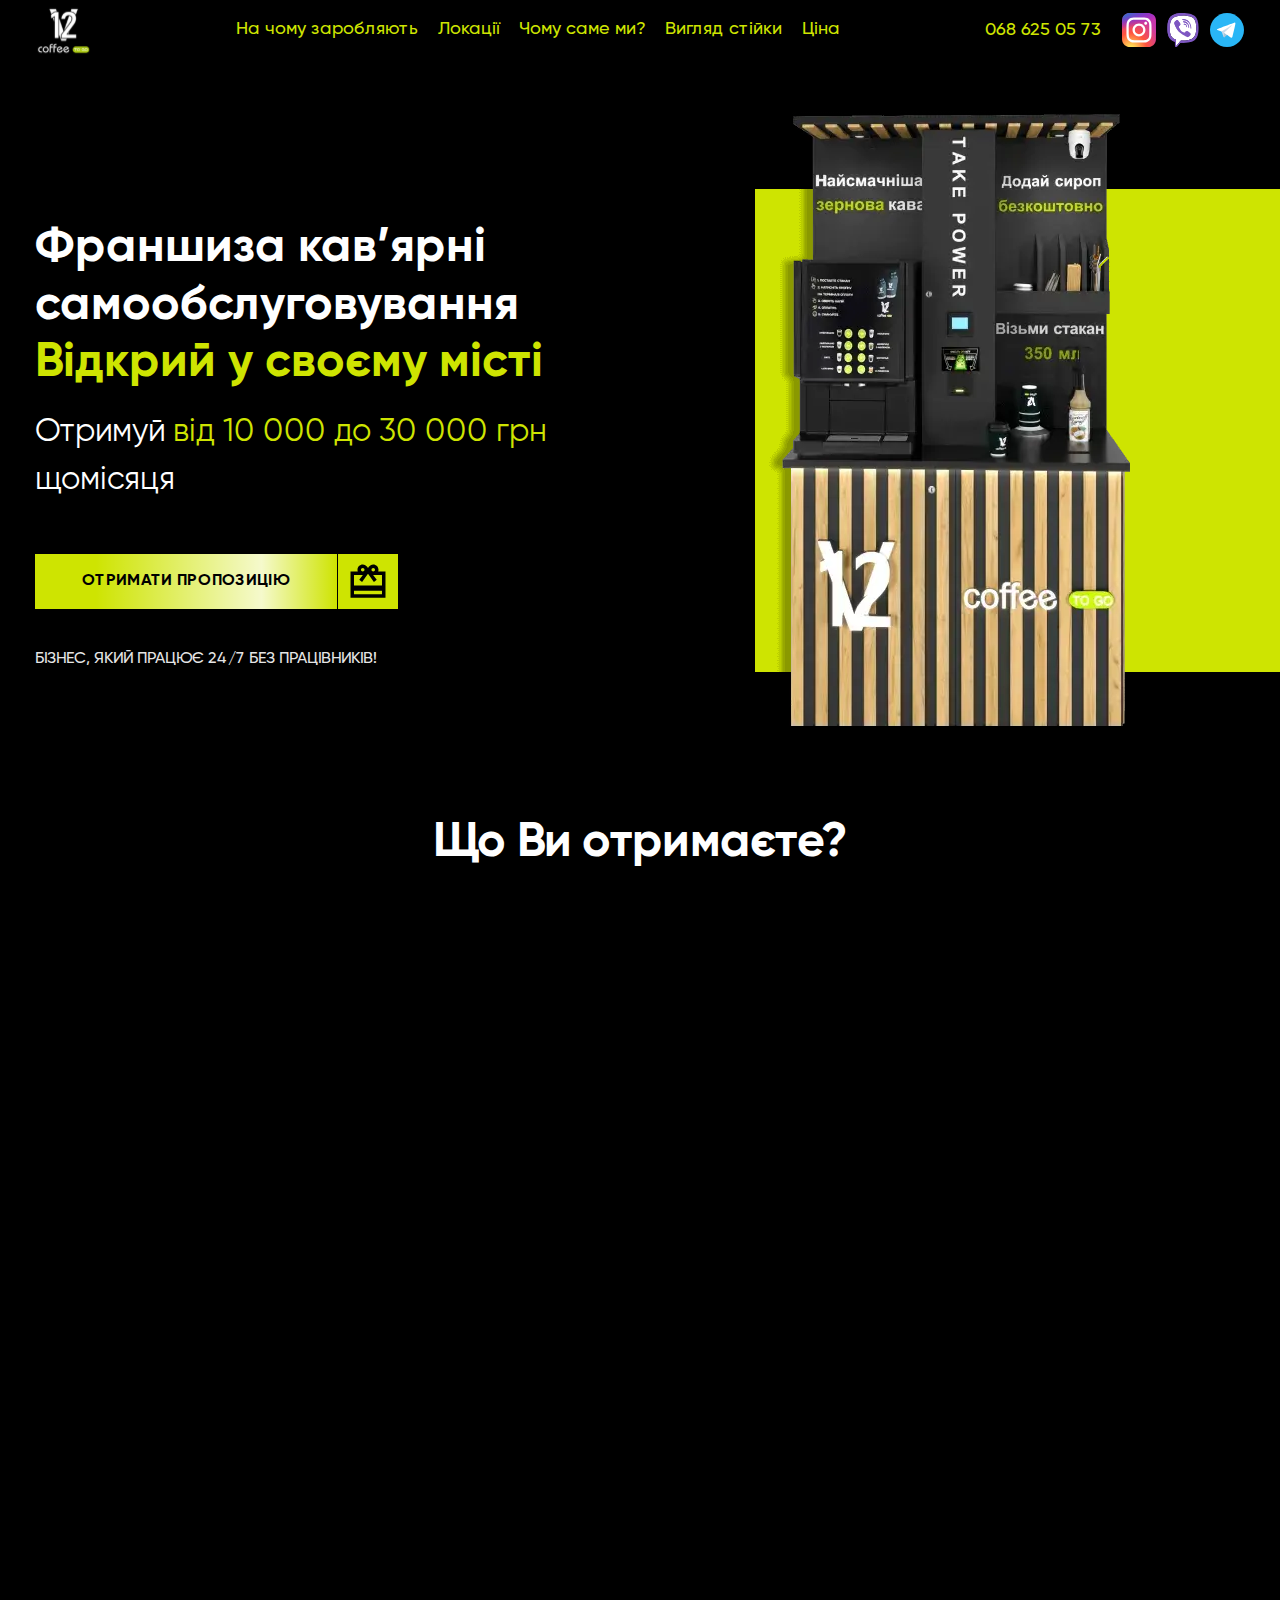
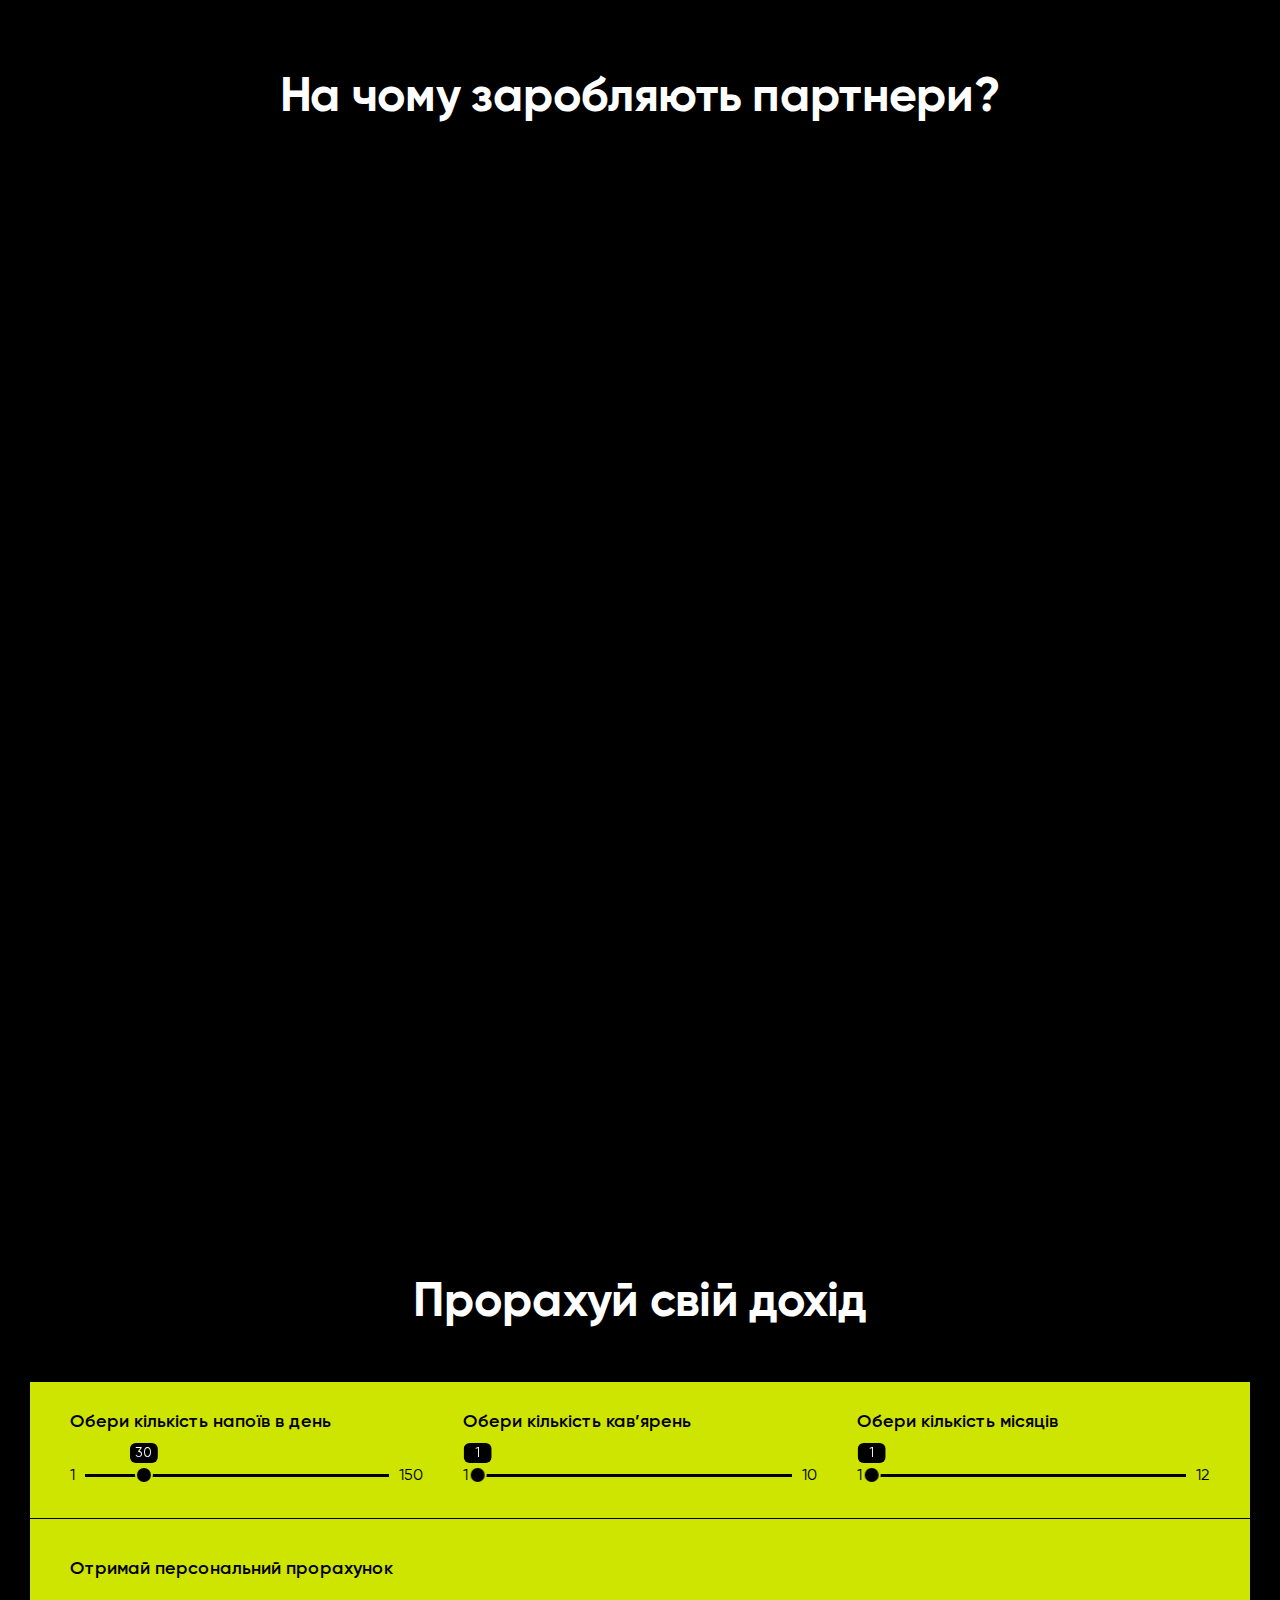
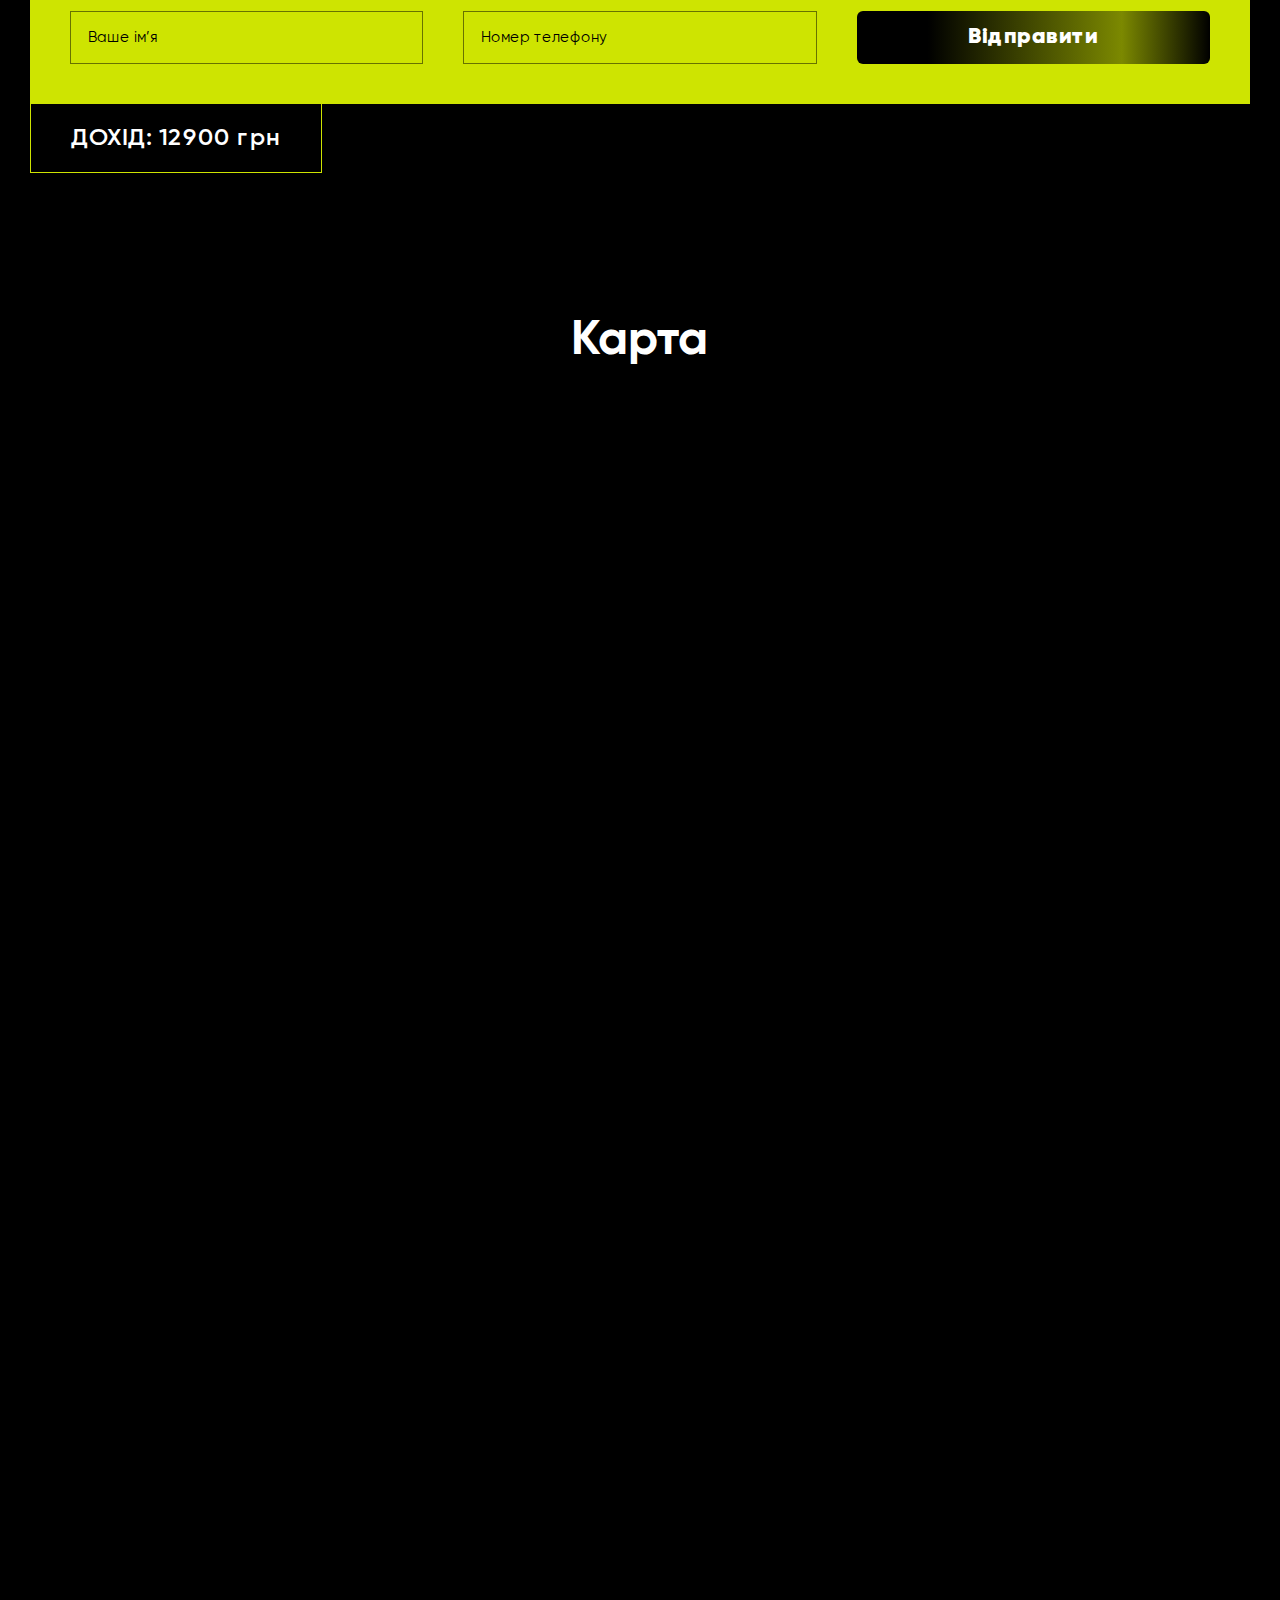
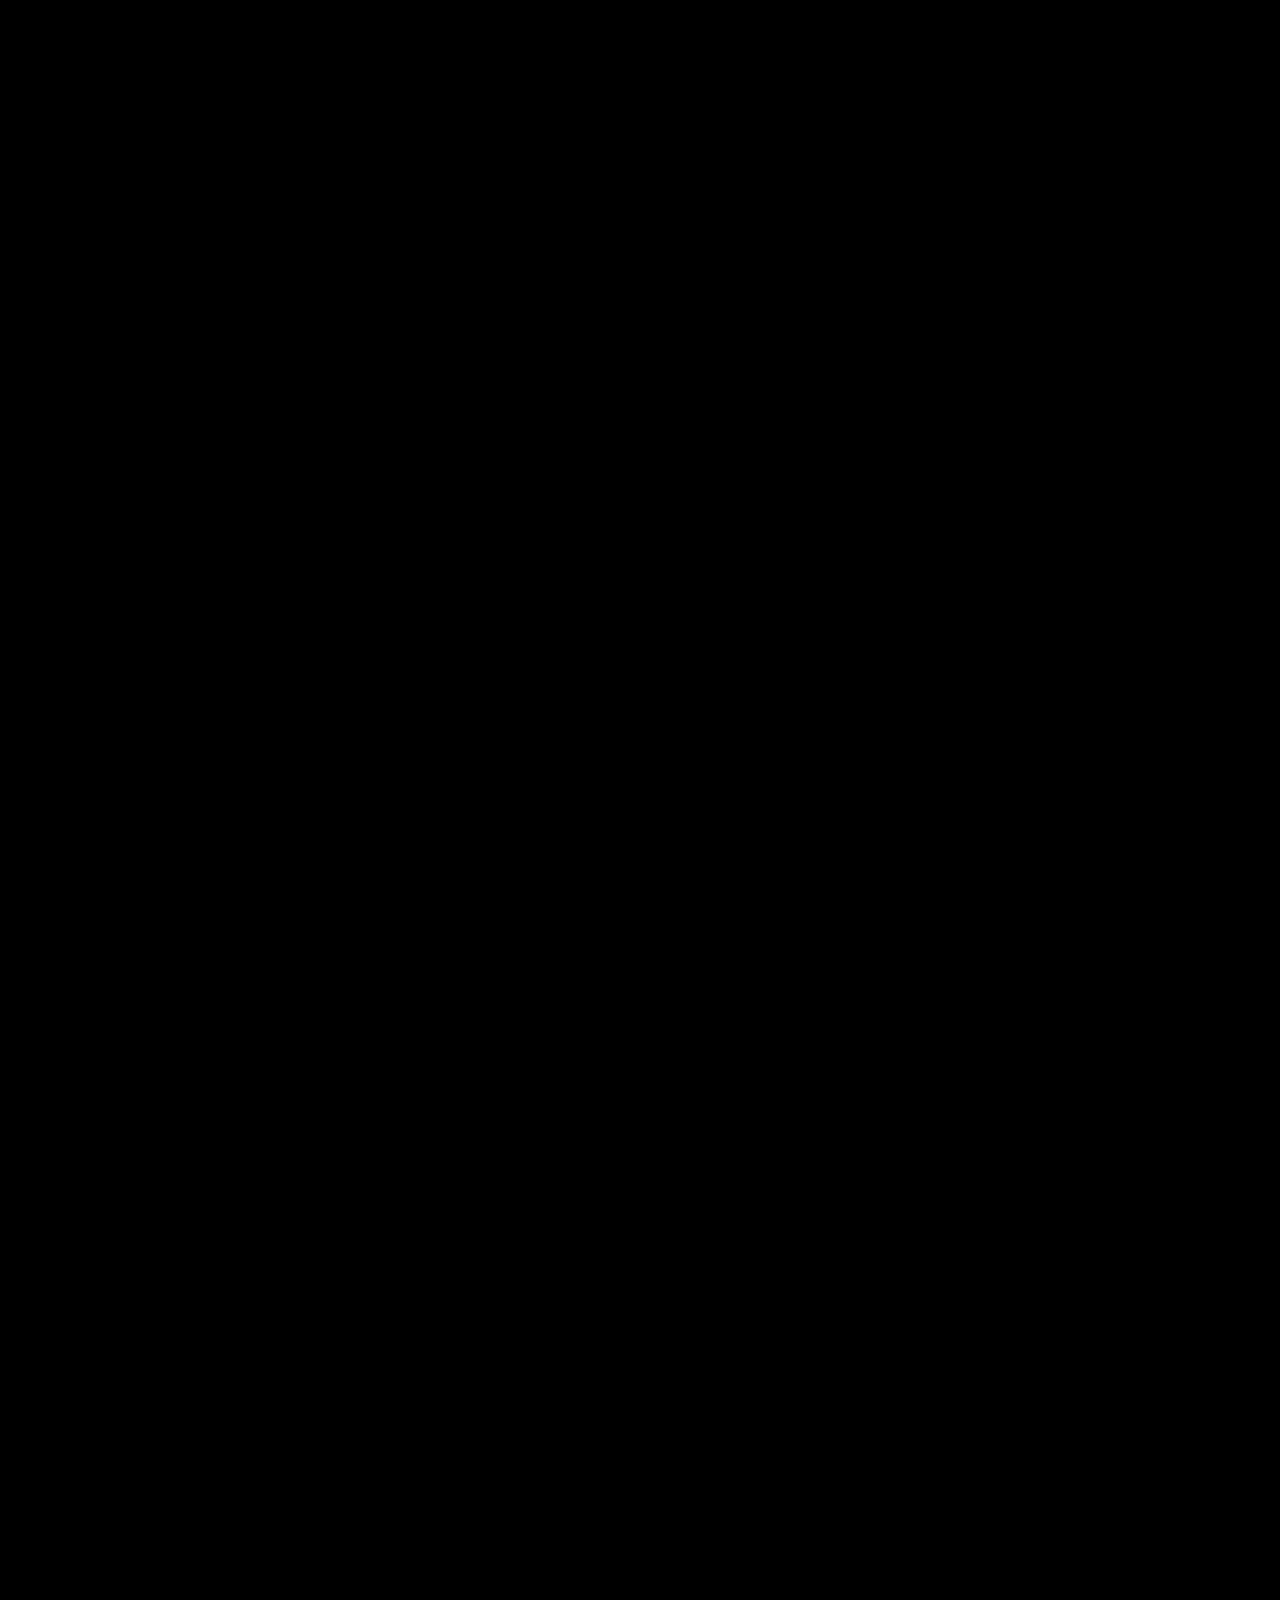
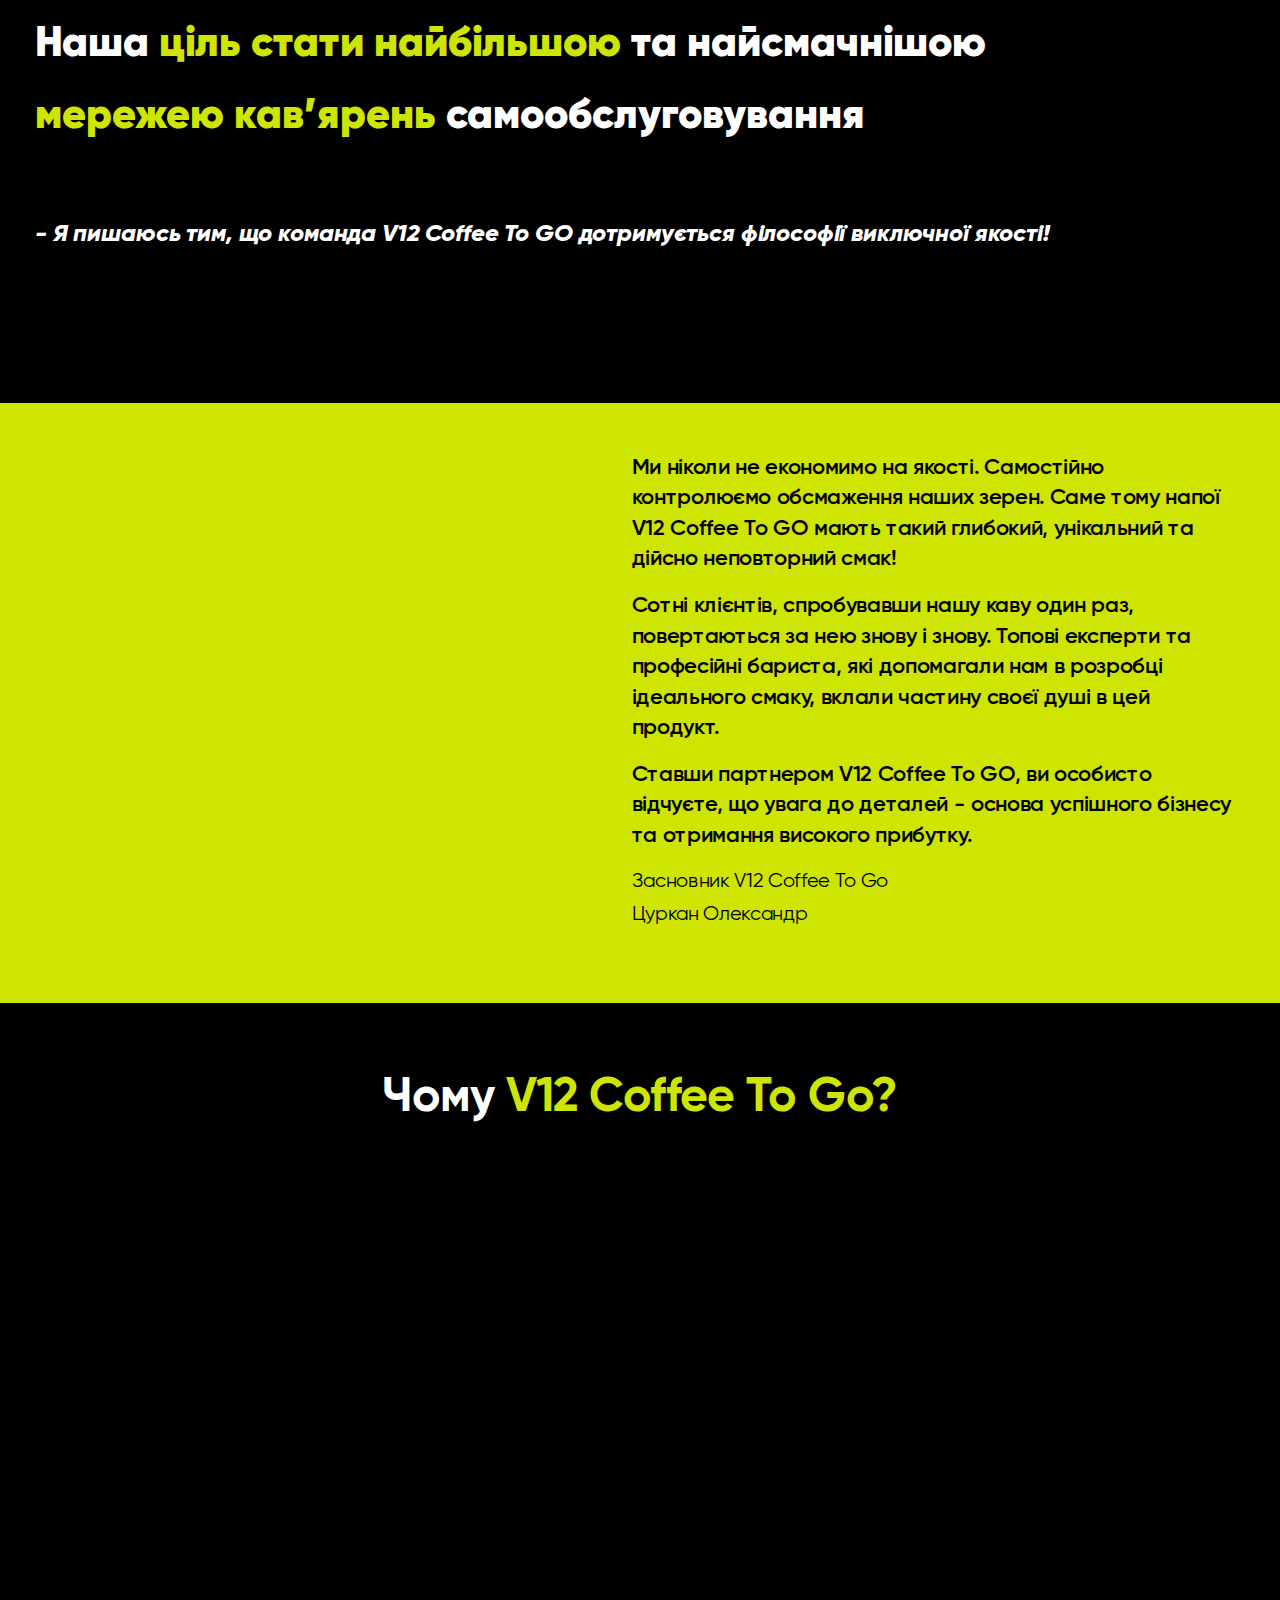
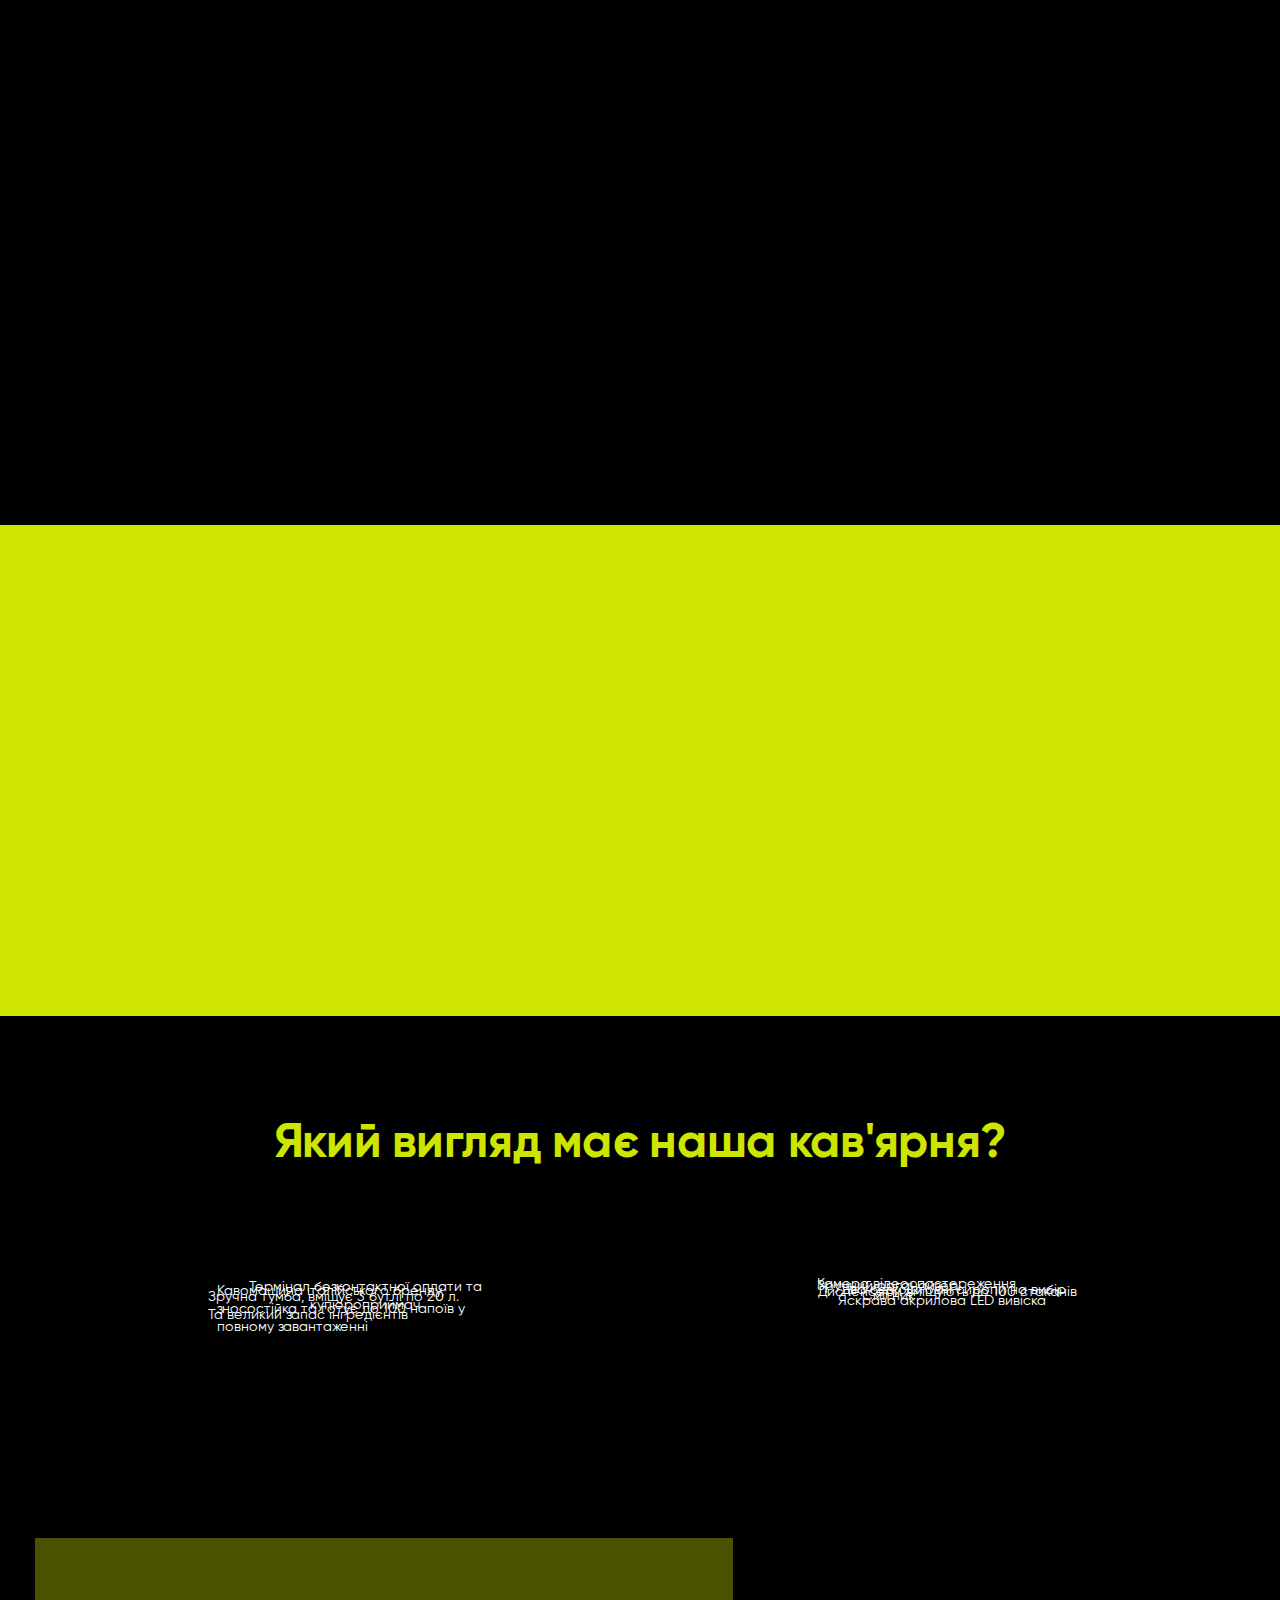
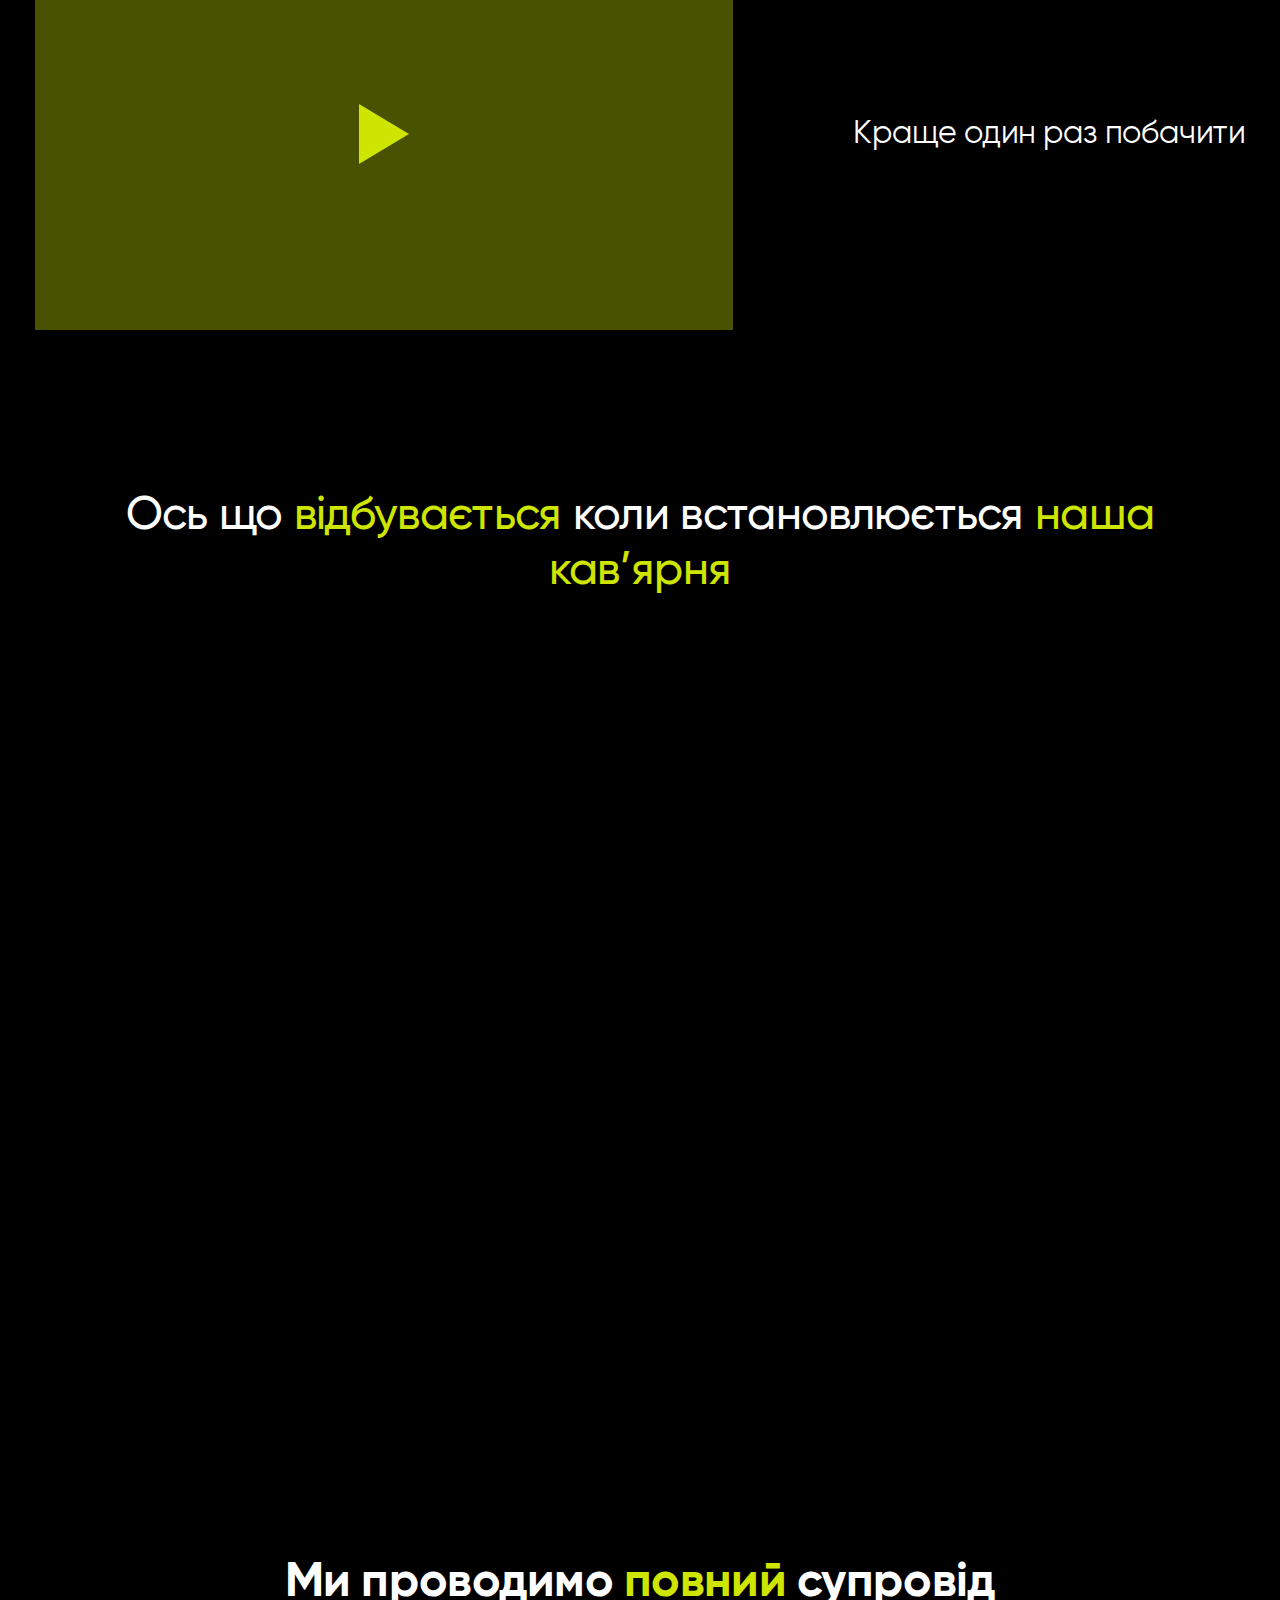
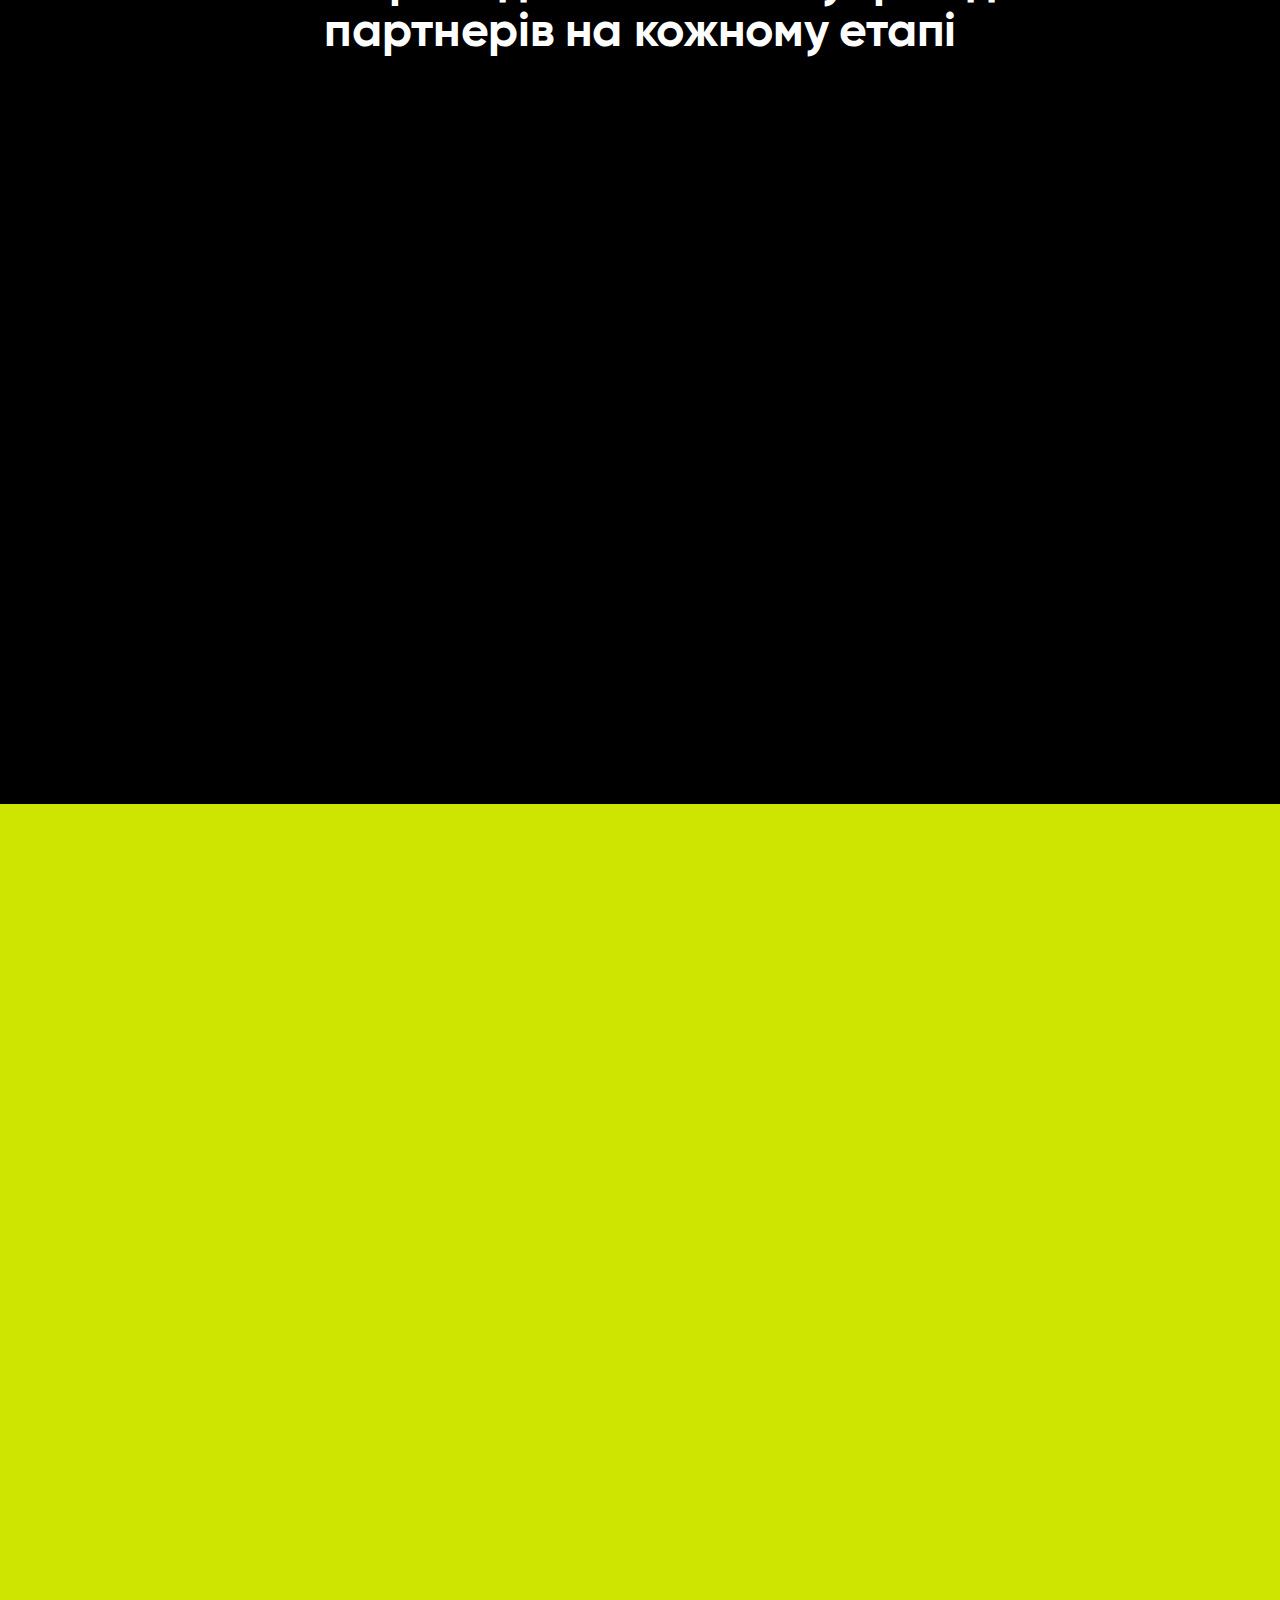
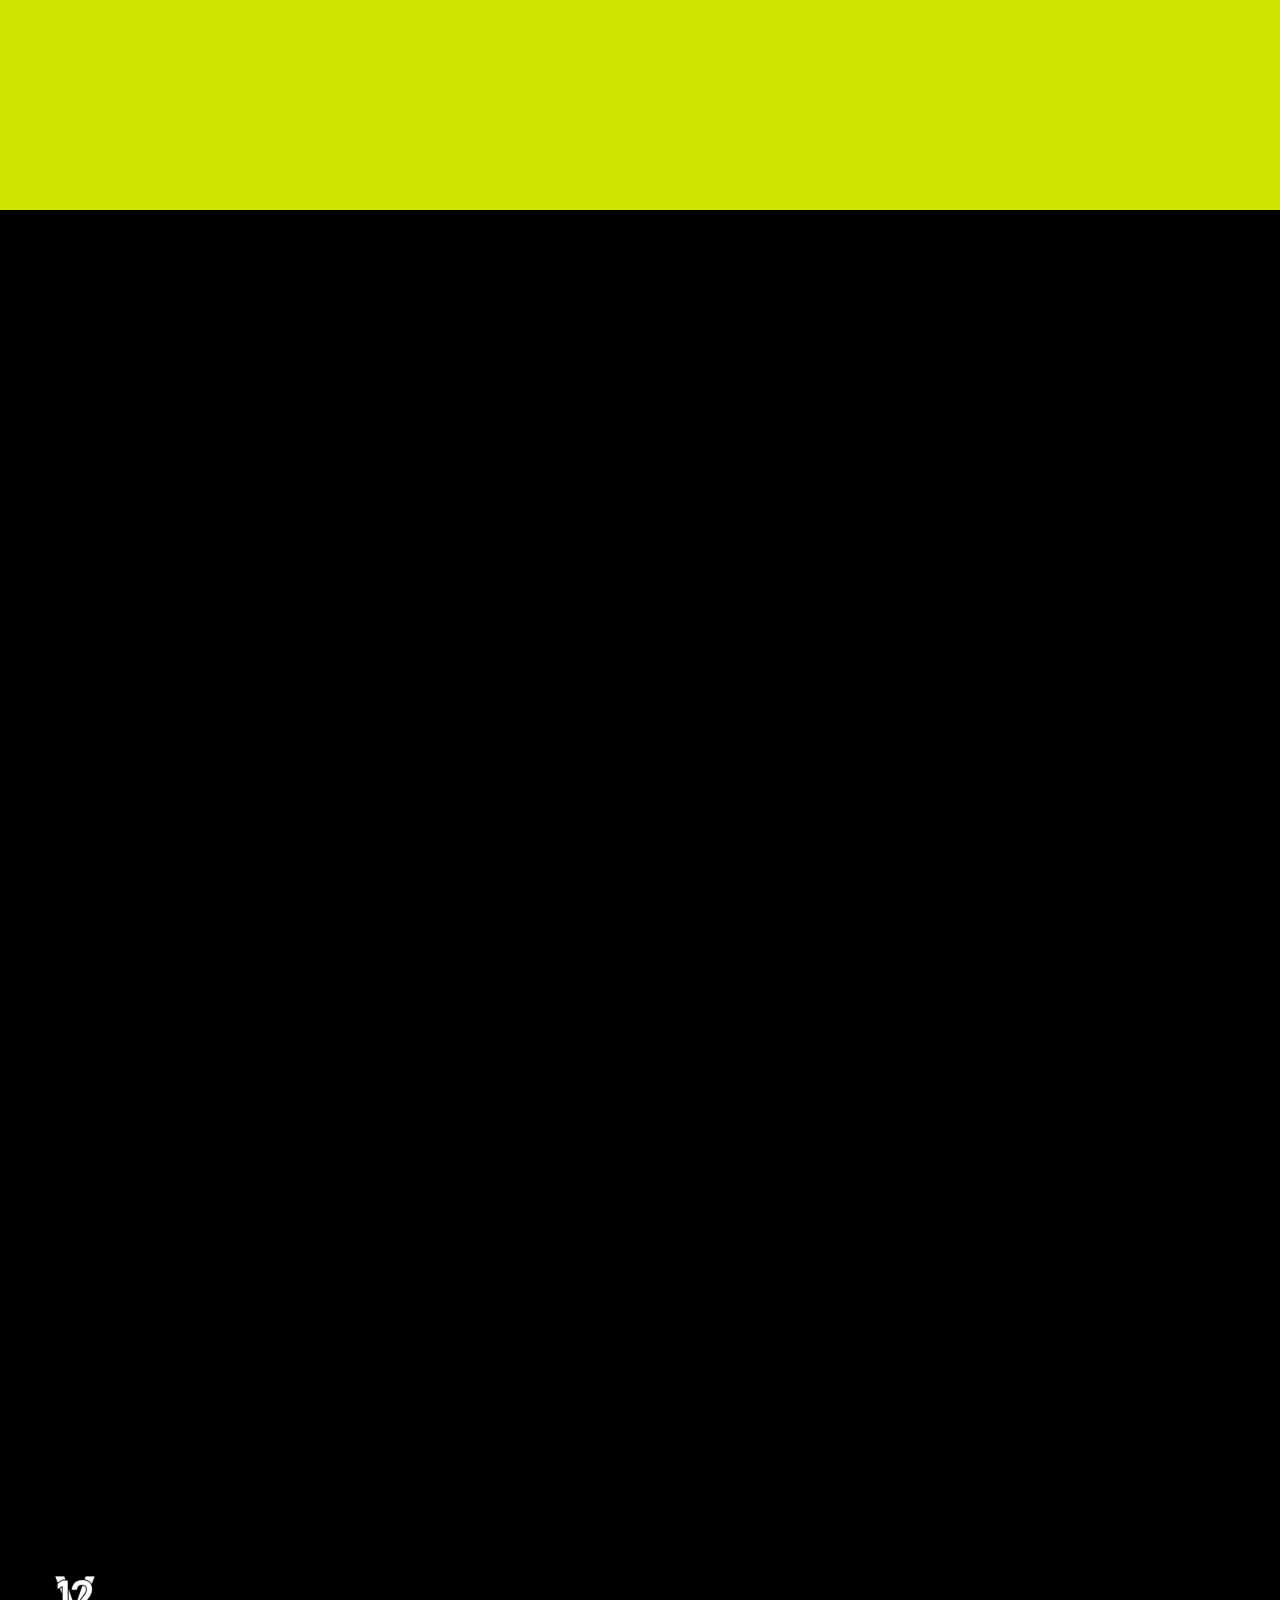
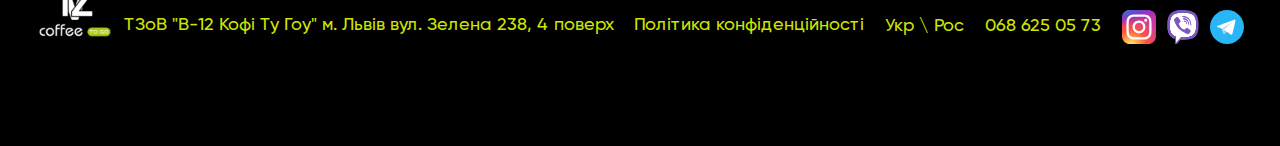
<file: index.html>
<!DOCTYPE html>
<html lang="uk">
<head>
  <meta charset="UTF-8">
  <meta name="viewport" content="width=device-width,initial-scale=1,minimum-scale=1,maximum-scale=1,user-scalable=no">
  <title>Франшиза кав'ярні самообслуговування / V12 Coffee TO GO</title>
  <meta name="description" content="Відкрий у своєму місті кав’ярню самообслуговування по франшизі➤ Отримуй пасивний дохід до 20 000 грн щомісяця. Бізнес, який працює 24/7 без працівників! ☎ 068 625 05 73">
  <link href="/img/favicon.png" type="image/png" rel="icon">
  <link rel="stylesheet" href="css/style.css?1975464495">
  
<!-- Meta Pixel Code -->
<script>
!function(f,b,e,v,n,t,s)
{if(f.fbq)return;n=f.fbq=function(){n.callMethod?
n.callMethod.apply(n,arguments):n.queue.push(arguments)};
if(!f._fbq)f._fbq=n;n.push=n;n.loaded=!0;n.version='2.0';
n.queue=[];t=b.createElement(e);t.async=!0;
t.src=v;s=b.getElementsByTagName(e)[0];
s.parentNode.insertBefore(t,s)}(window, document,'script',
'https://connect.facebook.net/en_US/fbevents.js');
fbq('init', '5415776031848849');
fbq('track', 'PageView');
</script>
<noscript><img height="1" width="1" style="display:none"
src="https://www.facebook.com/tr?id=5415776031848849&ev=PageView&noscript=1"
/></noscript>
<!-- End Meta Pixel Code -->

<!-- Meta Pixel Code -->
<script>
  !function(f,b,e,v,n,t,s)
  {if(f.fbq)return;n=f.fbq=function(){n.callMethod?
  n.callMethod.apply(n,arguments):n.queue.push(arguments)};
  if(!f._fbq)f._fbq=n;n.push=n;n.loaded=!0;n.version='2.0';
  n.queue=[];t=b.createElement(e);t.async=!0;
  t.src=v;s=b.getElementsByTagName(e)[0];
  s.parentNode.insertBefore(t,s)}(window, document,'script',
  'https://connect.facebook.net/en_US/fbevents.js');
  fbq('init', '621046626340192');
  fbq('track', 'PageView');
</script>
<noscript><img height="1" width="1" style="display:none"
  src="https://www.facebook.com/tr?id=621046626340192&ev=PageView&noscript=1"
/></noscript>
<!-- End Meta Pixel Code -->


  <!-- Global site tag (gtag.js) - Google Analytics -->
<script async src="https://www.googletagmanager.com/gtag/js?id=UA-235221948-1"></script>
<script>
  window.dataLayer = window.dataLayer || [];
  function gtag(){dataLayer.push(arguments);}
  gtag('js', new Date());

  gtag('config', 'UA-235221948-1');
</script>

  <!-- Global site tag (gtag.js) - Google Analytics -->
<script async src="https://www.googletagmanager.com/gtag/js?id=G-TD7MBX2JCQ"></script>
<script>
  window.dataLayer = window.dataLayer || [];
  function gtag(){dataLayer.push(arguments);}
  gtag('js', new Date());

  gtag('config', 'G-TD7MBX2JCQ');
</script>
  
  
  
  
</head>
<body>

  <div class="site">
    <!-- header BEGIN -->
    <header class="header">
      <div class="container header__container">
        <a href="#intro-section" class="js-link-anchor logo logo--size-sm header__logo">
          <img src="img/logo.svg" alt="V12 Coffee To Go" class="img logo__img" width="78px" height="74px">
        </a>
        <nav class="nav header__nav" role="navigation">
          <ul class="nav__list">
            <li class="nav__item">
              <a href="#partners-section" class="js-link-anchor nav__link">На чому заробляють</a>
            </li>
            <li class="nav__item">
              <a href="#opportunities-section" class="js-link-anchor nav__link">Локації</a>
            </li>
            <li class="nav__item">
              <a href="#why-we-section" class="js-link-anchor nav__link">Чому саме ми?</a>
            </li>
            <li class="nav__item">
              <a href="#stand-section" class="js-link-anchor nav__link">Вигляд стійки</a>
            </li>
            <li class="nav__item">
              <a href="#franchise-section" class="js-link-anchor nav__link">Ціна</a>
            </li>
          </ul>
        </nav>
        <div class="contacts-block header__contacts">
          <div class="contacts-block__inner">
            <ul class="contacts-block__list">
              <li class="contacts-block__item contacts-block__item--phone">
                <a href="tel:0686250573" class="contacts-block__phone color-accent">068 625 05 73</a>
              </li>
              <li class="contacts-block__item">
                <a href="https://www.instagram.com/v12_coffee_togo/" target="_blank" class="contacts-block__social-link">
                  <img src="img/svg/instagram.svg" alt="Instagram" class="contacts-block__img" width="36px" height="36px">
                </a>
              </li>
              <li class="contacts-block__item">
                <a href="tel:+380638426123" target="_blank" class="contacts-block__social-link">
                  <img src="img/svg/viber.svg" alt="Viber" class="contacts-block__img" width="36px" height="36px">
                </a>
              </li>
              <li class="contacts-block__item">
                <a href="https://t.me/V12CoffeeToGo" target="_blank" class="contacts-block__social-link">
                  <img src="img/svg/telegram.svg" alt="Telegram" class="contacts-block__img" width="36px" height="36px">
                </a>
              </li>
            </ul>
          </div>
        </div>
        <button class="js-header-toggle header__toggles">
          <span class="header__toggle"></span>
          <span class="header__toggle"></span>
          <span class="header__toggle"></span>
        </button>
      </div>
    </header>
    <!-- header END -->
    <!-- intro-section BEGIN -->
    <section id="intro-section" class="intro-section">
      <div class="container intro-section__container">
        <div class="row intro-section__row">
          <div class="col-5 intro-section__col">
            <div class="intro-section__content wow fadeInUp" data-wow-delay=".4s">
              <h1 class="title title-size-2 intro-section__title">Франшиза кав’ярні самообслуговування  
                <span>Відкрий&nbsp;у&nbsp;своєму місті</span>
              </h1>
              <h2 class="title-size-3 intro-section__suptitle">Отримуй <span class="color-accent">від&nbsp;10&nbsp;000 до&nbsp;30&nbsp;000&nbsp;грн</span> щомісяця</h2>
              <div class="btn-gift-group intro-section__btn">
                <a href="#feedback-form" class="js-link-anchor btn btn-gift-group__btn">отримати пропозицію</a>
                <span class="js-btn-gift btn btn--gift btn-gift-group__btn">
                  <svg class="btn__icon-gift">
                    <use xlink:href="./img/sprite.svg#gift"></use>
                  </svg>
                  <span class="btn__text-gift">
                    Залишивши заявку до кінця<br> місяця отримайте в подарунок<br>запас інгредієнтів
                  </span>
                </span>
              </div>
              <p class="intro-section__description">Бізнес, який працює 24/7 без працівників!</p>
            </div>
          </div>
          <div class="col-5 row__col intro-section__col intro-section__col--picture wow fadeIn" data-wow-delay="0s">
            <picture class="picture intro-section__picture">
              <source type="image/webp" srcset="img/png/intro.webp">
              <img src="img/png/intro.png" alt="Франшиза кав’ярні самообслуговування відкрий у своєму місті" class="img intro-section__img" width="386px" height="620px">
            </picture>
          </div>
        </div>
      </div>
    </section>
    <!-- intro-section END -->
    <!-- info-section BEGIN -->
    <section class="info-section">
      <div class="container info-section__container">
        <div class="info-section__inner">
          <h2 class="title title-size-2 info-section__title wow fadeInUp">Що Ви отримаєте?</h2>
          <div class="row info-section__row">
            <div class="col-4 info-section__col">
              <article class="info-card info-section__card wow fadeInUp" data-wow-delay=".4s">
                <p class="info-card__description">Ви отримаєте готову кав'ярню  самообслуговування, яка повністю буде у вашій власності та працюватиме 24/7.</p>
              </article>
            </div>
            <div class="col-4 info-section__col">
              <article class="info-card info-section__card wow fadeInUp" data-wow-delay=".6s">
                <p class="info-card__description">Кав'ярня готує дууууже смачні  напої! Продуманий кожен  елемент бізнесу, щоб для вас  він був максимально вигідним.</p>
              </article>
            </div>
            <div class="col-4 info-section__col">
              <article class="info-card info-section__card wow fadeInUp" data-wow-delay=".8s">
                <p class="info-card__description">Детально продуманий дизайн   стійки, який приваблює клієнтів  з першого погляду.</p>
              </article>
            </div>
          </div>
        </div>
      </div>
    </section>
    <!-- info-section END -->
    <!-- light-section BEGIN -->
    <section class="light-section">
      <div class="container light-section__container">          
        <div class="light-section__inner">
          <div class="light-section__content">
            <h2 class="title title-size-1 light-section__title wow fadeInUp">Швидко і легко</h2>
            <p class="light-section__description wow fadeInUp">Швидкий початок бізнесу за 14 днів з мінімальною тратою часу і людських ресурсів.</p>
            <p class="light-section__description wow fadeInUp">Готове рішення, яке повністю оцифроване. Бізнес,який керується з Вашого смартфону.</p>
            <p class="light-section__description wow fadeInUp">Забезпечуємо усім необхідним для повноцінного запуску.</p>
          </div>
        </div>
      </div>
    </section>
    <!-- light-section END -->
    <!-- partners-section BEGIN -->
    <section id="partners-section" class="partners-section">
      <div class="container container--size-md partners-section__container">
        <h2 class="title title-size-2 partners-section__title">На чому заробляють партнери?</h2>
        <div class="row partners-section__row">
          <div class="col-6 partners-section__col wow fadeInUp">
            <h3 class="partners-card__title partners-card__title--mb">Рентабельність напою</h3>
            <div class="partners-card partners-section__card">
              <h3 class="partners-card__title partners-card__title--dc">Рентабельність напою</h3>
              <ul class="partners-price-list partners-card__price-list">
                <li class="partners-price-list__item">
                  <span class="partners-price-list__goods">Кава:</span>
                  <span class="partners-price-list__price color-accent">3,60&nbsp;грн</span>
                </li>
                <li class="partners-price-list__item">
                  <span class="partners-price-list__goods">Молоко:</span>
                  <span class="partners-price-list__price color-accent">4,84&nbsp;грн</span>
                </li>
                <li class="partners-price-list__item">
                  <span class="partners-price-list__goods">Вода:</span>
                  <span class="partners-price-list__price color-accent">0,29&nbsp;грн</span>
                </li>
                <li class="partners-price-list__item">
                  <span class="partners-price-list__goods">Стакан:</span>
                  <span class="partners-price-list__price color-accent">3,00&nbsp;грн</span>
                </li>
                <li class="partners-price-list__item">
                  <span class="partners-price-list__goods">Кришка та розмішувач:</span>
                  <span class="partners-price-list__price color-accent">  1,49&nbsp;грн</span>
                </li>
              </ul>
              <table class="partners-card__result">
                <tbody>
                  <tr>
                    <td><strong>Разом:</strong></td>
                    <td class="color-accent"><strong>13,21&nbsp;грн</strong></td>
                  </tr>
                  <tr>
                    <td>Вартість капучіно:</td>
                    <td class="color-accent">35,00&nbsp;грн</td>
                  </tr>
                  <tr>
                    <td>Отримуєте:</td>
                    <td class="color-accent">21,79&nbsp;грн</td>
                  </tr>
                </tbody>
              </table>
            </div>
          </div>
          <div class="col-6 partners-section__col wow fadeInUp" data-wow-delay=".8s">
            <h3 class="title-size-3 partners-card__title color-accent partners-card__title--mb">Розрахунок окупності</h3>
            <div class="partners-card partners-section__card partners-card--color-accent">
              <h3 class="title-size-3 partners-card__title color-accent partners-card__title--dc">Розрахунок окупності</h3>
              <ul class="partners-price-list partners-card__price-list">
                <li class="partners-price-list__item">
                  <span class="partners-price-list__goods">оренда локації:</span>
                  <span class="partners-price-list__price color-accent">3000&nbsp;грн</span>
                </li>
                <li class="partners-price-list__item">
                  <span class="partners-price-list__goods">продає кав’ярня в день:</span>
                  <span class="partners-price-list__price color-accent">35&nbsp;напоїв</span>
                </li>
                <li class="partners-price-list__item">
                  <span class="partners-price-list__goods">Отримуєте в місяць:</span>
                  <span class="partners-price-list__price color-accent">19 880&nbsp;грн</span>
                </li>
                <li class="partners-price-list__item">
                  <span class="partners-price-list__goods">період окупності:</span>
                  <span class="partners-price-list__price color-accent">11&nbsp;місяців</span>
                </li>
              </ul>
              <a href="#modal-info" class="js-modal-open partners-card__link color-accent">
                <span class="partners-card__title-link">Детальніше</span>
                <span class="partners-card__img-link">
                  <svg class="img partners-card__img">
                    <use xlink:href="./img/sprite.svg#partners-section-1"></use>
                  </svg>
                </span>
              </a>
            </div>
          </div>
        </div>
      </div>
    </section>
    <!-- partners-section END -->
    <!-- calc-section BEGIN -->
    <section id="calc-section" class="calc-section">
      <div class="container container--size-md calc-section__container">
        <h2 class="title title-size-2 calc-section__title">Прорахуй свій дохід</h2>
        <form action="mail.php" method="POST" class="calc-section__calc">
          <div class="calc-section__calc-body">
            <div class="row calc-section__calc-row">
              <div class="col-4 calc-section__calc-col">
                <h4 class="title-size-6 calc-section__calc-sutitle">Обери кількість напоїв в день</h4>
                <div class="slider-el calc-section__calc-range-slide">
                  <span class="slider-el__range-count">1</span>
                  <div class="js-range-init-1 slider-el__range"></div>
                  <span class="slider-el__range-count">150</span>
                  <span id="calc-count-1" class="visually-hidden"></span>
                </div>
              </div>
              <div class="col-4 calc-section__calc-col">
                <h4 class="title-size-6 calc-section__calc-sutitle">Обери кількість кав’ярень</h4>
                <div class="slider-el calc-section__calc-range-slide">
                  <span class="slider-el__range-count">1</span>
                  <div class="js-range-init-2 slider-el__range"></div>
                  <span class="slider-el__range-count">10</span>
                  <span id="calc-count-2" class="visually-hidden"></span>
                </div>
              </div>
              <div class="col-4 calc-section__calc-col">
                <h4 class="title-size-6 calc-section__calc-sutitle">Обери кількість місяців</h4>
                <div class="slider-el calc-section__calc-range-slide">
                  <span class="slider-el__range-count">1</span>
                  <div class="js-range-init-3 slider-el__range"></div>
                  <span class="slider-el__range-count">12</span>
                  <span id="calc-count-3" class="visually-hidden"></span>
                </div>
              </div>
            </div>
          </div>
          <footer class="calc-section__calc-footer">
            <h4 class="title-size-6 calc-section__calc-sutitle">Отримай персональний прорахунок</h4>
            <div class="row calc-section__calc-footer-row">
              <div class="col-4 calc-section__calc-footer-col">
                <input type="text" name="user_name" class="input input--name" placeholder="Ваше ім’я">
              </div>
              <div class="col-4 calc-section__calc-footer-col">
                <input type="text" name="user_phone" class="js-phone-mask input input--phone" required placeholder="Номер телефону">
                <input type="hidden" name="utm_source" value="">
                <input type="hidden" name="utm_medium" value="">
                <input type="hidden" name="utm_campaign" value="">
                <input type="hidden" name="utm_content" value="">
              </div>
              <div class="col-4 calc-section__calc-footer-col">
                <button type="submit" class="btn btn--theme_dark btn--size-md calc-section__calc-btn">Відправити</button>
              </div>
            </div>
          </footer>
          <div class="title-size-4 calc-section__calc-footer-profit">ДОХІД: <span><span id="calc-profit"></span> грн</span></div>
        </form>
      </div>
    </section>
    <!-- calc-section END -->
    <!-- maps-section BEGIN -->
    <section id="maps-section" class="maps-section">
      <div class="container container--size-md maps-section__container">
        <h2 class="title title-size-2 maps-section__title">Карта</h2>
        <div id="maps-google" class="maps-section__body">
          <iframe src="https://www.google.com/maps/d/embed?mid=1z88FPCzd_MFD3sI703JuURvfErXwieU&ehbc=2E312F&scroll=false" width="100%" height="100%"></iframe>
        </div>
      </div>
    </section>
    <!-- maps-section END -->
    <!-- steps-section BEGIN -->
    <section id="steps-section" class="steps-section">
      <div class="container container--size-md steps-section__container">
        <h2 class="title title-size-2 steps-section__title wow fadeInUp">Етапи співпраці</h2>
        <div class="step-counter steps-section__list">
          <div class="steps-section__list-col wow fadeInUp" data-wow-delay=".2s">
            <article class="step-item steps-section__list-item">
              <span class="step-item__counter"></span>
              <picture class="step-item__picture">
                <img src="img/svg/benefits-section-8.svg" alt="Підписання договору">
              </picture>
              <div class="step-item__content">
                <h3 class="title-size-5 step-item__title">Підписання договору</h3>
                <p class="step-item__text">Є можливість дистанційного укладання угоди</p>
              </div>
            </article>
          </div>
          <div class="steps-section__list-col wow fadeInUp" data-wow-delay=".5s">
            <article class="step-item steps-section__list-item">
              <span class="step-item__counter"></span>
              <picture class="step-item__picture">
                <img src="img/svg/benefits-section-12.svg" alt="Оплата франшизи">
              </picture>
              <div class="step-item__content">
                <h3 class="title-size-5 step-item__title">Оплата франшизи</h3>
                <p class="step-item__text">Можлива оплата авансу 20% та решти вартості перед відправкою кав'ярні</p>
              </div>
            </article>
          </div>
          <div class="steps-section__list-col wow fadeInUp" data-wow-delay=".8s">
            <article class="step-item steps-section__list-item">
              <span class="step-item__counter"></span>
              <picture class="step-item__picture">
                <img src="img/svg/why-we-section-4.svg" alt="Пошук локації">
              </picture>
              <div class="step-item__content">
                <h3 class="title-size-5 step-item__title">Пошук локації</h3>
                <p class="step-item__text">При потребі допомагаємо підібрати найвигідніший варіант розміщення</p>
              </div>
            </article>
          </div>
          <div class="steps-section__list-col wow fadeInUp" data-wow-delay="1.1s">
            <article class="step-item steps-section__list-item">
              <span class="step-item__counter"></span>
              <picture class="step-item__picture">
                <img src="img/svg/benefits-section-13.svg" alt="Оформлення ФОП та відкриття рахунку">
              </picture>
              <div class="step-item__content">
                <h3 class="title-size-5 step-item__title">Оформлення ФОП та відкриття рахунку</h3>
                <p class="step-item__text">На даному етапі супровід ведеться нашим бухгалтером та закріпленим за вами менеджером банку</p>
              </div>
            </article>
          </div>
          <div class="steps-section__list-col wow fadeInUp" data-wow-delay="1.4s">
            <article class="step-item steps-section__list-item">
              <span class="step-item__counter"></span>
              <picture class="step-item__picture">
                <img src="img/svg/benefits-section-2.svg" alt="Налаштування параметрів кав'ярні під партнера">
              </picture>
              <div class="step-item__content">
                <h3 class="title-size-5 step-item__title">Налаштування параметрів кав'ярні під партнера</h3>
                <p class="step-item__text">Прошивка рахунку під термінал, програмування купюроприймача, встановлення ціни напоїв, налаштування телеметрії</p>
              </div>
            </article>
          </div>
          <div class="steps-section__list-col wow fadeInUp" data-wow-delay="1.7s">
            <article class="step-item steps-section__list-item">
              <span class="step-item__counter"></span>
              <picture class="step-item__picture">
                <img src="img/svg/benefits-section-9.svg" alt="Доставка">
              </picture>
              <div class="step-item__content">
                <h3 class="title-size-5 step-item__title">Доставка</h3>
                <p class="step-item__text">Можливість самовивозу або організація доставки за рахунок транслогістичної</p>
              </div>
            </article>
          </div>
          <div class="steps-section__list-col wow fadeInUp" data-wow-delay="1.8s">
            <article class="step-item steps-section__list-item">
              <span class="step-item__counter"></span>
              <picture class="step-item__picture">
                <img src="img/svg/benefits-section-7.svg" alt="Встановлення">
              </picture>
              <div class="step-item__content">
                <h3 class="title-size-5 step-item__title">Встановлення</h3>
                <p class="step-item__text">За допомогою доступних інструкцій займає 45 хвилин</p>
              </div>
            </article>
          </div>
          <div class="steps-section__list-col wow fadeInUp" data-wow-delay="2s">
            <article class="step-item steps-section__list-item">
              <span class="step-item__counter"></span>
              <picture class="step-item__picture">
                <img src="img/svg/benefits-section-10.svg" alt="Просування">
              </picture>
              <div class="step-item__content">
                <h3 class="title-size-5 step-item__title">Просування</h3>
                <p class="step-item__text">Ми надаємо рекомендації по просуванню, публікацію в соц. мережах, а також послуги нашого дизайнера</p>
              </div>
            </article>
          </div>
          <div class="steps-section__list-col wow fadeInUp" data-wow-delay="2.2s">
            <article class="step-item steps-section__list-item">
              <span class="step-item__counter"></span>
              <picture class="step-item__picture">
                <img src="img/svg/benefits-section-1.svg" alt="Супровід на всіх етапах роботи">
              </picture>
              <div class="step-item__content">
                <h3 class="title-size-5 step-item__title">Супровід на всіх етапах роботи</h3>
                <p class="step-item__text">Аналіз показникіїв продажу, рекомендації з покращення</p>
              </div>
            </article>
          </div>
        </div>
      </div>
    </section>
    <!-- steps-section END -->
    <!-- opportunities-section BEGIN -->
    <section id="opportunities-section" class="opportunities-section">
      <div class="container opportunities-section__container">
        <h2 class="title title-size-2 opportunities-section__title wow fadeInUp">Ви можете встановити кав'ярню  практично <span class="color-accent">будь-де</span></h2>
        <div class="section-list opportunities-section__list">
          <div class="row section-list__row">
            <div class="col-4 section-list__col wow fadeInUp" data-wow-delay=".2s">
              <div class="section-card section-list__card">
                <picture class="picture section-card__picture">
                  <img src="img/svg/opportunities-section-1.svg" alt="Магазини" class="img section-card__img" width="96px" height="96px" loading="lazy">
                </picture>
                <div class="section-card__content">
                  <h3 class="section-card__title">Магазини</h3>
                  <p class="section-card__subtitle">Прикасова зона у магазині</p>
                </div>
              </div>
            </div>
            <div class="col-4 section-list__col wow fadeInUp" data-wow-delay=".5s">
              <div class="section-card section-list__card">
                <picture class="picture section-card__picture">
                  <img src="img/svg/opportunities-section-2.svg" alt="Сервіси" class="img section-card__img" width="96px" height="96px" loading="lazy">
                </picture>
                <div class="section-card__content">
                  <h3 class="section-card__title">Сервіси</h3>
                  <p class="section-card__subtitle">У будь-якому сервісі міста</p>
                </div>
              </div>
            </div>
            <div class="col-4 section-list__col wow fadeInUp" data-wow-delay=".8s">
              <div class="section-card section-list__card">
                <picture class="picture section-card__picture">
                  <img src="img/svg/opportunities-section-3.svg" alt="Готелі" class="img section-card__img" width="96px" height="96px" loading="lazy">
                </picture>
                <div class="section-card__content">
                  <h3 class="section-card__title">Готелі</h3>
                  <p class="section-card__subtitle">Зона рецепції у готелях</p>
                </div>
              </div>
            </div>
            <div class="col-4 section-list__col wow fadeInUp" data-wow-delay="1.1s">
              <div class="section-card section-list__card">
                <picture class="picture section-card__picture">
                  <img src="img/svg/opportunities-section-4.svg" alt="Офіси" class="img section-card__img" width="96px" height="96px" loading="lazy">
                </picture>
                <div class="section-card__content">
                  <h3 class="section-card__title">Офіси</h3>
                  <p class="section-card__subtitle">Усі бізнес-центри</p>
                </div>
              </div>
            </div>
            <div class="col-4 section-list__col wow fadeInUp" data-wow-delay="1.4s">
              <div class="section-card section-list__card">
                <picture class="picture section-card__picture">
                  <img src="img/svg/opportunities-section-5.svg" alt="АЗС" class="img section-card__img" width="96px" height="96px" loading="lazy">
                </picture>
                <div class="section-card__content">
                  <h3 class="section-card__title">АЗС</h3>
                  <p class="section-card__subtitle">Будь-яка заправка</p>
                </div>
              </div>
            </div>
            <div class="col-4 section-list__col wow fadeInUp" data-wow-delay="1.7s">
              <div class="section-card section-list__card">
                <picture class="picture section-card__picture">
                  <img src="img/svg/opportunities-section-6.svg" alt="Торгові центри" class="img section-card__img" width="96px" height="96px" loading="lazy">
                </picture>
                <div class="section-card__content">
                  <h3 class="section-card__title">Торгові центри</h3>
                  <p class="section-card__subtitle">Будь-який ТРЦ</p>
                </div>
              </div>
            </div>
          </div>
        </div>
      </div>
    </section>
    <!-- opportunities-section END -->
    <!-- purposes-section BEGIN -->
    <section class="purposes-section">
      <div class="container purposes-section__container">
        <div class="purposes-section__inner">
          <h2 class="purposes-section__title">Наша <span class="color-accent">ціль стати найбільшою</span> та найсмачнішою <span class="color-accent">мережею кав’ярень</span> самообслуговування</h2>
          <p class="purposes-section__suptitle">- Я пишаюсь тим, що команда V12 Coffee To GO дотримується філософії виключної якості!</p>
        </div>
      </div>
    </section>
    <!-- purposes-section END -->
    <!-- owner-section BEGIN -->
    <section class="owner-section">
      <div class="container owner-section__container">
        <div class="row owner-section__row">
          <div class="col-5 owner-section__col owner-section__col--picture">
            <picture class="picture owner-section__picture">
              <source type="image/webp" srcset="img/png/owner.webp">
              <img src="img/png/owner.png" alt="Цуркан Олександр" class="img owner-section__img" width="500px" height="600px" loading="lazy">
            </picture>
          </div>
          <div class="col-7 owner-section__col owner-section__col--content">
            <div class="owner-content content owner-section__content">
              <p class="owner-content__text">Ми ніколи не економимо на якості. Самостійно контролюємо обсмаження наших зерен. Саме тому напої V12 Coffee To GO мають такий глибокий, унікальний та дійсно неповторний смак!</p>
              <p class="owner-content__text">Сотні клієнтів, спробувавши нашу каву один раз, повертаються за нею знову і знову. Топові експерти та професійні бариста, які допомагали нам в розробці ідеального смаку, вклали частину своєї душі в цей продукт.</p>
              <p class="owner-content__text">Ставши партнером V12 Coffee To GO, ви особисто відчуєте, що увага до деталей - основа успішного бізнесу та отримання високого прибутку.</p>
              <p class="owner-content__text-info">Засновник V12 Coffee To Go</p>
              <p class="owner-content__text-info">Цуркан Олександр</p>
            </div>
          </div>
        </div>
      </div>
    </section>
    <!-- owner-section END -->
    <!-- why-we-section BEGIN -->
    <section id="why-we-section" class="why-we-section">
      <div class="container why-we-section__container">
        <h2 class="title title-size-2 why-we-section__title">Чому <span class="color-accent">V12 Coffee To Go?</span></h2>
        <div class="section-list why-we-section__list">
          <div class="row section-list__row">
            <div class="col-4 section-list__col wow fadeInUp" data-wow-delay=".2s">
              <div class="section-card section-list__card">
                <picture class="picture section-card__picture">
                  <img src="img/svg/why-we-section-1.svg" alt="" class="img section-card__img" width="96px" height="96px" loading="lazy">
                </picture>
                <div class="section-card__content">
                  <h3 class="section-card__title">Професійний підхід до кожного елементу бізнес-моделі</h3>
                </div>
              </div>
            </div>
            <div class="col-4 section-list__col wow fadeInUp" data-wow-delay=".5s">
              <div class="section-card section-list__card">
                <picture class="picture section-card__picture">
                  <img src="img/svg/why-we-section-2.svg" alt="" class="img section-card__img" width="96px" height="96px" loading="lazy">
                </picture>
                <div class="section-card__content">
                  <h3 class="section-card__title">Ексклюзивні умови на всіх етапах партнерства</h3>
                </div>
              </div>
            </div>
            <div class="col-4 section-list__col wow fadeInUp" data-wow-delay=".8s">
              <div class="section-card section-list__card">
                <picture class="picture section-card__picture">
                  <img src="img/svg/why-we-section-3.svg" alt="" class="img section-card__img" width="96px" height="96px" loading="lazy">
                </picture>
                <div class="section-card__content">
                  <h3 class="section-card__title">Власний технічний відділ</h3>
                </div>
              </div>
            </div>
            <div class="col-4 section-list__col wow fadeInUp" data-wow-delay="1.1s">
              <div class="section-card section-list__card">
                <picture class="picture section-card__picture">
                  <img src="img/svg/why-we-section-4.svg" alt="" class="img section-card__img" width="96px" height="96px" loading="lazy">
                </picture>
                <div class="section-card__content">
                  <h3 class="section-card__title">Інгрідієнти преміальної якості, зручна логістика</h3>
                </div>
              </div>
            </div>
            <div class="col-4 section-list__col wow fadeInUp" data-wow-delay="1.4s">
              <div class="section-card section-list__card">
                <picture class="picture section-card__picture">
                  <img src="img/svg/why-we-section-5.svg" alt="" class="img section-card__img" width="96px" height="96px" loading="lazy">
                </picture>
                <div class="section-card__content">
                  <h3 class="section-card__title">Бізнес в смартфоні-моніторинг показників та продажів</h3>
                </div>
              </div>
            </div>
            <div class="col-4 section-list__col wow fadeInUp" data-wow-delay="1.7s">
              <div class="section-card section-list__card">
                <picture class="picture section-card__picture">
                  <img src="img/svg/why-we-section-6.svg" alt="" class="img section-card__img" width="96px" height="96px" loading="lazy">
                </picture>
                <div class="section-card__content">
                  <h3 class="section-card__title">Найвища якість та контроль за рахунок власного виробництва</h3>
                </div>
              </div>
            </div>
          </div>
        </div>
      </div>
    </section>
    <!-- why-we-section END -->
    <!-- return-section BEGIN -->
    <section class="return-section">
      <div class="container return-section__container">
        <div class="row return-section__row">
          <div class="col-8 return-section__col return-section__col--content">
            <div class="return-content return-section__content wow fadeInUp">
              <h2 class="return-content__title">Ми впевнені у нашій бізнес-моделі!</h2>
              <p class="return-content__suptitle"> Тому готові повернути до 100%  інвестицій протягом 6 місяців, якщо ви не отримаєте оптимальний результат.</p>
              <div class="btn-gift-group return-content__btn">
                <a href="#feedback-form" class="js-link-anchor btn btn--theme_dark btn--size-md  btn-gift-group__btn">Консультація</a>
                <span class="js-btn-gift btn btn--theme_dark  btn--size-md btn--gift btn-gift-group__btn">
                  <svg class="btn__icon-gift">
                    <use xlink:href="./img/sprite.svg#gift"></use>
                  </svg>
                  <span class="btn__text-gift">
                    Залишивши заявку до кінця<br> місяця отримайте в подарунок<br>запас інгредієнтів
                  </span>
                </span>
              </div>
            </div>
          </div>
          <div class="col-4 return-section__col return-section__col--picture">
            <picture class="return-section__picture wow fadeInUp">
              <source type="image/webp" srcset="img/png/return.webp">
              <img src="img/png/return.png" alt="Coffe Cup" class="return-section__img" width="433px" height="568px" loading="lazy">
            </picture>
          </div>
        </div>
      </div>
    </section>
    <!-- return-section END -->
    <!-- stand-section BEGIN -->
    <section id="stand-section" class="stand-section">
      <div class="container stand-section__container">
        <h2 class="title title-size-2 stand-section__title"><span class="color-accent">Який вигляд має наша кав'ярня?</span></h2>
        <div class="stand-section__inner">
          <picture class="picture stand-section__picture stand-section__picture--desktop">
            <source type="image/webp" srcset="img/png/marks-machine.webp?v=2">
            <img src="img/png/marks-machine.png?v=2" alt="Який вигляд має наша кав'ярня?" class="stand-section__img" width="1312px" height="1160px" loading="lazy">
          </picture>
          <picture class="picture stand-section__picture--mobile">
            <source type="image/webp" srcset="img/png/marks-machine-mobile.webp">
            <img src="img/png/marks-machine-mobile.png" alt="Який вигляд має наша кав'ярня?" class="stand-section__img" width="626px" height="1107px" loading="lazy">
          </picture>
          <div class="stand-marks">
            <ul class="stand-marks__list">
              <li class="stand-marks__card stand-marks__card--1">Зручний органайзер</li>
              <li class="stand-marks__card stand-marks__card--2">Термінал безконтактної оплати та купюроприймач</li>
              <li class="stand-marks__card stand-marks__card--3">Два безкоштовні сиропи на вибір</li>
              <li class="stand-marks__card stand-marks__card--4">Кавомашина італійського бренду, зносостійка та готує до 100 напоїв у повному завантаженні</li>
              <li class="stand-marks__card stand-marks__card--5">Диспенсери вміщують до 100 стаканів</li>
              <li class="stand-marks__card stand-marks__card--6">Смітник</li>
              <li class="stand-marks__card stand-marks__card--7">Зручна тумба, вміщує 3 бутлі по 20 л. Та великий запас інгредієнтів</li>
              <li class="stand-marks__card stand-marks__card--8">Яскрава акрилова LED вивіска</li>
              <li class="stand-marks__card stand-marks__card--9">Камера відеоспостереження</li>
            </ul>
          </div>
        </div>
      </div>
    </section>
    <!-- stand-section END -->
    <!-- video-section BEGIN -->
    <section class="about-media-section">
      <div class="container about-media-section__container">
        <div class="row about-media-section__row">
          <div class="col-7 about-media-section__col about-media-section__col--video">
            <div class="video-responsive about-media-section__video">
              <picture class="video-responsive__cover">
                <source type="image/webp" srcset="img/png/video-cover.webp">
                <img src="img/png/video-cover.jpg" width="698px" height="394px" loading="lazy">
              </picture>
            </div>
          </div>
          <div class="col-5 about-media-section__col about-media-section__col--content">
            <h3 class="title-size-3 about-media-section__title">Краще один раз побачити</h3>
          </div>
        </div>
      </div>
    </section>
    <!-- about-media-section END -->
    <!-- gallery-section BEGIN -->
    <section class="gallery-section">
      <div class="container gallery-section__container">
        <h2 class="title title-size-2 gallery-section__title">Ось що <span class="color-accent">відбувається</span> коли встановлюється <span class="color-accent">наша кав’ярня</span></h2>
        <div class="gallery-section__inner">
          <div class="row gallery-section__row">
            <div class="col-6 gallery-section__col wow fadeIn" data-wow-delay="0s">
              <picture class="picture gallery-section__picture">
                <source type="image/webp" srcset="img/png/gallery-1.webp">
                <img src="img/png/gallery-1.jpg" alt="Ось що відбувається коли встановлюється нова кав’ярня" class="img gallery-section__img" width="596px" height="750px" loading="lazy">
              </picture>
            </div>
            <div class="col-6 gallery-section__col wow fadeIn" data-wow-delay=".5s">
              <picture class="picture gallery-section__picture">
                <source type="image/webp" srcset="img/png/gallery-2.webp">
                <img src="img/png/gallery-2.jpg" alt="Ось що відбувається коли встановлюється нова кав’ярня" class="img gallery-section__img" width="596px" height="750px" loading="lazy">
              </picture>
            </div>
          </div>
        </div>
      </div>
    </section>
    <!-- gallery-section END -->
    <!-- benefits-section BEGIN -->
    <section class="benefits-section">
      <div class="container benefits-section__container">
        <h2 class="title title-size-2 benefits-section__title">Ми проводимо <span class="color-accent">повний</span> супровід  партнерів на кожному етапі</h2>
        <div class="section-list benefits-section__list">
          <div class="row section-list__row">
            <div class="col-4 section-list__col wow fadeInUp" data-wow-delay="0s">
              <div class="section-card section-list__card">
                <picture class="picture section-card__picture">
                  <img src="img/svg/benefits-section-1.svg" alt="" class="img section-card__img" width="96px" height="96px" loading="lazy">
                </picture>
                <div class="section-card__content">
                  <p class="section-card__description">Відділ супроводу допоможе у запуску та розвитку кав'ярні: від реєстрації ФОП до блискучих результатів</p>
                </div>
              </div>
            </div>
            <div class="col-4 section-list__col wow fadeInUp" data-wow-delay=".1s">
              <div class="section-card section-list__card">
                <picture class="picture section-card__picture">
                  <img src="img/svg/benefits-section-2.svg" alt="" class="img section-card__img" width="96px" height="96px" loading="lazy">
                </picture>
                <div class="section-card__content">
                  <p class="section-card__description">Власна IT-платформа – це система лояльності для гостей, а для партнера інструмент обліку продажу та витрат</p>
                </div>
              </div>
            </div>
            <div class="col-4 section-list__col wow fadeInUp" data-wow-delay=".4s">
              <div class="section-card section-list__card">
                <picture class="picture section-card__picture">
                  <img src="img/svg/benefits-section-3.svg" alt="" class="img section-card__img" width="96px" height="96px" loading="lazy">
                </picture>
                <div class="section-card__content">
                  <p class="section-card__description">Наше виробництво надає якісні меблі та збірку кав'ярні у короткі терміни</p>
                </div>
              </div>
            </div>
            <div class="col-4 section-list__col wow fadeInUp" data-wow-delay=".7s">
              <div class="section-card section-list__card">
                <picture class="picture section-card__picture">
                  <img src="img/svg/benefits-section-4.svg" alt="" class="img section-card__img" width="96px" height="96px" loading="lazy">
                </picture>
                <div class="section-card__content">
                  <p class="section-card__description">Торговий дім забезпечить якісними інгредієнтами та розхідниками за низькими цінами</p>
                </div>
              </div>
            </div>
            <div class="col-4 section-list__col wow fadeInUp" data-wow-delay="1s">
              <div class="section-card section-list__card">
                <picture class="picture section-card__picture">
                  <img src="img/svg/benefits-section-5.svg" alt="" class="img section-card__img" width="96px" height="96px" loading="lazy">
                </picture>
                <div class="section-card__content">
                  <p class="section-card__description">Відділ маркетингу запропонує просування вашої кав'ярні та допоможе на кожному етапі</p>
                </div>
              </div>
            </div>
            <div class="col-4 section-list__col wow fadeInUp" data-wow-delay="1.3s">
              <div class="section-card section-list__card">
                <picture class="picture section-card__picture">
                  <img src="img/svg/benefits-section-6.svg" alt="" class="img section-card__img" width="96px" height="96px" loading="lazy">
                </picture>
                <div class="section-card__content">
                  <p class="section-card__description">Консультація з питань підбору локації та рекомендації для покращення роботи кав'ярні</p>
                </div>
              </div>
            </div>
          </div>
        </div>
      </div>
    </section>
    <!-- benefits-section END -->
    <!-- franchise-section BEGIN -->
    <section id="franchise-section" class="franchise-section">
      <div class="container franchise-section__container">
        <div class="row franchise-section__row">
          <div class="col-5 franchise-section__col franchise-section__col--picture">
            <picture class="picture franchise-section__picture wow fadeInUp">
              <source type="image/webp" srcset="img/png/franchise.webp">
              <img src="img/png/franchise.png" alt="Ціна франшизи від 4999$" class="img franchise-section__img" width="580px" height="716px" loading="lazy">
            </picture>
          </div>
          <div class="col-7 franchise-section__col franchise-section__col--content">
            <div class="franchise-content franchise-section__content wow fadeInUp" data-wow-delay=".3s">
              <h2 class="title title-size-2 franchise-content__title">Ціна франшизи від <span>4999$*</span></h2>
              <h4 class="franchise-content__subtitle"> *За детальнішою інформацією звертайтесь до менеджерів </h4>
              <picture class="picture franchise-section__picture">
                <source type="image/webp" srcset="img/png/franchise.webp">
                <img src="img/png/franchise.png" alt="Ціна франшизи від 4999$" class="img franchise-section__img" width="580px" height="716px" loading="lazy">
              </picture>
              <p class="title-size-3 franchise-content__description franchise-content__description--dc">Ви отримаєте повністю готове рішення для бізнесу, яке оцифроване та керується з смартфону - це дозволить вам, без докладання додаткових зусиль, отримувати дохід з перших днів роботи кав’ярні.</p>
              <p class="title-size-3 franchise-content__title-strong">БЕЗ ОПЛАТИ РОЯЛТІ</p>
              <div class="btn-gift-group franchise-content__btn">
                <a href="#feedback-form" class="js-link-anchor btn btn--theme_dark btn--size-md  btn-gift-group__btn">Отримати прибуток</a>
                <span class="js-btn-gift btn btn--theme_dark btn--size-md btn--gift btn-gift-group__btn">
                  <svg class="btn__icon-gift">
                    <use xlink:href="./img/sprite.svg#gift"></use>
                  </svg>
                  <span class="btn__text-gift">
                    Залишивши заявку до кінця<br> місяця отримайте в подарунок<br>запас інгредієнтів
                  </span>
                </span>
              </div>
            </div>
          </div>
        </div>
      </div>
    </section>
    <!-- franchise-section END -->
    <!-- feedback-section BEGIN -->
    <section class="feedback-section">
      <div class="container feedback-section__container">
        <h2 class="title title-size-2 feedback-section__title color-accent wow fadeInUp" data-wow-delay="0s">Залишіть ваші контакти</h2>
        <ul class="feedback-section__list">
          <li class="feedback-section__item wow fadeInUp" data-wow-delay=".2s">- Обіцяємо не спамити та не передавати дані!</li>
          <li class="feedback-section__item wow fadeInUp" data-wow-delay=".4s">- Запросимо на дегустацію</li>
          <li class="feedback-section__item wow fadeInUp" data-wow-delay=".6s">- Надішлемо фінансову модель та реальну статистику</li>
        </ul>
        <div id="feedback-form" class="feedback-inner feedback-section__inner wow fadeInUp" data-wow-delay=".5s">
          <form action="mail.php" method="POST" class="feedback-form feedback-inner__form">
            <h3 class="title-size-3 feedback-form__title">Залишіть Ваші контакти нижче</h3>
            <input type="text" name="user_name" class="input feedback-form__input input--name" placeholder="Ваше ім’я">
            <input type="text" name="user_phone" class="js-phone-mask input feedback-form__input input--phone" required placeholder="Номер телефону">
            <input type="hidden" name="utm_source" value="">
            <input type="hidden" name="utm_medium" value="">
            <input type="hidden" name="utm_campaign" value="">
            <input type="hidden" name="utm_content" value="">
            <button type="submit" class="btn btn--theme_dark btn--size-md feedback-form__btn">Відправити</button>
          </form>
        </div>
      </div>
    </section>
    <!-- feedback-section END -->
    <!-- footer BEGIN -->
    <footer class="footer">
      <div class="container footer__container">
        <a href="#intro-section" class="js-link-anchor logo logo--size-md footer__logo">
          <img src="img/logo.svg" alt="V12 Coffee To Go" class="logo__img" width="78px" height="74px">
        </a>
        <nav class="nav footer__nav" role="navigation">
          <ul class="nav__list">
            <li class="nav__item">
              <a href="#" class="nav__link">ТЗоВ "В-12 Кофі Ту Гоу" м.&nbsp;Львів вул.&nbsp;Зелена&nbsp;238, 4&nbsp;поверх</a>
            </li>
            <li class="nav__item">
              <a href="https://docs.google.com/document/d/17zHfKbUigINICmRbaBdB4-tK6LUYC0H66olEAOyCBkg/edit?usp=sharing" class="nav__link">Політика конфіденційності</a>
            </li>
          </ul>
        </nav>
        <div class="footer__language">
          <a href="/" class="link">Укр</a> \ <a href="/ru/" class="link">Рос</a>
        </div>
        <div class="contacts-block footer__contacts">
          <div class="contacts-block__inner">
            <ul class="contacts-block__list">
              <li class="contacts-block__item contacts-block__item--phone">
                <a href="tel:0686250573" class="contacts-block__phone color-accent">068 625 05 73</a>
              </li>
              <li class="contacts-block__item">
                <a href="https://www.instagram.com/v12_coffee_togo/" target="_blank" class="contacts-block__social-link">
                  <img src="img/svg/instagram.svg" alt="Instagram" class="contacts-block__img" width="36px" height="36px">
                </a>
              </li>
              <li class="contacts-block__item">
                <a href="tel:+380638426123" target="_blank" class="contacts-block__social-link">
                  <img src="img/svg/viber.svg" alt="Viber" class="contacts-block__img" width="36px" height="36px">
                </a>
              </li>
              <li class="contacts-block__item">
                <a href="https://t.me/V12CoffeeToGo" target="_blank" class="contacts-block__social-link">
                  <img src="img/svg/telegram.svg" alt="Telegram" class="contacts-block__img" width="36px" height="36px">
                </a>
              </li>
            </ul>
          </div>
        </div>
      </div>
    </footer>
    <!-- footer END -->
  </div>

  <!-- modal -->
  <div class="modal modal--profit">
    <button type="button" class="js-modal-close close-btn modal__close">
      <svg class="close-btn__icon">
        <use xlink:href="./img/sprite.svg#close"></use>
      </svg>
    </button>
    <div class="modal__center">
      <div class="js-modal-close modal__overflay-close"></div>
      <div class="modal__inner">
        <!-- modal-section BEGIN -->
        <div class="modal-section">
          <div class="container modal-section__container">
            <div class="modal-section__content">
              <p class="modal-section__paragraph">Оренда = <span class="color-accent">3000 грн/міс</span><br>Кількість проданих напоїв<br><span class="color-accent">= 35 шт/день</span><br>Чистий дохід в місяць <span class="color-accent">= 19880 грн</span><br>Окупність <span class="color-accent"> = 11 місяців</span></p>
              <p class="modal-section__paragraph">Детальніше:</p>
              <p class="modal-section__paragraph">Чистий дохід у місяць = <br><span class="color-accent">середній чистий дохід з напою <span class="modal-section__x">х</span> кількість проданих напоїв в день <span class="modal-section__x">х</span> кількість днів у місяці - оренда = (21грн <span class="modal-section__x">х</span> 35шт <span class="modal-section__x">х</span> 30днів) - 3000грн/міс = 19880 грн</span></p>
              <p class="modal-section__paragraph">Період окупності<br><span class="color-accent">Вартість франшизи/чистий дохід у місяць = 210000/19880 = 11 місяців</span></p>
            </div>
            <picture class="picture modal-section__picture">
              <source type="image/webp" srcset="img/png/return.webp">
              <img src="img/png/return.png" alt="Coffe Cup" class="img modal-section__img" width="433px" height="568px">
            </picture>
          </div>
        </div>
        <!-- modal-section END -->
      </div>
    </div>
  </div>

  <!-- modal-poll -->
  <div class="modal modal--poll">
    <button type="button" class="js-modal-close close-btn modal__close">
      <svg class="close-btn__icon">
        <use xlink:href="./img/sprite.svg#close"></use>
      </svg>
    </button>
    <div class="modal__center">
      <div class="js-modal-close modal__overflay-close"></div>
      <div class="modal__inner">
        <h2 class="title title-size-2 modal__poll-title">Дайте відповідь на 3 питання та&nbsp;отримайте додатковий набір інгредієнтів</h2>
        <form action="#" method="POST" class="poll-el modal__poll">
          <div class="poll-el__body">
            <div class="poll-el__item is-active">
              <h3 class="title title-size-4 poll-el__item-title">Чи мали ви попередній досвід купівлі франшизи?</h3>
              <div class="row poll-el__list">
                <div class="col-6 poll-el__col">
                  <label class="u-checkbox poll-el__u-checkbox">
                    <input type="radio" name="question1" class="u-checkbox__control" checked value="Так">
                    <span class="u-checkbox__inner">
                      <span class="u-checkbox__icon"></span>
                      <span class="u-checkbox__text">Так</span>
                    </span>
                  </label>
                </div>
                <div class="col-6 poll-el__col">
                  <label class="u-checkbox poll-el__u-checkbox">
                    <input type="radio" name="question1" class="u-checkbox__control" value="Ні">
                    <span class="u-checkbox__inner">
                      <span class="u-checkbox__icon"></span>
                      <span class="u-checkbox__text">Ні</span>
                    </span>
                  </label>
                </div>
              </div>
              <footer class="poll-el__footer">
                <button type="button" class="js-poll-btn-prev btn btn--theme_dark btn--size-sm poll-el__footer-btn is-hide">Назад</button>
                <div class="poll-el__footer-pager">1/3</div>
                <button type="button" class="js-poll-btn-next btn btn--theme_dark btn--size-sm poll-el__footer-btn">Вперед</button>
              </footer>
            </div>
            <div class="poll-el__item">
              <h3 class="title title-size-4 poll-el__item-title">Чи потрібна вам допомога з пошуком локації?</h3>
              <div class="row poll-el__list">
                <div class="col-6 poll-el__col">
                  <label class="u-checkbox poll-el__u-checkbox">
                    <input type="radio" name="question2" class="u-checkbox__control" checked value="Так">
                    <span class="u-checkbox__inner">
                      <span class="u-checkbox__icon"></span>
                      <span class="u-checkbox__text">Так</span>
                    </span>
                  </label>
                </div>
                <div class="col-6 poll-el__col">
                  <label class="u-checkbox poll-el__u-checkbox">
                    <input type="radio" name="question2" class="u-checkbox__control" value="Ні">
                    <span class="u-checkbox__inner">
                      <span class="u-checkbox__icon"></span>
                      <span class="u-checkbox__text">Ні</span>
                    </span>
                  </label>
                </div>
              </div>
              <footer class="poll-el__footer">
                <button type="button" class="js-poll-btn-prev btn btn--theme_dark btn--size-sm poll-el__footer-btn">Назад</button>
                <div class="poll-el__footer-pager">2/3</div>
                <button type="button" class="js-poll-btn-next btn btn--theme_dark btn--size-sm poll-el__footer-btn">Вперед</button>
              </footer>
            </div>
            <div class="poll-el__item">
              <h3 class="title title-size-4 poll-el__item-title">Залишіть Ваші контакти нижче</h3>
              <div class="row poll-el__list">
                <div class="col-6 poll-el__col">
                  <input type="text" name="user_name" class="input input--name" placeholder="Ваше ім’я">
                </div>
                <div class="col-6 poll-el__col">
                  <input type="text" name="user_phone" class="js-phone-mask input input--phone" required placeholder="Номер телефону">
                  <input type="hidden" name="utm_source" value="">
                  <input type="hidden" name="utm_medium" value="">
                  <input type="hidden" name="utm_campaign" value="">
                  <input type="hidden" name="utm_content" value="">
                </div>
              </div>
              <footer class="poll-el__footer">
                <button type="button" class="btn btn--theme_dark btn--size-sm poll-el__footer-btn is-hide">Назад</button>
                <div class="poll-el__footer-pager">3/3</div>
                <button type="submit" class="btn btn--theme_dark btn--size-sm poll-el__footer-btn">Відправити</button>
              </footer>
            </div>
          </div>
        </form>
      </div>
    </div>
  </div>

  <script defer src="./js/build.min.js?v=1975464495"></script>
  <script defer src="./js/main.js?v=1975464495"></script>
</body>
</html>
</file>
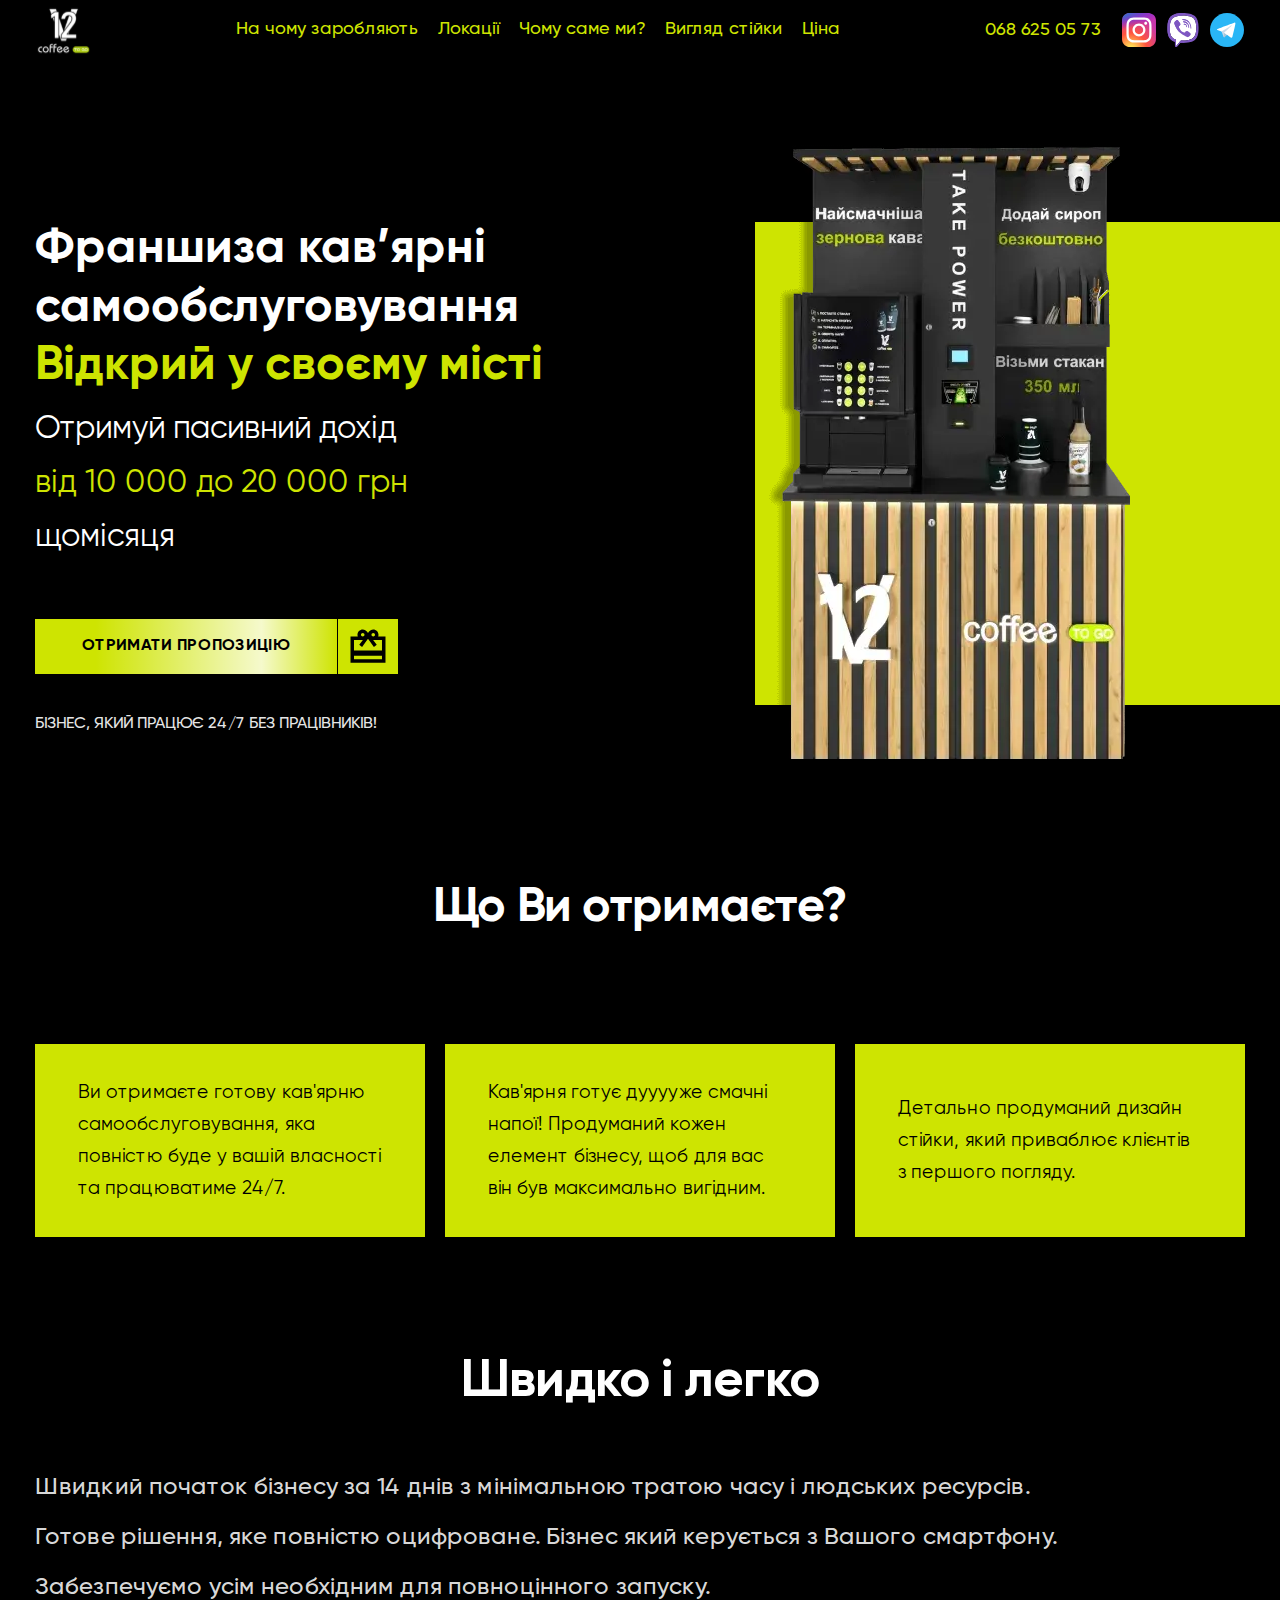
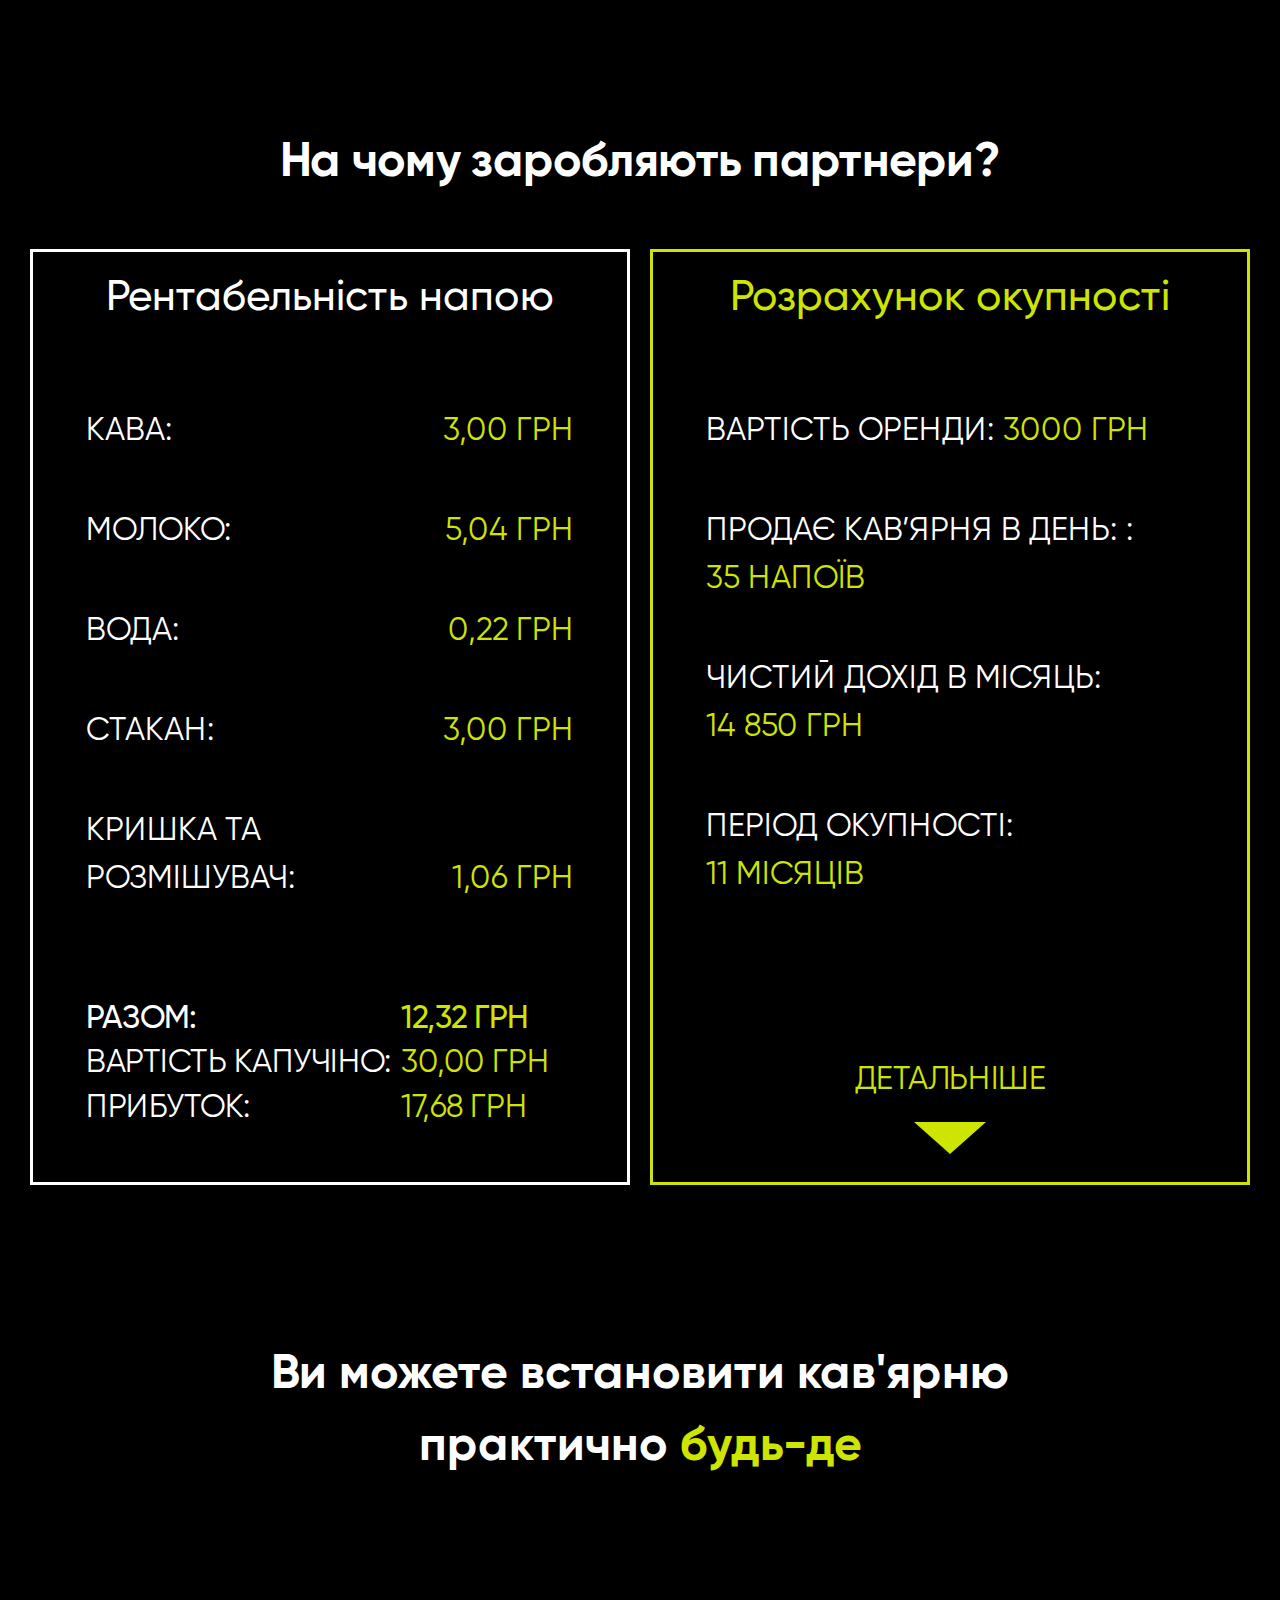
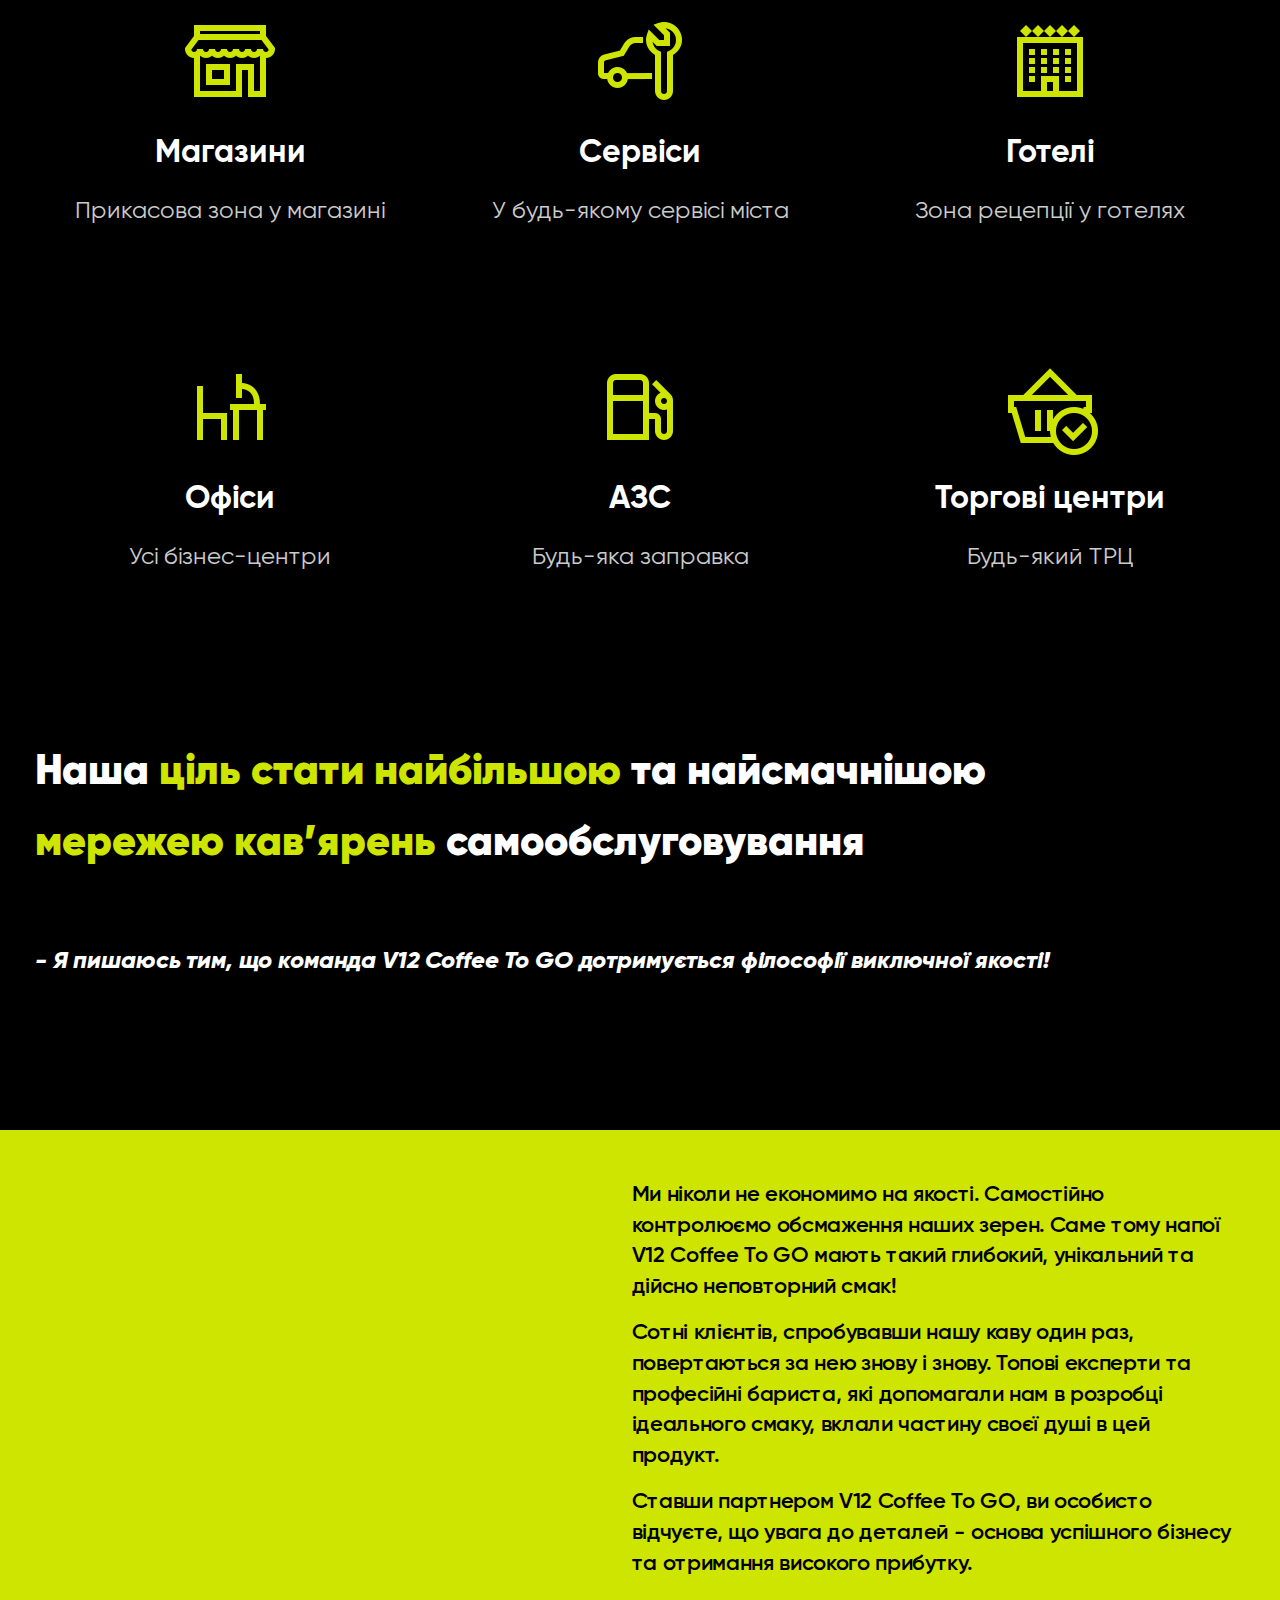
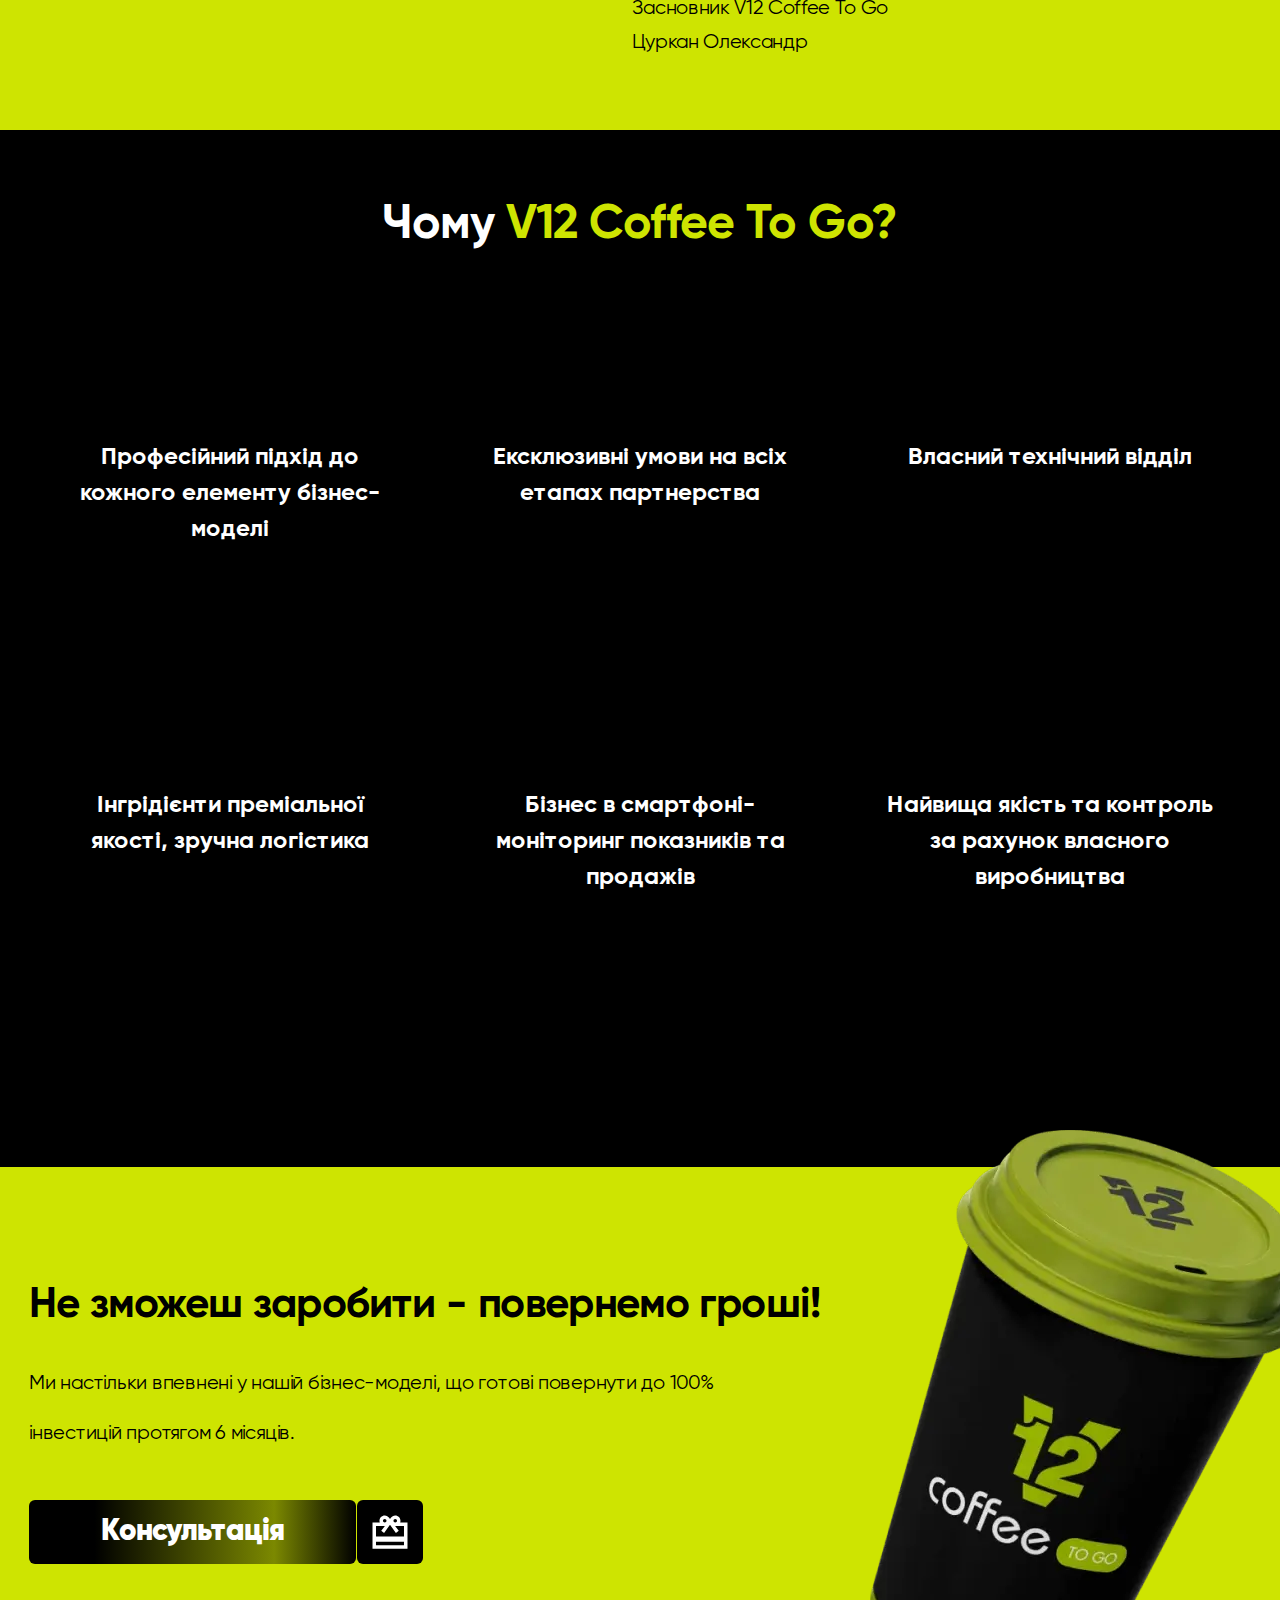
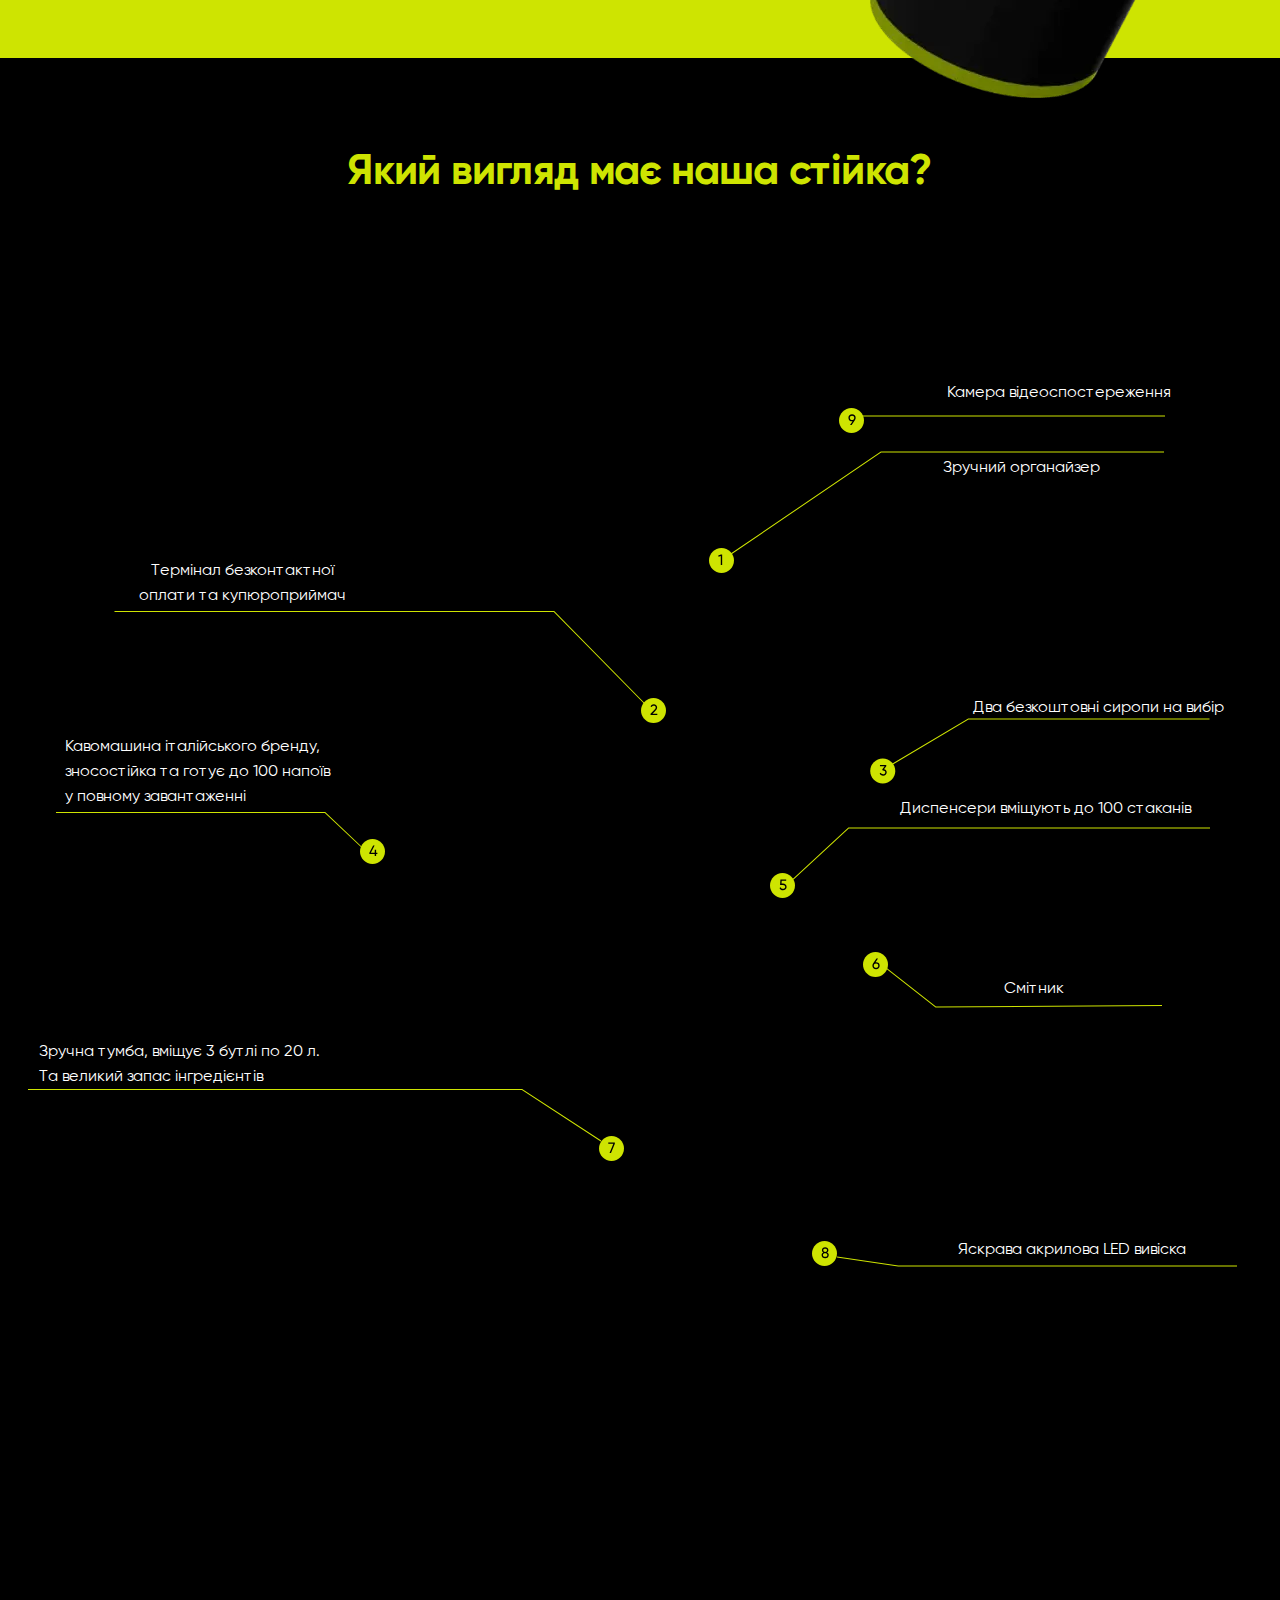
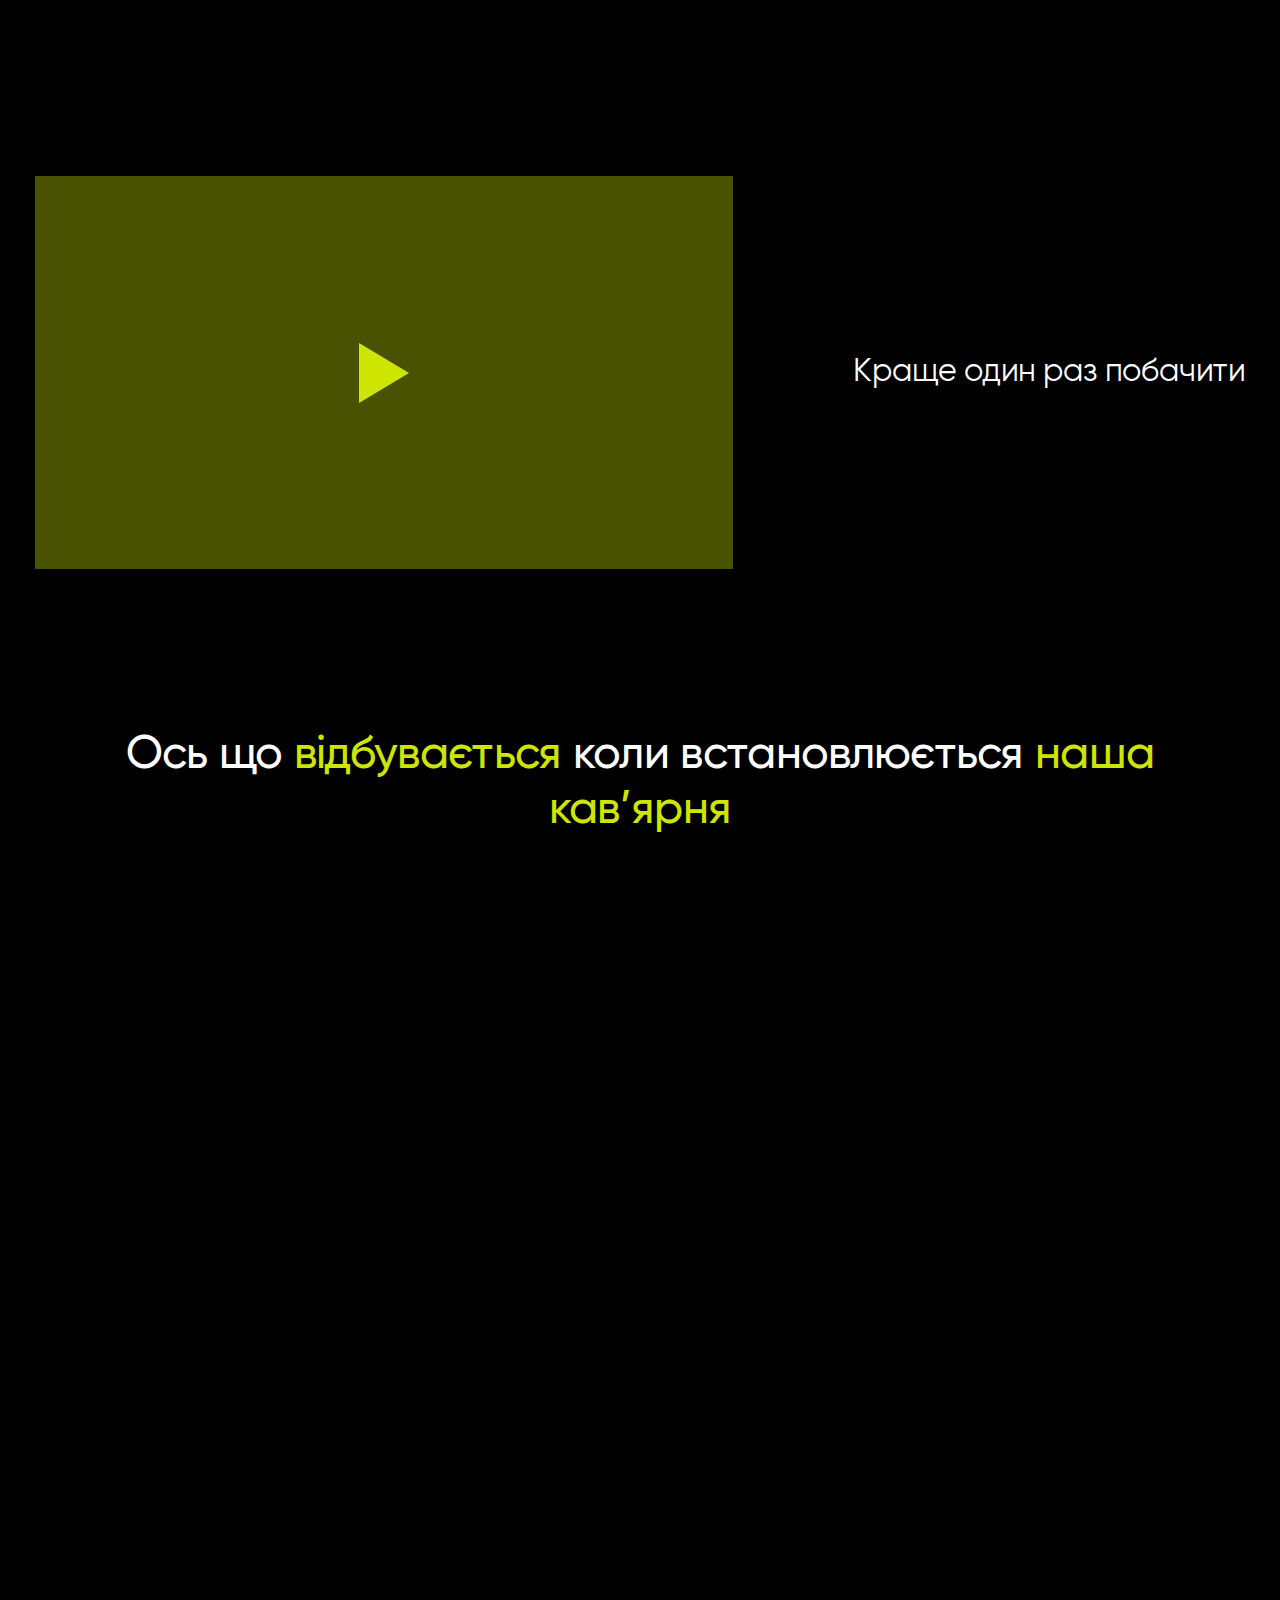
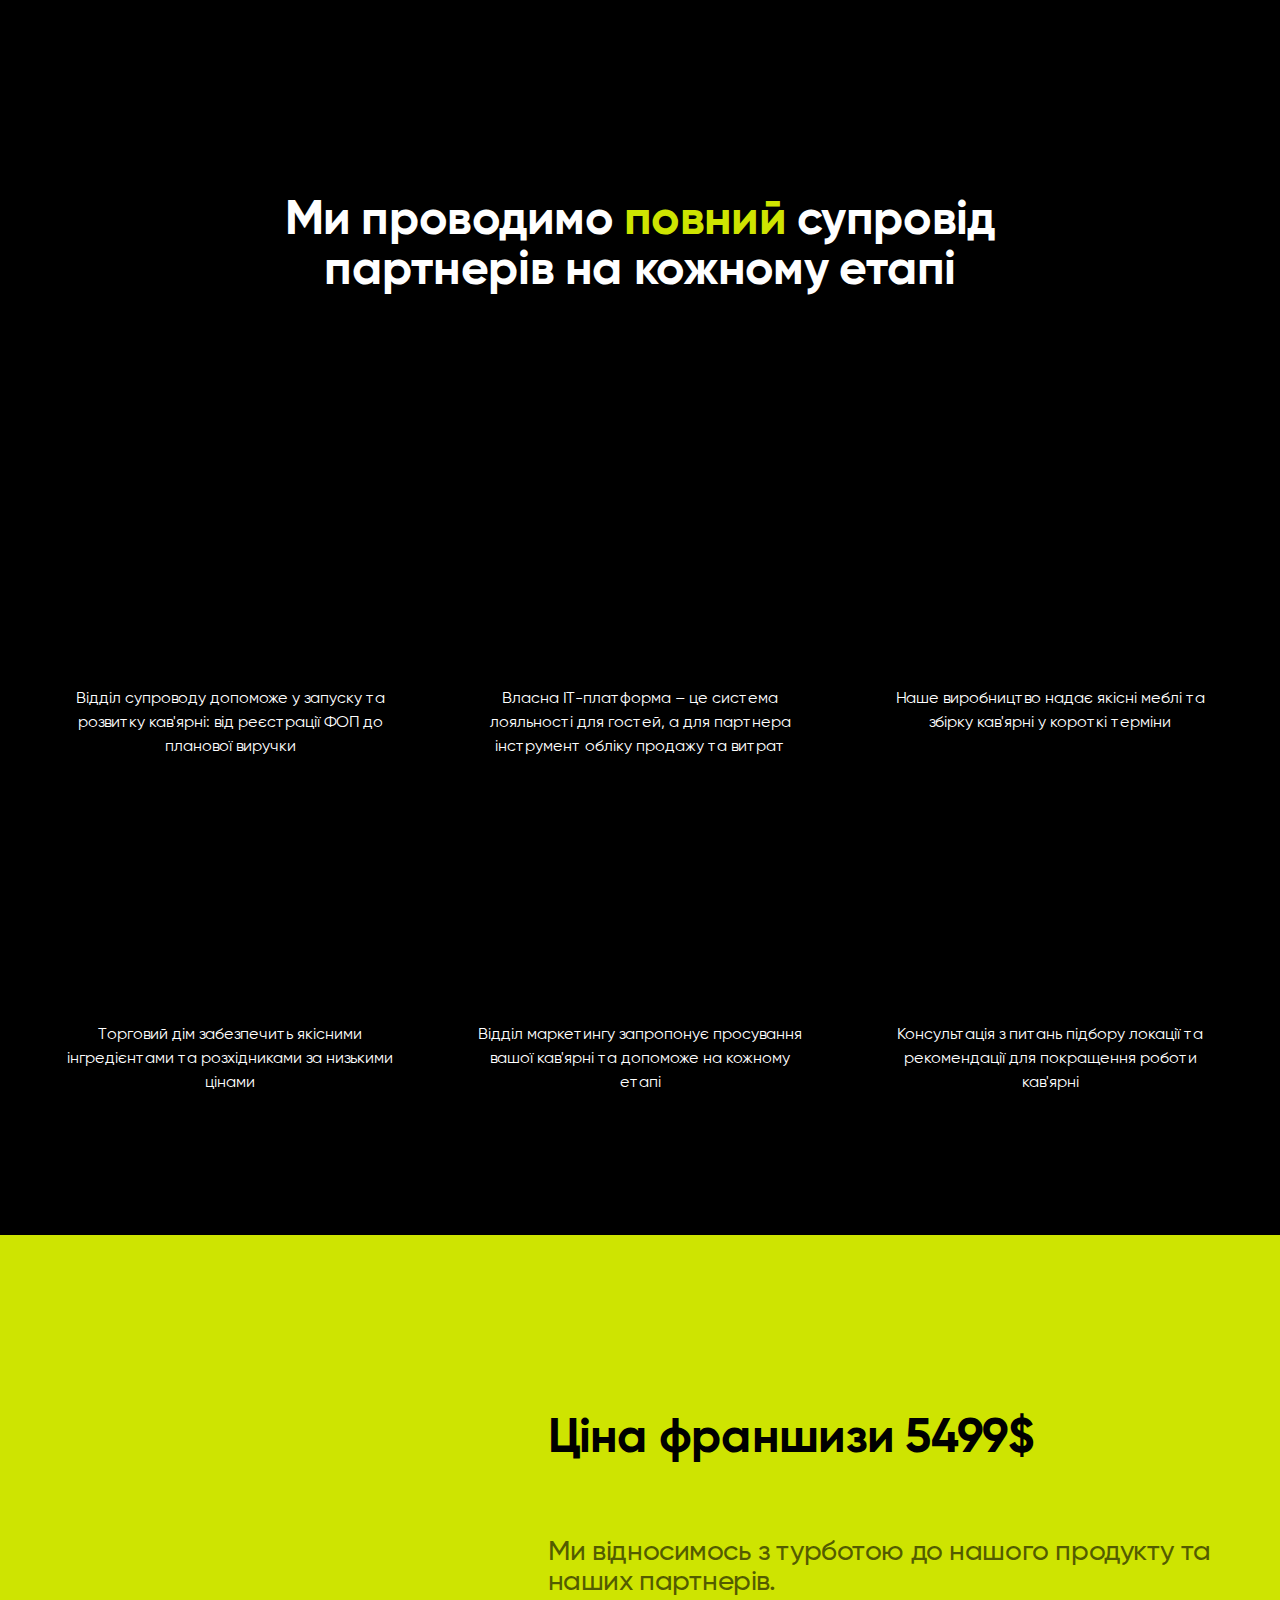
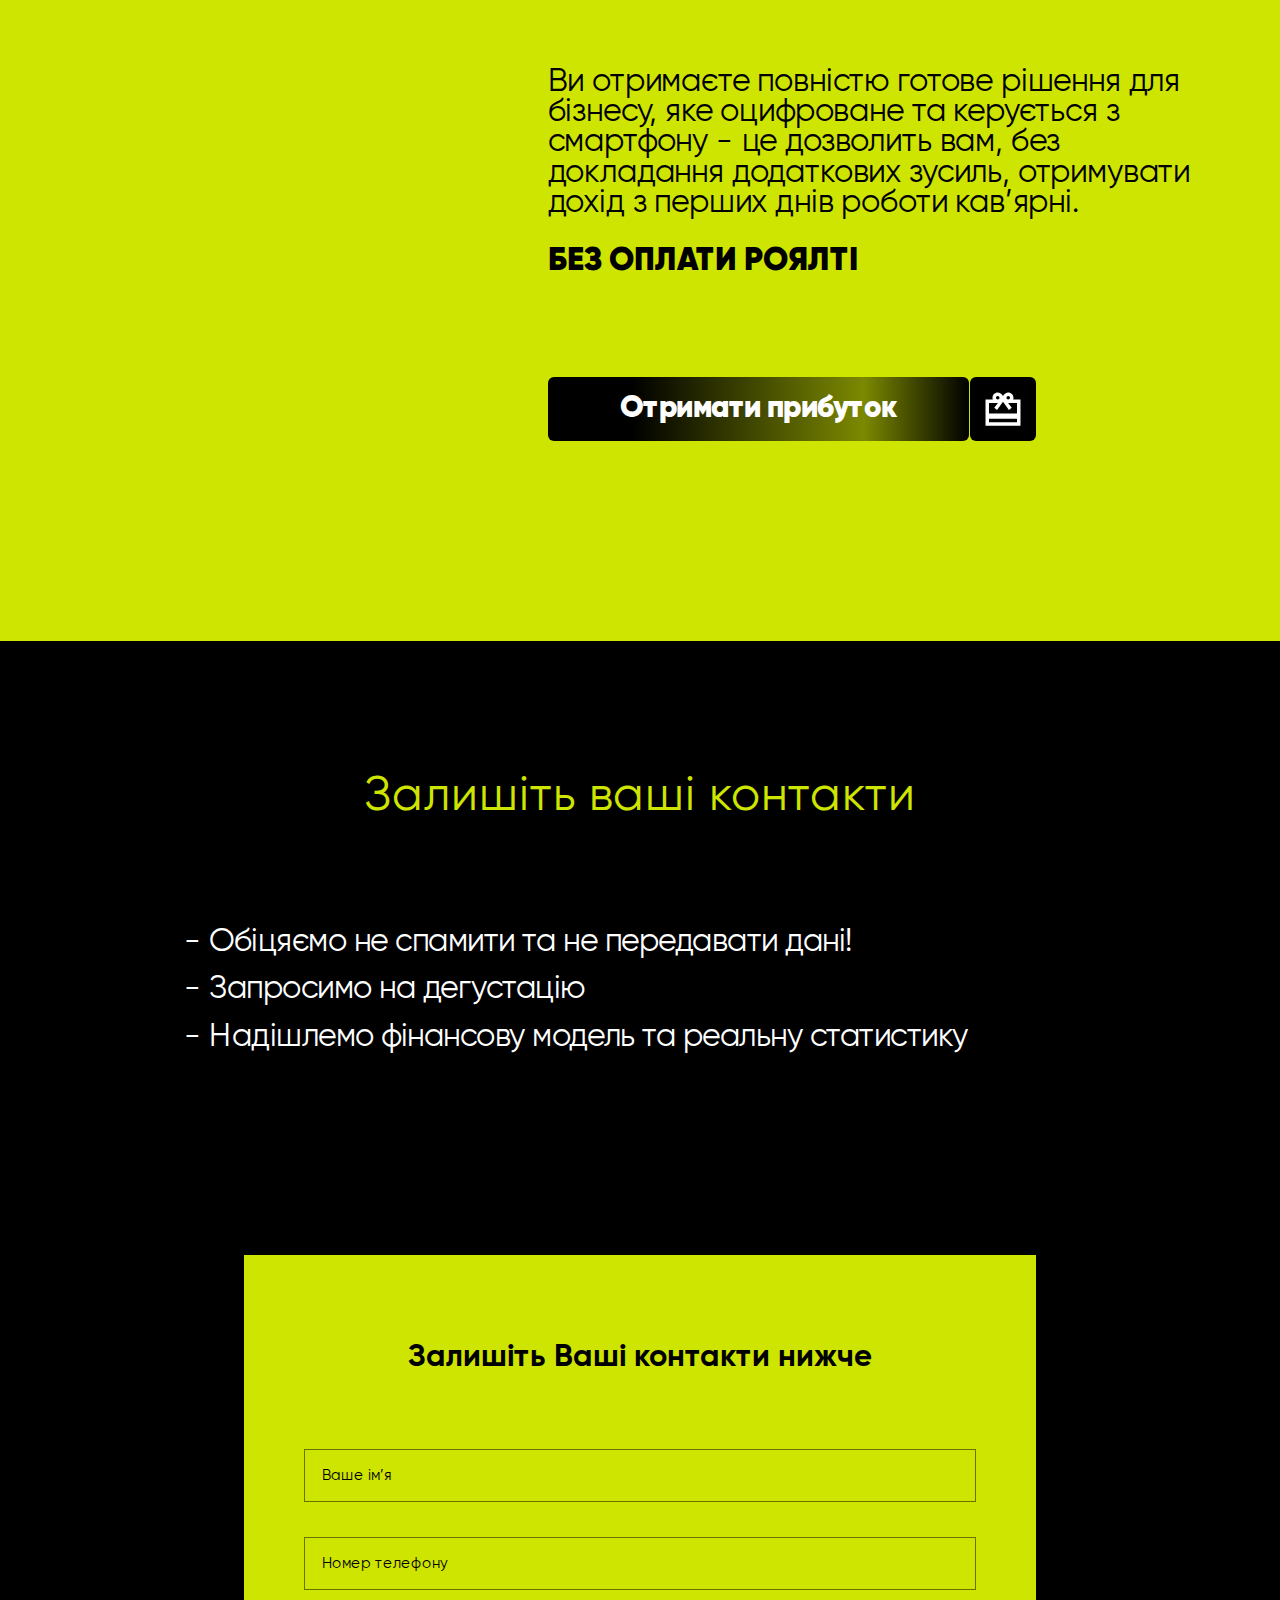
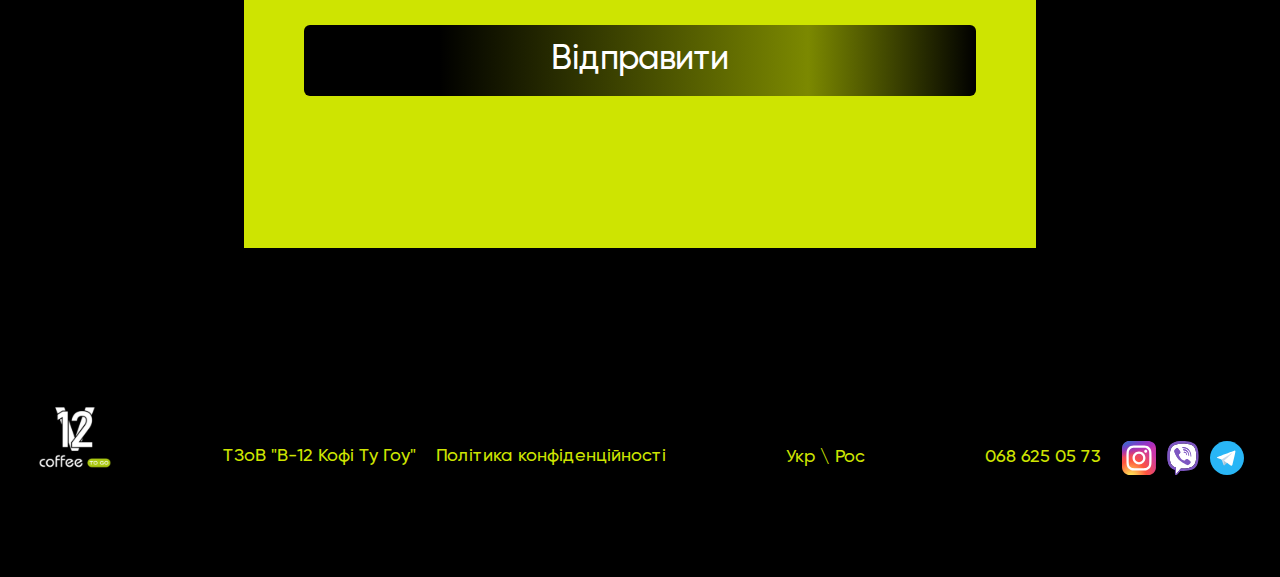
<file: index2_c.html>
<!DOCTYPE html>
<html lang="uk">
<head>
  <meta charset="UTF-8">
  <meta name="viewport" content="width=device-width,initial-scale=1,minimum-scale=1,maximum-scale=1,user-scalable=no">
  <title>V12 Coffee To Go</title>
  <link href="/img/favicon.png" type="image/png" rel="icon">
  <link rel="stylesheet" href="/css/style.min.css?923602358433">
  <!-- Meta Pixel Code -->
  <script>
  !function(f,b,e,v,n,t,s)
  {if(f.fbq)return;n=f.fbq=function(){n.callMethod?
  n.callMethod.apply(n,arguments):n.queue.push(arguments)};
  if(!f._fbq)f._fbq=n;n.push=n;n.loaded=!0;n.version='2.0';
  n.queue=[];t=b.createElement(e);t.async=!0;
  t.src=v;s=b.getElementsByTagName(e)[0];
  s.parentNode.insertBefore(t,s)}(window, document,'script',
  'https://connect.facebook.net/en_US/fbevents.js');
  fbq('init', '1601747136842897');
  fbq('track', 'PageView');
  </script>
  <noscript><img height="1" width="1" style="display:none"
  src="https://www.facebook.com/tr?id=1601747136842897&ev=PageView&noscript=1"
  /></noscript>
  <!-- End Meta Pixel Code -->
</head>
<body>

  <div class="site">
    <!-- header BEGIN -->
    <header class="header">
      <div class="container header__container">
        <a href="#intro-section" class="js-link-anchor logo logo--size-sm header__logo">
          <img src="img/logo.svg" alt="V12 Coffee To Go" class="img logo__img" width="78px" height="74px">
        </a>
        <nav class="nav header__nav" role="navigation">
          <ul class="nav__list">
            <li class="nav__item">
              <a href="#partners-section" class="js-link-anchor nav__link">На чому заробляють</a>
            </li>
            <li class="nav__item">
              <a href="#opportunities-section" class="js-link-anchor nav__link">Локації</a>
            </li>
            <li class="nav__item">
              <a href="#why-we-section" class="js-link-anchor nav__link">Чому саме ми?</a>
            </li>
            <li class="nav__item">
              <a href="#stand-section" class="js-link-anchor nav__link">Вигляд стійки</a>
            </li>
            <li class="nav__item">
              <a href="#franchise-section" class="js-link-anchor nav__link">Ціна</a>
            </li>
          </ul>
        </nav>
        <div class="contacts-block header__contacts">
          <div class="contacts-block__inner">
            <ul class="contacts-block__list">
              <li class="contacts-block__item contacts-block__item--phone">
                <a href="tel:0686250573" class="contacts-block__phone color-accent">068 625 05 73</a>
              </li>
              <li class="contacts-block__item">
                <a href="https://www.instagram.com/v12_coffee_togo/" target="_blank" class="contacts-block__social-link">
                  <img src="img/svg/instagram.svg" alt="Instagram" class="contacts-block__img" width="36px" height="36px">
                </a>
              </li>
              <li class="contacts-block__item">
                <a href="tel:+380638426123" target="_blank" class="contacts-block__social-link">
                  <img src="img/svg/viber.svg" alt="Viber" class="contacts-block__img" width="36px" height="36px">
                </a>
              </li>
              <li class="contacts-block__item">
                <a href="https://t.me/V12CoffeeToGo" target="_blank" class="contacts-block__social-link">
                  <img src="img/svg/telegram.svg" alt="Telegram" class="contacts-block__img" width="36px" height="36px">
                </a>
              </li>
            </ul>
          </div>
        </div>
        <button class="js-header-toggle header__toggles">
          <span class="header__toggle"></span>
          <span class="header__toggle"></span>
          <span class="header__toggle"></span>
        </button>
      </div>
    </header>
    <!-- header END -->
    <!-- intro-section BEGIN -->
    <section id="intro-section" class="intro-section">
      <div class="container intro-section__container">
        <div class="row intro-section__row">
          <div class="col-5 intro-section__col">
            <div class="intro-section__content wow fadeInUp" data-wow-delay=".4s">
              <h1 class="title title-size-2 intro-section__title">Франшиза кав’ярні самообслуговування  
                <span>Відкрий&nbsp;у&nbsp;своєму місті</span>
              </h1>
              <h2 class="title-size-3 intro-section__suptitle">Отримуй пасивний дохід <span class="color-accent">від&nbsp;10&nbsp;000 до&nbsp;20&nbsp;000&nbsp;грн</span> щомісяця</h2>
              <div class="btn-gift-group intro-section__btn">
                <a href="#feedback-form" class="js-link-anchor btn btn-gift-group__btn">отримати пропозицію</a>
                <span class="js-btn-gift btn btn--gift btn-gift-group__btn">
                  <svg class="btn__icon-gift">
                    <use xlink:href="./img/sprite.svg#gift"></use>
                  </svg>
                  <span class="btn__text-gift">
                    Залишивши заявку до кінця<br> місяця отримайте в подарунок<br>запас інгредієнтів
                  </span>
                </span>
              </div>
              <p class="intro-section__description">Бізнес, який працює 24/7 без працівників!</p>
            </div>
          </div>
          <div class="col-5 row__col intro-section__col intro-section__col--picture wow fadeIn" data-wow-delay="0s">
            <picture class="picture intro-section__picture">
              <source type="image/webp" srcset="img/png/intro.webp">
              <img src="img/png/intro.png" alt="Франшиза кав’ярні самообслуговування відкрий у своєму місті" class="img intro-section__img" width="386px" height="620px">
            </picture>
          </div>
        </div>
      </div>
    </section>
    <!-- intro-section END -->
    <!-- info-section BEGIN -->
    <section class="info-section">
      <div class="container info-section__container">
        <div class="info-section__inner">
          <h2 class="title title-size-2 info-section__title wow fadeInUp">Що Ви отримаєте?</h2>
          <div class="row info-section__row">
            <div class="col-4 info-section__col">
              <article class="info-card info-section__card wow fadeInUp" data-wow-delay=".4s">
                <p class="info-card__description">Ви отримаєте готову кав'ярню  самообслуговування, яка повністю буде у вашій власності та працюватиме 24/7.</p>
              </article>
            </div>
            <div class="col-4 info-section__col">
              <article class="info-card info-section__card wow fadeInUp" data-wow-delay=".6s">
                <p class="info-card__description">Кав'ярня готує дууууже смачні  напої! Продуманий кожен  елемент бізнесу, щоб для вас  він був максимально вигідним.</p>
              </article>
            </div>
            <div class="col-4 info-section__col">
              <article class="info-card info-section__card wow fadeInUp" data-wow-delay=".8s">
                <p class="info-card__description">Детально продуманий дизайн   стійки, який приваблює клієнтів  з першого погляду.</p>
              </article>
            </div>
          </div>
        </div>
      </div>
    </section>
    <!-- info-section END -->
    <!-- light-section BEGIN -->
    <section class="light-section">
      <div class="container light-section__container">          
        <div class="light-section__inner">
          <div class="light-section__content">
            <h2 class="title title-size-1 light-section__title wow fadeInUp">Швидко і легко</h2>
            <p class="light-section__description wow fadeInUp">Швидкий початок бізнесу за 14 днів з мінімальною тратою часу і людських ресурсів.</p>
            <p class="light-section__description wow fadeInUp">Готове рішення, яке повністю оцифроване. Бізнес який керується з Вашого смартфону.</p>
            <p class="light-section__description wow fadeInUp">Забезпечуємо усім необхідним для повноцінного запуску.</p>
          </div>
        </div>
      </div>
    </section>
    <!-- light-section END -->
    <!-- partners-section BEGIN -->
    <section id="partners-section" class="partners-section">
      <div class="container container--size-md partners-section__container">
        <h2 class="title title-size-2 partners-section__title">На чому заробляють партнери?</h2>
        <div class="row partners-section__row">
          <div class="col-6 partners-section__col wow fadeInUp">
            <h3 class="partners-card__title partners-card__title--mb">Рентабельність напою</h3>
            <div class="partners-card partners-section__card">
              <h3 class="partners-card__title partners-card__title--dc">Рентабельність напою</h3>
              <ul class="partners-price-list partners-card__price-list">
                <li class="partners-price-list__item">
                  <span class="partners-price-list__goods">Кава:</span>
                  <span class="partners-price-list__price color-accent">3,00&nbsp;грн</span>
                </li>
                <li class="partners-price-list__item">
                  <span class="partners-price-list__goods">Молоко:</span>
                  <span class="partners-price-list__price color-accent">5,04&nbsp;грн</span>
                </li>
                <li class="partners-price-list__item">
                  <span class="partners-price-list__goods">Вода:</span>
                  <span class="partners-price-list__price color-accent">0,22&nbsp;грн</span>
                </li>
                <li class="partners-price-list__item">
                  <span class="partners-price-list__goods">Стакан:</span>
                  <span class="partners-price-list__price color-accent">3,00&nbsp;грн</span>
                </li>
                <li class="partners-price-list__item">
                  <span class="partners-price-list__goods">Кришка та розмішувач:</span>
                  <span class="partners-price-list__price color-accent">  1,06&nbsp;грн</span>
                </li>
              </ul>
              <table class="partners-card__result">
                <tbody>
                  <tr>
                    <td><strong>Разом:</strong></td>
                    <td class="color-accent"><strong>12,32&nbsp;грн</strong></td>
                  </tr>
                  <tr>
                    <td>Вартість капучіно:</td>
                    <td class="color-accent">30,00&nbsp;грн</td>
                  </tr>
                  <tr>
                    <td>Прибуток:</td>
                    <td class="color-accent">17,68&nbsp;грн</td>
                  </tr>
                </tbody>
              </table>
            </div>
          </div>
          <div class="col-6 partners-section__col wow fadeInUp" data-wow-delay=".8s">
            <h3 class="title-size-3 partners-card__title color-accent partners-card__title--mb">Розрахунок окупності</h3>
            <div class="partners-card partners-section__card partners-card--color-accent">
              <h3 class="title-size-3 partners-card__title color-accent partners-card__title--dc">Розрахунок окупності</h3>
              <ul class="partners-price-list partners-card__price-list">
                <li class="partners-price-list__item">
                  <span class="partners-price-list__goods">вартість оренди: <span class="partners-price-list__price color-accent"> 3000&nbsp;грн</span></span>
                </li>
                <li class="partners-price-list__item">
                  <span class="partners-price-list__goods">продає кав’ярня в день: :</span>
                  <span class="partners-price-list__price color-accent">35&nbsp;напоїв </span>
                </li>
                <li class="partners-price-list__item">
                  <span class="partners-price-list__goods">Чистий дохід в місяць:</span>
                  <span class="partners-price-list__price color-accent">14 850&nbsp;грн</span>
                </li>
                <li class="partners-price-list__item">
                  <span class="partners-price-list__goods">період окупності:</span>
                  <span class="partners-price-list__price color-accent">11&nbsp;місяців</span>
                </li>
              </ul>
              <a href="#modal-info" class="js-modal-open partners-card__link color-accent">
                <span class="partners-card__title-link">Детальніше</span>
                <span class="partners-card__img-link">
                  <svg class="img partners-card__img">
                    <use xlink:href="./img/sprite.svg#partners-section-1"></use>
                  </svg>
                </span>
              </a>
            </div>
          </div>
        </div>
      </div>
    </section>
    <!-- partners-section END -->
    <!-- opportunities-section BEGIN -->
    <section id="opportunities-section" class="opportunities-section">
      <div class="container opportunities-section__container">
        <h2 class="title title-size-2 opportunities-section__title wow fadeInUp">Ви можете встановити кав'ярню  практично <span class="color-accent">будь-де</span></h2>
        <div class="section-list opportunities-section__list">
          <div class="row section-list__row">
            <div class="col-4 section-list__col wow fadeInUp" data-wow-delay=".2s">
              <div class="section-card section-list__card">
                <picture class="picture section-card__picture">
                  <img src="img/svg/opportunities-section-1.svg" alt="Магазини" class="img section-card__img" width="96px" height="96px" loading="lazy">
                </picture>
                <div class="section-card__content">
                  <h3 href="#" class="section-card__title">Магазини</h3>
                  <p class="section-card__subtitle">Прикасова зона у магазині</p>
                </div>
              </div>
            </div>
            <div class="col-4 section-list__col wow fadeInUp" data-wow-delay=".5s">
              <div class="section-card section-list__card">
                <picture class="picture section-card__picture">
                  <img src="img/svg/opportunities-section-2.svg" alt="Сервіси" class="img section-card__img" width="96px" height="96px" loading="lazy">
                </picture>
                <div class="section-card__content">
                  <h3 href="#" class="section-card__title">Сервіси</h3>
                  <p class="section-card__subtitle">У будь-якому сервісі міста</p>
                </div>
              </div>
            </div>
            <div class="col-4 section-list__col wow fadeInUp" data-wow-delay=".8s">
              <div class="section-card section-list__card">
                <picture class="picture section-card__picture">
                  <img src="img/svg/opportunities-section-3.svg" alt="Готелі" class="img section-card__img" width="96px" height="96px" loading="lazy">
                </picture>
                <div class="section-card__content">
                  <h3 href="#" class="section-card__title">Готелі</h3>
                  <p class="section-card__subtitle">Зона рецепції у готелях</p>
                </div>
              </div>
            </div>
            <div class="col-4 section-list__col wow fadeInUp" data-wow-delay="1.1s">
              <div class="section-card section-list__card">
                <picture class="picture section-card__picture">
                  <img src="img/svg/opportunities-section-4.svg" alt="Офіси" class="img section-card__img" width="96px" height="96px" loading="lazy">
                </picture>
                <div class="section-card__content">
                  <h3 href="#" class="section-card__title">Офіси</h3>
                  <p class="section-card__subtitle">Усі бізнес-центри</p>
                </div>
              </div>
            </div>
            <div class="col-4 section-list__col wow fadeInUp" data-wow-delay="1.4s">
              <div class="section-card section-list__card">
                <picture class="picture section-card__picture">
                  <img src="img/svg/opportunities-section-5.svg" alt="АЗС" class="img section-card__img" width="96px" height="96px" loading="lazy">
                </picture>
                <div class="section-card__content">
                  <h3 href="#" class="section-card__title">АЗС</h3>
                  <p class="section-card__subtitle">Будь-яка заправка</p>
                </div>
              </div>
            </div>
            <div class="col-4 section-list__col wow fadeInUp" data-wow-delay="1.7s">
              <div class="section-card section-list__card">
                <picture class="picture section-card__picture">
                  <img src="img/svg/opportunities-section-6.svg" alt="Торгові центри" class="img section-card__img" width="96px" height="96px" loading="lazy">
                </picture>
                <div class="section-card__content">
                  <h3 href="#" class="section-card__title">Торгові центри</h3>
                  <p class="section-card__subtitle">Будь-який ТРЦ</p>
                </div>
              </div>
            </div>
          </div>
        </div>
      </div>
    </section>
    <!-- opportunities-section END -->
    <!-- purposes-section BEGIN -->
    <section class="purposes-section">
      <div class="container purposes-section__container">
        <div class="purposes-section__inner">
          <h2 class="purposes-section__title">Наша <span class="color-accent">ціль стати найбільшою</span> та найсмачнішою <span class="color-accent">мережею кав’ярень</span> самообслуговування</h2>
          <p class="purposes-section__suptitle">- Я пишаюсь тим, що команда V12 Coffee To GO дотримується філософії виключної якості!</p>
        </div>
      </div>
    </section>
    <!-- purposes-section END -->
    <!-- owner-section BEGIN -->
    <section class="owner-section">
      <div class="container owner-section__container">
        <div class="row owner-section__row">
          <div class="col-5 owner-section__col owner-section__col--picture">
            <picture class="picture owner-section__picture">
              <source type="image/webp" srcset="img/png/owner.webp">
              <img src="img/png/owner.png" alt="Цуркан Олександр" class="img owner-section__img" width="500px" height="600px" loading="lazy">
            </picture>
          </div>
          <div class="col-7 owner-section__col owner-section__col--content">
            <div class="owner-content content owner-section__content">
              <p class="owner-content__text">Ми ніколи не економимо на якості. Самостійно контролюємо обсмаження наших зерен. Саме тому напої V12 Coffee To GO мають такий глибокий, унікальний та дійсно неповторний смак!</p>
              <p class="owner-content__text">Сотні клієнтів, спробувавши нашу каву один раз, повертаються за нею знову і знову. Топові експерти та професійні бариста, які допомагали нам в розробці ідеального смаку, вклали частину своєї душі в цей продукт.</p>
              <p class="owner-content__text">Ставши партнером V12 Coffee To GO, ви особисто відчуєте, що увага до деталей - основа успішного бізнесу та отримання високого прибутку.</p>
              <p class="owner-content__text-info">Засновник V12 Coffee To Go</p>
              <p class="owner-content__text-info">Цуркан Олександр</p>
            </div>
          </div>
        </div>
      </div>
    </section>
    <!-- owner-section END -->
    <!-- why-we-section BEGIN -->
    <section id="why-we-section" class="why-we-section">
      <div class="container why-we-section__container">
        <h2 class="title title-size-2 why-we-section__title">Чому <span class="color-accent">V12 Coffee To Go?</span></h2>
        <div class="section-list why-we-section__list">
          <div class="row section-list__row">
            <div class="col-4 section-list__col wow fadeInUp" data-wow-delay=".2s">
              <div class="section-card section-list__card">
                <picture class="picture section-card__picture">
                  <img src="img/svg/why-we-section-1.svg" alt="" class="img section-card__img" width="96px" height="96px" loading="lazy">
                </picture>
                <div class="section-card__content">
                  <p class="section-card__text">Професійний підхід до кожного елементу бізнес-моделі</p>
                </div>
              </div>
            </div>
            <div class="col-4 section-list__col wow fadeInUp" data-wow-delay=".5s">
              <div class="section-card section-list__card">
                <picture class="picture section-card__picture">
                  <img src="img/svg/why-we-section-2.svg" alt="" class="img section-card__img" width="96px" height="96px" loading="lazy">
                </picture>
                <div class="section-card__content">
                  <p class="section-card__text">Ексклюзивні умови на всіх етапах партнерства</p>
                </div>
              </div>
            </div>
            <div class="col-4 section-list__col wow fadeInUp" data-wow-delay=".8s">
              <div class="section-card section-list__card">
                <picture class="picture section-card__picture">
                  <img src="img/svg/why-we-section-3.svg" alt="" class="img section-card__img" width="96px" height="96px" loading="lazy">
                </picture>
                <div class="section-card__content">
                  <p class="section-card__text">Власний технічний відділ</p>
                </div>
              </div>
            </div>
            <div class="col-4 section-list__col wow fadeInUp" data-wow-delay="1.1s">
              <div class="section-card section-list__card">
                <picture class="picture section-card__picture">
                  <img src="img/svg/why-we-section-4.svg" alt="" class="img section-card__img" width="96px" height="96px" loading="lazy">
                </picture>
                <div class="section-card__content">
                  <p class="section-card__text">Інгрідієнти преміальної якості, зручна логістика</p>
                </div>
              </div>
            </div>
            <div class="col-4 section-list__col wow fadeInUp" data-wow-delay="1.4s">
              <div class="section-card section-list__card">
                <picture class="picture section-card__picture">
                  <img src="img/svg/why-we-section-5.svg" alt="" class="img section-card__img" width="96px" height="96px" loading="lazy">
                </picture>
                <div class="section-card__content">
                  <p class="section-card__text">Бізнес в смартфоні-моніторинг показників та продажів</p>
                </div>
              </div>
            </div>
            <div class="col-4 section-list__col wow fadeInUp" data-wow-delay="1.7s">
              <div class="section-card section-list__card">
                <picture class="picture section-card__picture">
                  <img src="img/svg/why-we-section-6.svg" alt="" class="img section-card__img" width="96px" height="96px" loading="lazy">
                </picture>
                <div class="section-card__content">
                  <p class="section-card__text">Найвища якість та контроль за рахунок власного виробництва</p>
                </div>
              </div>
            </div>
          </div>
        </div>
      </div>
    </section>
    <!-- why-we-section END -->
    <!-- return-section BEGIN -->
    <section class="return-section">
      <div class="container return-section__container">
        <div class="row return-section__row">
          <div class="col-8 return-section__col return-section__col--content">
            <div class="return-content return-section__content wow fadeInUp">
              <h2 class="return-content__title">Не зможеш заробити - повернемо гроші!</h2>
              <p class="return-content__suptitle">Ми настільки впевнені у нашій бізнес-моделі, що готові повернути до 100%  інвестицій протягом 6 місяців.</p>
              <div class="btn-gift-group return-content__btn">
                <a href="#feedback-form" class="js-link-anchor btn btn--theme_dark btn--size-md  btn-gift-group__btn">Консультація</a>
                <span class="js-btn-gift btn btn--theme_dark  btn--size-md btn--gift btn-gift-group__btn">
                  <svg class="btn__icon-gift">
                    <use xlink:href="./img/sprite.svg#gift"></use>
                  </svg>
                  <span class="btn__text-gift">
                    Залишивши заявку до кінця<br> місяця отримайте в подарунок<br>запас інгредієнтів
                  </span>
                </span>
              </div>
            </div>
          </div>
          <div class="col-4 return-section__col return-section__col--picture">
            <picture class="return-section__picture wow fadeInUp">
              <source type="image/webp" srcset="img/png/return.webp">
              <img src="img/png/return.png" alt="Coffe Cup" class="return-section__img" width="433px" height="568px" loading="lazy">
            </picture>
          </div>
        </div>
      </div>
    </section>
    <!-- return-section END -->
    <!-- stand-section BEGIN -->
    <section id="stand-section" class="stand-section">
      <div class="container stand-section__container">
        <h2 class="title title-size-2 stand-section__title"><span class="color-accent">Який вигляд має наша стійка?</span></h2>
        <div class="stand-section__inner">
          <picture class="picture stand-section__picture stand-section__picture--desktop">
            <source type="image/webp" srcset="img/png/marks-machine.webp">
            <img src="img/png/marks-machine.png" alt="Який вигляд має наша стійка?" class="stand-section__img" width="1312px" height="1160px" loading="lazy">
          </picture>
          <picture class="picture stand-section__picture--mobile">
            <source type="image/webp" srcset="img/png/marks-machine-mobile.webp">
            <img src="img/png/marks-machine-mobile.png" alt="Який вигляд має наша стійка?" class="stand-section__img" width="626px" height="1107px" loading="lazy">
          </picture>
          <div class="stand-marks">
            <ul class="stand-marks__list">
              <li class="stand-marks__card stand-marks__card--1">Зручний органайзер</li>
              <li class="stand-marks__card stand-marks__card--2">Термінал безконтактної оплати та купюроприймач</li>
              <li class="stand-marks__card stand-marks__card--3">Два безкоштовні сиропи на вибір</li>
              <li class="stand-marks__card stand-marks__card--4">Кавомашина італійського бренду, зносостійка та готує до 100 напоїв у повному завантаженні</li>
              <li class="stand-marks__card stand-marks__card--5">Диспенсери вміщують до 100 стаканів</li>
              <li class="stand-marks__card stand-marks__card--6">Смітник</li>
              <li class="stand-marks__card stand-marks__card--7">Зручна тумба, вміщує 3 бутлі по 20 л. Та великий запас інгредієнтів</li>
              <li class="stand-marks__card stand-marks__card--8">Яскрава акрилова LED вивіска</li>
              <li class="stand-marks__card stand-marks__card--9">Камера відеоспостереження</li>
            </ul>
          </div>
        </div>
      </div>
    </section>
    <!-- stand-section END -->
    <!-- video-section BEGIN -->
    <section class="about-media-section">
      <div class="container about-media-section__container">
        <div class="row about-media-section__row">
          <div class="col-7 about-media-section__col about-media-section__col--video">
            <div class="video-responsive about-media-section__video">
              <picture class="video-responsive__cover">
                <source type="image/webp" srcset="img/png/video-cover.webp">
                <img src="img/png/video-cover.jpg" width="698px" height="394px" loading="lazy">
              </picture>
            </div>
          </div>
          <div class="col-5 about-media-section__col about-media-section__col--content">
            <h3 class="title-size-3 about-media-section__title">Краще один раз побачити</h3>
          </div>
        </div>
      </div>
    </section>
    <!-- about-media-section END -->
    <!-- gallery-section BEGIN -->
    <section class="gallery-section">
      <div class="container gallery-section__container">
        <h2 class="title title-size-2 gallery-section__title">Ось що <span class="color-accent">відбувається</span> коли встановлюється <span class="color-accent">наша кав’ярня</span></h2>
        <div class="gallery-section__inner">
          <div class="row gallery-section__row">
            <div class="col-6 gallery-section__col wow fadeIn" data-wow-delay="0s">
              <picture class="picture gallery-section__picture">
                <source type="image/webp" srcset="img/png/gallery-1.webp">
                <img src="img/png/gallery-1.jpg" alt="Ось що відбувається коли встановлюється нова кав’ярня" class="img gallery-section__img" width="596px" height="750px" loading="lazy">
              </picture>
            </div>
            <div class="col-6 gallery-section__col wow fadeIn" data-wow-delay=".5s">
              <picture class="picture gallery-section__picture">
                <source type="image/webp" srcset="img/png/gallery-2.webp">
                <img src="img/png/gallery-2.jpg" alt="Ось що відбувається коли встановлюється нова кав’ярня" class="img gallery-section__img" width="596px" height="750px" loading="lazy">
              </picture>
            </div>
          </div>
        </div>
      </div>
    </section>
    <!-- gallery-section END -->
    <!-- benefits-section BEGIN -->
    <section class="benefits-section">
      <div class="container benefits-section__container">
        <h2 class="title title-size-2 benefits-section__title">Ми проводимо <span class="color-accent">повний</span> супровід  партнерів на кожному етапі</h2>
        <div class="section-list benefits-section__list">
          <div class="row section-list__row">
            <div class="col-4 section-list__col wow fadeInUp" data-wow-delay="0s">
              <div class="section-card section-list__card">
                <picture class="picture section-card__picture">
                  <img src="img/svg/benefits-section-1.svg" alt="" class="img section-card__img" width="96px" height="96px" loading="lazy">
                </picture>
                <div class="section-card__content">
                  <p class="section-card__description">Відділ супроводу допоможе у запуску та розвитку кав'ярні: від реєстрації ФОП до планової виручки</p>
                </div>
              </div>
            </div>
            <div class="col-4 section-list__col wow fadeInUp" data-wow-delay=".1s">
              <div class="section-card section-list__card">
                <picture class="picture section-card__picture">
                  <img src="img/svg/benefits-section-2.svg" alt="" class="img section-card__img" width="96px" height="96px" loading="lazy">
                </picture>
                <div class="section-card__content">
                  <p class="section-card__description">Власна IT-платформа – це система лояльності для гостей, а для партнера інструмент обліку продажу та витрат</p>
                </div>
              </div>
            </div>
            <div class="col-4 section-list__col wow fadeInUp" data-wow-delay=".4s">
              <div class="section-card section-list__card">
                <picture class="picture section-card__picture">
                  <img src="img/svg/benefits-section-3.svg" alt="" class="img section-card__img" width="96px" height="96px" loading="lazy">
                </picture>
                <div class="section-card__content">
                  <p class="section-card__description">Наше виробництво надає якісні меблі та збірку кав'ярні у короткі терміни</p>
                </div>
              </div>
            </div>
            <div class="col-4 section-list__col wow fadeInUp" data-wow-delay=".7s">
              <div class="section-card section-list__card">
                <picture class="picture section-card__picture">
                  <img src="img/svg/benefits-section-4.svg" alt="" class="img section-card__img" width="96px" height="96px" loading="lazy">
                </picture>
                <div class="section-card__content">
                  <p class="section-card__description">Торговий дім забезпечить якісними інгредієнтами та розхідниками за низькими цінами</p>
                </div>
              </div>
            </div>
            <div class="col-4 section-list__col wow fadeInUp" data-wow-delay="1s">
              <div class="section-card section-list__card">
                <picture class="picture section-card__picture">
                  <img src="img/svg/benefits-section-5.svg" alt="" class="img section-card__img" width="96px" height="96px" loading="lazy">
                </picture>
                <div class="section-card__content">
                  <p class="section-card__description">Відділ маркетингу запропонує просування вашої кав'ярні та допоможе на кожному етапі</p>
                </div>
              </div>
            </div>
            <div class="col-4 section-list__col wow fadeInUp" data-wow-delay="1.3s">
              <div class="section-card section-list__card">
                <picture class="picture section-card__picture">
                  <img src="img/svg/benefits-section-6.svg" alt="" class="img section-card__img" width="96px" height="96px" loading="lazy">
                </picture>
                <div class="section-card__content">
                  <p class="section-card__description">Консультація з питань підбору локації та рекомендації для покращення роботи кав'ярні</p>
                </div>
              </div>
            </div>
          </div>
        </div>
      </div>
    </section>
    <!-- benefits-section END -->
    <!-- franchise-section BEGIN -->
    <section id="franchise-section" class="franchise-section">
      <div class="container franchise-section__container">
        <div class="row franchise-section__row">
          <div class="col-5 franchise-section__col franchise-section__col--picture">
            <picture class="picture franchise-section__picture wow fadeInUp">
              <source type="image/webp" srcset="img/png/franchise.webp">
              <img src="img/png/franchise.png" alt="Ціна франшизи 4999$" class="img franchise-section__img" width="580px" height="716px" loading="lazy">
            </picture>
          </div>
          <div class="col-7 franchise-section__col franchise-section__col--content">
            <div class="franchise-content franchise-section__content wow fadeInUp" data-wow-delay=".3s">
              <h2 class="title title-size-2 franchise-content__title">Ціна франшизи <span>5499$</span></h2>
              <h4 class="franchise-content__subtitle">Ми відносимось з турботою до нашого продукту та наших партнерів.</h4>
              <picture class="picture franchise-section__picture">
                <source type="image/webp" srcset="img/png/franchise.webp">
                <img src="img/png/franchise.png" alt="Ціна франшизи 4999$" class="img franchise-section__img" width="580px" height="716px" loading="lazy">
              </picture>
              <p class="title-size-3 franchise-content__description franchise-content__description--dc">Ви отримаєте повністю готове рішення для бізнесу, яке оцифроване та керується з смартфону - це дозволить вам, без докладання додаткових зусиль, отримувати дохід з перших днів роботи кав’ярні.</p>
              <p class="title-size-3 franchise-content__title-strong">БЕЗ ОПЛАТИ РОЯЛТІ</p>
              <div class="btn-gift-group franchise-content__btn">
                <a href="#feedback-form" class="js-link-anchor btn btn--theme_dark btn--size-md  btn-gift-group__btn">Отримати прибуток</a>
                <span class="js-btn-gift btn btn--theme_dark btn--size-md btn--gift btn-gift-group__btn">
                  <svg class="btn__icon-gift">
                    <use xlink:href="./img/sprite.svg#gift"></use>
                  </svg>
                  <span class="btn__text-gift">
                    Залишивши заявку до кінця<br> місяця отримайте в подарунок<br>запас інгредієнтів
                  </span>
                </span>
              </div>
            </div>
          </div>
        </div>
      </div>
    </section>
    <!-- franchise-section END -->
    <!-- feedback-section BEGIN -->
    <section class="feedback-section">
      <div class="container feedback-section__container">
        <h2 class="title title-size-2 feedback-section__title color-accent wow fadeInUp" data-wow-delay="0s">Залишіть ваші контакти</h2>
        <ul class="feedback-section__list">
          <li class="feedback-section__item wow fadeInUp" data-wow-delay=".2s">- Обіцяємо не спамити та не передавати дані!</li>
          <li class="feedback-section__item wow fadeInUp" data-wow-delay=".4s">- Запросимо на дегустацію</li>
          <li class="feedback-section__item wow fadeInUp" data-wow-delay=".6s">- Надішлемо фінансову модель та реальну статистику</li>
        </ul>
        <div id="feedback-form" class="feedback-inner feedback-section__inner wow fadeInUp" data-wow-delay=".5s">
          <form action="mail.php" method="POST" class="feedback-form feedback-inner__form">
            <h3 class="title-size-3 feedback-form__title">Залишіть Ваші контакти нижче</h3>
            <input type="text" name="user_name" class="input feedback-form__input input--name" placeholder="Ваше ім’я">
            <input type="text" name="user_phone" class="input feedback-form__input input--phone" required placeholder="Номер телефону">
            <button type="submit" class="btn btn--theme_dark btn--size-md feedback-form__btn">Відправити</button>
          </form>
        </div>
      </div>
    </section>
    <!-- feedback-section END -->
    <!-- footer BEGIN -->
    <footer class="footer">
      <div class="container footer__container">
        <a href="#intro-section" class="js-link-anchor logo logo--size-md footer__logo">
          <img src="img/logo.svg" alt="V12 Coffee To Go" class="logo__img" width="78px" height="74px">
        </a>
        <nav class="nav footer__nav" role="navigation">
          <ul class="nav__list">
            <li class="nav__item">
              <a href="#" class="nav__link">ТЗоВ "В-12 Кофі Ту Гоу"</a>
            </li>
            <li class="nav__item">
              <a href="#" class="nav__link">Політика конфіденційності</a>
            </li>
          </ul>
        </nav>
        <div class="footer__language">
          <a href="/" class="link">Укр</a> \ <a href="/ru/" class="link">Рос</a>
        </div>
        <div class="contacts-block footer__contacts">
          <div class="contacts-block__inner">
            <ul class="contacts-block__list">
              <li class="contacts-block__item contacts-block__item--phone">
                <a href="tel:0686250573" class="contacts-block__phone color-accent">068 625 05 73</a>
              </li>
              <li class="contacts-block__item">
                <a href="https://www.instagram.com/v12_coffee_togo/" target="_blank" class="contacts-block__social-link">
                  <img src="img/svg/instagram.svg" alt="Instagram" class="contacts-block__img" width="36px" height="36px">
                </a>
              </li>
              <li class="contacts-block__item">
                <a href="tel:+380638426123" target="_blank" class="contacts-block__social-link">
                  <img src="img/svg/viber.svg" alt="Viber" class="contacts-block__img" width="36px" height="36px">
                </a>
              </li>
              <li class="contacts-block__item">
                <a href="https://t.me/V12CoffeeToGo" target="_blank" class="contacts-block__social-link">
                  <img src="img/svg/telegram.svg" alt="Telegram" class="contacts-block__img" width="36px" height="36px">
                </a>
              </li>
            </ul>
          </div>
        </div>
      </div>
    </footer>
    <!-- footer END -->
  </div>

  <!-- modal -->
  <div class="modal modal--profit">
    <button type="button" class="js-modal-close close-btn modal__close">
      <svg class="close-btn__icon">
        <use xlink:href="./img/sprite.svg#close"></use>
      </svg>
    </button>
    <!-- modal-section BEGIN -->
    <div class="modal-section">
      <div class="container modal-section__container">
        <div class="modal-section__content">
          <p class="modal-section__paragraph">Оренда = <span class="color-accent">3000 грн/міс</span><br>Кількість проданих напоїв<br><span class="color-accent">= 35 шт/день</span><br>Чистий дохід в місяць <span class="color-accent">= 14850 грн</span><br>Окупність <span class="color-accent"> = 11 місяців</span></p>
          <p class="modal-section__paragraph">Детальніше:</p>
          <p class="modal-section__paragraph">Чистий дохід у місяць = <br><span class="color-accent">середній чистий дохід з напою <span class="modal-section__x">х</span> кількість проданих напоїв в день <span class="modal-section__x">х</span> кількість днів у місяці - оренда = (17грн <span class="modal-section__x">х</span> 35шт <span class="modal-section__x">х</span> 30днів) - 3000грн/міс = 14850 грн</span></p>
          <p class="modal-section__paragraph">Період окупності<br><span class="color-accent">Вартість франшизи/чистий дохід у місяць = 175000/14850 = 11 місяців</span></p>
        </div>
        <picture class="picture modal-section__picture">
          <source type="image/webp" srcset="img/png/return.webp">
          <img src="img/png/return.png" alt="Coffe Cup" class="img modal-section__img" width="433px" height="568px">
        </picture>
      </div>
    </div>
    <!-- modal-section END -->
  </div>

  <script defer src="./js/build.min.js?v=923602358433"></script>
  <script defer src="./js/main.js?v=923602358433"></script>
</body>
</html>
</file>
<file: css/style.css>
/*fonts ================*/

@font-face {
  font-family: 'Gilroy';
  src: url('../fonts/Gilroy-Bold.eot');
  src: url('../fonts/Gilroy-Bold.eot?#iefix') format('embedded-opentype'),
    url('../fonts/Gilroy-Bold.woff2') format('woff2'),
    url('../fonts/Gilroy-Bold.woff') format('woff'),
    url('../fonts/Gilroy-Bold.ttf') format('truetype');
  font-weight: bold;
  font-style: normal;
  font-display: swap;
}

@font-face {
  font-family: 'Gilroy';
  src: url('../fonts/Gilroy-Black.eot');
  src: url('../fonts/Gilroy-Black.eot?#iefix') format('embedded-opentype'),
    url('../fonts/Gilroy-Black.woff2') format('woff2'),
    url('../fonts/Gilroy-Black.woff') format('woff'),
    url('../fonts/Gilroy-Black.ttf') format('truetype');
  font-weight: 900;
  font-style: normal;
  font-display: swap;
}

@font-face {
  font-family: 'Gilroy';
  src: url('../fonts/Gilroy-SemiboldItalic.eot');
  src: url('../fonts/Gilroy-SemiboldItalic.eot?#iefix') format('embedded-opentype'),
    url('../fonts/Gilroy-SemiboldItalic.woff2') format('woff2'),
    url('../fonts/Gilroy-SemiboldItalic.woff') format('woff'),
    url('../fonts/Gilroy-SemiboldItalic.ttf') format('truetype');
  font-weight: 600;
  font-style: italic;
  font-display: swap;
}

@font-face {
  font-family: 'Gilroy';
  src: url('../fonts/Gilroy-Medium.eot');
  src: url('../fonts/Gilroy-Medium.eot?#iefix') format('embedded-opentype'),
    url('../fonts/Gilroy-Medium.woff2') format('woff2'),
    url('../fonts/Gilroy-Medium.woff') format('woff'),
    url('../fonts/Gilroy-Medium.ttf') format('truetype');
  font-weight: 500;
  font-style: normal;
  font-display: swap;
}

@font-face {
  font-family: 'Gilroy';
  src: url('../fonts/Gilroy-Semibold.eot');
  src: url('../fonts/Gilroy-Semibold.eot?#iefix') format('embedded-opentype'),
    url('../fonts/Gilroy-Semibold.woff2') format('woff2'),
    url('../fonts/Gilroy-Semibold.woff') format('woff'),
    url('../fonts/Gilroy-Semibold.ttf') format('truetype');
  font-weight: 600;
  font-style: normal;
  font-display: swap;
}

@font-face {
  font-family: 'Gilroy';
  src: url('../fonts/Gilroy-Regular.eot');
  src: url('../fonts/Gilroy-Regular.eot?#iefix') format('embedded-opentype'),
    url('../fonts/Gilroy-Regular.woff2') format('woff2'),
    url('../fonts/Gilroy-Regular.woff') format('woff'),
    url('../fonts/Gilroy-Regular.ttf') format('truetype');
  font-weight: normal;
  font-style: normal;
  font-display: swap;
}

/* variables
=====================*/

:root {
  --color-accent: rgba(206,228,1,1);
  --color-black: #000000;
  --color-white: #ffffff;
  --color-gray: #D9D9D9;

  --line-height-default: 1;
  --line-height-n: 1.2;
  --line-height-m: 1.5;
  --line-height-b: 2;

  --transition-default: all .3s;

  --font-family-default: 'Gilroy', Arial, sans-serif;
  --font-size-default: 16px;
  --font-title-size-1: 52px;
  --font-title-size-2: 48px;
  --font-title-size-3: 32px;
  --font-title-size-4: 24px;
  --font-title-size-5: 20px;
  --font-title-size-6: 18px;
  --font-title-size-7: 42px;
  --font-size-sm: 16px;

  --gap: 10px;
  --header-height: 60px;
}

/* normalize
=====================*/

html,
body {
  height: 100%;
}

*,:after,:before{-webkit-box-sizing:border-box;box-sizing:border-box}button,hr,input{overflow:visible}progress,sub,sup{vertical-align:baseline}*,:after,:before{-webkit-box-sizing:border-box;box-sizing:border-box}html{-webkit-text-size-adjust:100%}body{margin:0}details,main{display:block}h1{font-size:2em;margin:.67em 0}hr{-webkit-box-sizing:content-box;box-sizing:content-box;height:0}code,kbd,pre,samp{font-family:monospace,monospace;font-size:1em}a{background-color:transparent}abbr[title]{border-bottom:none;text-decoration:underline;-webkit-text-decoration:underline dotted;text-decoration:underline dotted}b,strong{font-weight:700}small{font-size:80%}sub,sup{font-size:75%;line-height:0;position:relative}sub{bottom:-.25em}sup{top:-.5em}img{border-style:none}button,input,optgroup,select,textarea{font-family:inherit;font-size:100%;line-height:1.15;margin:0}button,select{text-transform:none}[type=button],[type=reset],[type=submit],button{-webkit-appearance:button}[type=button]::-moz-focus-inner,[type=reset]::-moz-focus-inner,[type=submit]::-moz-focus-inner,button::-moz-focus-inner{border-style:none;padding:0}[type=button]:-moz-focusring,[type=reset]:-moz-focusring,[type=submit]:-moz-focusring,button:-moz-focusring{outline:buttontext dotted .1rem}fieldset{padding:.35em .75em .625em}legend{-webkit-box-sizing:border-box;box-sizing:border-box;color:inherit;display:table;max-width:100%;padding:0;white-space:normal}textarea{overflow:auto}[type=checkbox],[type=radio]{-webkit-box-sizing:border-box;box-sizing:border-box;padding:0}[type=number]::-webkit-inner-spin-button,[type=number]::-webkit-outer-spin-button{height:auto}[type=search]{-webkit-appearance:textfield;outline-offset:-2px}[type=search]::-webkit-search-decoration{-webkit-appearance:none}::-webkit-file-upload-button{-webkit-appearance:button;font:inherit}summary{display:list-item}[hidden],template{display:none}

/* basic
=====================*/

body {
  background: var(--color-black);
  font-weight: normal;
  font-style: normal;
  font-size: var(--font-size-default);
  line-height: var(--line-height-m);
  color: var(--color-white);
  font-family: var(--font-family-default);
  margin: 0;
  padding: 0;
  height: auto;
}

body.is-modal {
  overflow: hidden;
}

html {
  font-size: 10px;
}

body.lock {
  overflow: hidden;
}

figure,
time {
  display: block;
}

a {
  text-decoration: none;
  cursor: pointer;
}

a:hover {
  text-decoration: underline;
}

.site {
  display: -webkit-box;
  display: -ms-flexbox;
  display: flex;
  -webkit-box-orient: vertical;
  -webkit-box-direction: normal;
      -ms-flex-direction: column;
          flex-direction: column;
  overflow: hidden;
  min-height: 100vh;
  position: relative;
  z-index: 4;
  padding-top: var(--header-height);
}

.container {
  max-width: 1270px;
  margin: 0 auto;
  padding: 0 30px;
}

.container--size-md {
  max-width: 1360px;
}

.row {
  margin: 0 calc(-1 * var(--gap));
  display: -webkit-box;
  display: -ms-flexbox;
  display: flex;
  -ms-flex-wrap: wrap;
      flex-wrap: wrap;
}

.col,
[class^='col-'] {
  padding-right: var(--gap);
  padding-left: var(--gap);
  -ms-flex-negative: 0;
      flex-shrink: 0;
  -webkit-box-flex: 1;
      -ms-flex-positive: 1;
          flex-grow: 1;
}

.col-3 {
  max-width: 25%;
  -ms-flex-preferred-size: 25%;
      flex-basis: 25%;
}

.col-4 {
  max-width: 33.3333333333%;
  -ms-flex-preferred-size: 33.3333333333%;
      flex-basis: 33.3333333333%;
}

.col-5 {
  max-width: 41.6666666667%;
  -ms-flex-preferred-size: 41.6666666667%;
      flex-basis: 41.6666666667%;
}

.col-6 {
  max-width: 50%;
  -ms-flex-preferred-size: 50%;
      flex-basis: 50%;
}

.col-7 {
  max-width: 58.3333333333%;
  -ms-flex-preferred-size: 58.3333333333%;
      flex-basis: 58.3333333333%;
}

.col-8 {
  max-width: 66.6666666667%;
  -ms-flex-preferred-size: 66.6666666667%;
      flex-basis: 66.6666666667%;
}

.col-12 {
  max-width: 100%;
  -ms-flex-preferred-size: 100%;
      flex-basis: 100%;
}

p {
  margin: 0;
}

a {
  color: inherit;
  text-decoration: none;
  cursor: pointer;
}

a:hover {
  text-decoration: underline;
}

input,
button,
select,
textarea,
.btn {
  font-weight: normal;
  font-family: var(--font-family-default);
}

input,
button {
  margin: 0;
  padding: 0;
  appearance: none;
  -webkit-appearance: none;
  -moz-appearance: none;
  -ms-appearance: none;
  -o-appearance: none;
}

svg,
.icon {
  width: 1em;
  height: 1em;
  display: inline-block;
  fill: currentColor;
  color: inherit;
}

picture,
time {
  display: block;
}

.title span {
  color: var(--color-accent);
}

h1,
h2,
h3,
h4,
h5,
h6,
[class^='title-size-'] {
  margin: 0;
  font-family: var(--font-family-default);
  line-height: 1.2;
  font-weight: 400;
}

h1,
.title-size-1 {
  font-size: var(--font-title-size-1);
}

h2,
.title-size-2 {
  font-size: var(--font-title-size-2);
}

h3,
.title-size-3 {
  font-size: var(--font-title-size-3);
}

h4,
.title-size-4 {
  font-size: var(--font-title-size-4);
}

h5,
.title-size-5 {
  font-size: var(--font-title-size-5);
}

h6,
.title-size-6 {
  font-size: var(--font-title-size-6);
}

.color-accent {
  color: var(--color-accent);
}

.title {
  font-weight: 700;
  margin: 0;
}

.wow,
.animated {
  -webkit-animation-duration: 1.5s;
          animation-duration: 1.5s;
  -webkit-animation-fill-mode: both;
          animation-fill-mode: both;
}

@-webkit-keyframes fadeInUp {
  0% {
    opacity: 0;
    -webkit-transform: translateY(20px);
            transform: translateY(20px);
  }
  100% {
    opacity: 1;
    -webkit-transform: translateY(0);
            transform: translateY(0);
  }
}

@keyframes fadeInUp {
  0% {
    opacity: 0;
    -webkit-transform: translateY(20px);
            transform: translateY(20px);
  }
  100% {
    opacity: 1;
    -webkit-transform: translateY(0);
            transform: translateY(0);
  }
}

@-webkit-keyframes fadeIn {
  0% {
    opacity: 0;
  }
  100% {
    opacity: 1;
  }
}

@keyframes fadeIn {
  0% {
    opacity: 0;
  }
  100% {
    opacity: 1;
  }
}

.fadeInUp {
  -webkit-animation-name: fadeInUp;
          animation-name: fadeInUp;
}

.fadeIn {
  -webkit-animation-name: fadeIn;
          animation-name: fadeIn;
}

.slider-el {
    display: -webkit-box;
    display: -ms-flexbox;
    display: flex;
    -webkit-box-align: center;
        -ms-flex-align: center;
            align-items: center;
}

.slider-el__range-count {
    white-space: nowrap;
}

.slider-el__range {
    margin: 0 10px;
    -webkit-box-flex: 1;
        -ms-flex-positive: 1;
            flex-grow: 1;
    
}

/* range slider
=====================*/

.noUi-target,.noUi-target *{
    -webkit-touch-callout:none;
    -webkit-tap-highlight-color:transparent;
    -webkit-user-select:none;
    -ms-touch-action:none;
    touch-action:none;
    -ms-user-select:none;
    -moz-user-select:none;
    user-select:none;
}
.noUi-target{
    position:relative;
}
.noUi-base,.noUi-connects{
    width:100%;
    height:100%;
    color: #000;
    position:relative;
    cursor: pointer;
    z-index:1;
}
.noUi-connect,.noUi-base:before {
    content: '';
    position: absolute;
    top: -5px;
    right: -5px;
    bottom: -5px;
    left: -5px;
}
.noUi-connects{
    overflow:hidden;
    z-index:0;
}
.noUi-connect,.noUi-origin{
    will-change:transform;
    position:absolute;
    z-index:1;
    top:0;
    right:0;
    height:100%;
    width:100%;
    -ms-transform-origin:0 0;
    -webkit-transform-origin:0 0;
    -webkit-transform-style:preserve-3d;
    transform-origin:0 0;
    -webkit-transform-style:flat;
            transform-style:flat;
    cursor: pointer;
}
.noUi-txt-dir-rtl.noUi-horizontal .noUi-origin{
    left:0;
    right:auto;
}
.noUi-vertical .noUi-origin{
    top:-100%;
    width:0;
}
.noUi-horizontal .noUi-origin{
    height: 2px;
}
.noUi-handle{
    -webkit-backface-visibility:hidden;
    backface-visibility:hidden;
    -webkit-transition: all .34s;
    -o-transition: all .34s;
    transition: all .34s;
    -webkit-transition-property: background;
    -o-transition-property: background;
    transition-property: background;
    position:absolute;
}

.noUi-tooltip {
    background: #000;
    min-width: 28px;
    margin: 0 auto 5px;
    padding: 3px 4px;
    font-size: 14px;
    line-height: 1;
    text-align: center;
    color: #fff;
    text-align: center;
    position: absolute;
    bottom: 100%;
    left: 50%;
    border-radius: 6px;
    -webkit-transform: translateX(-50%);
        -ms-transform: translateX(-50%);
            transform: translateX(-50%);
    white-space: nowrap;
    pointer-events: none;
    will-change: transform;
}
.noUi-touch-area{
    height:100%;
    width:100%;
}
.noUi-state-tap .noUi-connect,.noUi-state-tap .noUi-origin{
    -webkit-transition:-webkit-transform .1s;
    transition:-webkit-transform .1s;
    -o-transition:transform .1s;
    transition:transform .1s;
    transition:transform .1s, -webkit-transform .1s;
}
.noUi-state-drag *{
    cursor:inherit!important
}
.noUi-horizontal{
    height: 3px;
}
.noUi-horizontal .noUi-handle{
    width: 14px;
    height: 14px;
    margin-top: -7px;
    right:-7px;
    top:50%;
}
.noUi-vertical{
    width:14px;
}
.noUi-vertical .noUi-handle{
    width:14px;
    height:14px;
    right:-7px;
    bottom:-7px;
}
.noUi-txt-dir-rtl.noUi-horizontal .noUi-handle{
    left:-7px;
    right:auto;
}
.noUi-target{
    background: #000;
}
.noUi-connects{
    background: currentColor;
    border-radius: 0;
    -webkit-transition: all .34s;
    -o-transition: all .34s;
    transition: all .34s;
    -webkit-transition-property: background;
    -o-transition-property: background;
    transition-property: background;
}
.noUi-base:hover .noUi-connects,
.noUi-state-drag .noUi-connects {
    background: currentColor;
}
.noUi-connect{
    background:#2D2C38;
}
.noUi-draggable{
    cursor:ew-resize;
}
.noUi-vertical .noUi-draggable{
    cursor:ns-resize;
}
.noUi-handle{
    border-radius:50%;
    outline: none;
    cursor:pointer;
}
.noUi-handle:before{
    content: '';
    position: absolute;
    top: -5px;
    right: -5px;
    bottom: -5px;
    left: -5px;
}
.noUi-handle:after {
    background: currentColor;
    width: 100%;
    height: 100%;
    content: '';
    position: absolute;
    top: 0;
    left: 0;
    -webkit-box-shadow: 0 0 0 2px var(--color-accent);
            box-shadow: 0 0 0 2px var(--color-accent);
    border-radius: inherit;
    -webkit-transition: all .14s;
    -o-transition: all .14s;
    transition: all .14s;
    -webkit-transition-property: -webkit-transform;
    transition-property: -webkit-transform;
    -o-transition-property: transform;
    transition-property: transform;
    transition-property: transform, -webkit-transform;
}
.noUi-handle:hover:after {
    -webkit-transform: scale(1.1);
        -ms-transform: scale(1.1);
            transform: scale(1.1);
}
[disabled] .noUi-connect{
    background:#B8B8B8;
}
[disabled] .noUi-handle,[disabled].noUi-handle,[disabled].noUi-target{
    cursor:not-allowed;
}
.noUi-pips{
    position:absolute;
    color:#999;
}
.noUi-value{
    position:absolute;
    white-space:nowrap;
    text-align:center;
}
.noUi-value-sub{
    color:#ccc;
    font-size:10px;
}
.noUi-marker{
    position:absolute;
    background:#CCC;
}
.noUi-marker-sub{
    background:#AAA;
}
.noUi-marker-large{
    background:#AAA;
}
.noUi-pips-horizontal{
    padding:10px 0;
    height:80px;
    top:100%;
    left:0;
    width:100%;
}
.noUi-value-horizontal{
    -webkit-transform:translate(-50%,50%);
        -ms-transform:translate(-50%,50%);
            transform:translate(-50%,50%);
}
.noUi-rtl .noUi-value-horizontal{
    -webkit-transform:translate(50%,50%);
        -ms-transform:translate(50%,50%);
            transform:translate(50%,50%);
}
.noUi-marker-horizontal.noUi-marker{
    margin-left:-1px;
    width:2px;
    height:5px;
}
.noUi-marker-horizontal.noUi-marker-sub{
    height:10px;
}
.noUi-marker-horizontal.noUi-marker-large{
    height:15px;
}
.noUi-pips-vertical{
    padding:0 10px;
    height:100%;
    top:0;
    left:100%;
}
.noUi-value-vertical{
    -webkit-transform:translate(0,-50%);
        -ms-transform:translate(0,-50%);
            transform:translate(0,-50%);
    padding-left:25px;
}
.noUi-rtl .noUi-value-vertical{
    -webkit-transform:translate(0,50%);
        -ms-transform:translate(0,50%);
            transform:translate(0,50%);
}
.noUi-marker-vertical.noUi-marker{
    width:5px;
    height:2px;
    margin-top:-1px;
}
.noUi-marker-vertical.noUi-marker-sub{
    width:10px;
}
.noUi-marker-vertical.noUi-marker-large{
    width:15px;
}

.visually-hidden, .visually-hidden-focusable:not(:focus):not(:focus-within) {
    position: absolute!important;
    width: 1px!important;
    height: 1px!important;
    padding: 0!important;
    margin: -1px!important;
    overflow: hidden!important;
    clip: rect(0,0,0,0)!important;
    white-space: nowrap!important;
    border: 0!important;
}

/* modal
=====================*/

.modal {
  background: rgba(0,0,0,.9);
  -webkit-backdrop-filter: blur(4px);
          backdrop-filter: blur(4px);
  font-style: normal;
  text-align: center;
  position: fixed;
  top: 0;
  right: 0;
  bottom: 0;
  left: 0;
  overflow: hidden auto;
  -webkit-transition: all .4s;
  -o-transition: all .4s;
  transition: all .4s;
  -webkit-transition-property: visibility, opacity;
  -o-transition-property: visibility, opacity;
  transition-property: visibility, opacity;
  z-index: 1005;
}

.modal:not(.is-show) {
  pointer-events: none;
  visibility: hidden;
  opacity: 0;
}

.modal__center {
  width: 100%;
  height: 100%;
  padding: 0 20px;
  font-size: 0;
  text-align: center;
  position: absolute;
  top: 0;
  left: 0;
}

.modal__center:after {
  width: 0;
  height: 100%;
  content: '';
}

.modal__center:after,
.modal__inner {
  display: inline-block;
  vertical-align: middle;
}

.modal__inner {
  padding: 50px 0 20px;
  font-size: 18px;
  text-align: initial;
  position: relative;
  z-index: 1;
}

.close-btn {
  background: transparent;
  width: 40px;
  height: 40px;
  font-size: 0;
  color: #A9ACAF;
  text-align: center;
  border: none;
  outline: none;
  position: relative;
  -webkit-transition: all .4s;
  -o-transition: all .4s;
  transition: all .4s;
  cursor: pointer;
  z-index: 1;
}

.close-btn:hover {
  color: #fff;
}

.close-btn:before {
  content: '';
  position: absolute;
  top: -10px;
  right: -10px;
  bottom: -10px;
  left: -10px;
}

.close-btn:after {
  width: 0;
  height: 100%;
  content: '';
  display: inline-block;
  vertical-align: middle;
}

.close-btn__icon {
  width: 50%;
  height: 50%;
  display: inline-block;
  fill: currentColor;
  color: inherit;
  vertical-align: middle;
  -webkit-transition: fill .4s;
  -o-transition: fill .4s;
  transition: fill .4s;
}

.modal__close {
  position: absolute;
  top: 20px;
  right: 20px;
}

.modal__poll {
  background: var(--color-accent);
  width: 800px;
  margin: 0 auto;
  padding: 30px 40px;
  color: #000;
}

.modal__overflay-close {
  position: fixed;
  top: 0;
  right: 0;
  bottom: 0;
  left: 0;
  z-index: 0;
}

/* components ================*/

.logo {
  display: inline-block;
  font-size: 0;
  -webkit-transition: all .4s;
  -o-transition: all .4s;
  transition: all .4s;
  -webkit-transition-property: opacity;
  -o-transition-property: opacity;
  transition-property: opacity;
}

.logo:hover {
  opacity: .5;
}

.logo--size-sm {
  width: 56px;
}

.logo--size-md {
  width: 78px;
}

.logo__img {
  width: 100%;
  height: auto;
  display: block;
}

.btn {
  background-color: var(--color-accent);
  background-image: -o-linear-gradient(left, rgba(100,181,239,0) 20%, rgba(255,255,255,.8) 75%, rgba(100,181,239,0) 100%);
  background-image: -webkit-gradient(linear, left top, right top, color-stop(20%, rgba(100,181,239,0)), color-stop(75%, rgba(255,255,255,.8)), to(rgba(100,181,239,0)));
  background-image: linear-gradient(90deg, rgba(100,181,239,0) 20%, rgba(255,255,255,.8) 75%, rgba(100,181,239,0) 100%);
  background-repeat: no-repeat;
  min-height: 55px;
  padding: 17px 47px;
  display: -webkit-inline-box;
  display: -ms-inline-flexbox;
  display: inline-flex;
  -webkit-box-pack: center;
      -ms-flex-pack: center;
          justify-content: center;
  -webkit-box-align: center;
      -ms-flex-align: center;
          align-items: center;
  color: var(--color-black);
  font-style: normal;
  font-weight: 700;
  font-size: var(--font-size-sm);
  line-height: var(--line-height-n);
  font-family: var(--font-family-default);
  letter-spacing: .02em;
  white-space: nowrap;
  text-transform: uppercase;
  border: none;
  border-radius: 0;
  outline: none;
  position: relative;
  -webkit-animation: bg-move linear 4s infinite;
          animation: bg-move linear 4s infinite;
  cursor: pointer;
  -webkit-transition: var(--transition-default);
  -o-transition: var(--transition-default);
  transition: var(--transition-default);
  z-index: 0;
  text-decoration: none;
  vertical-align: middle;
}

.btn:hover {
  background-color: #e6ff00;
  text-decoration: none;
}

.btn--theme_dark {
  background-color: var(--color-black);
  background-image: -o-linear-gradient(left, rgba(100,181,239,0) 20%, rgba(206,228,1,.6) 75%, rgba(100,181,239,0) 100%);
  background-image: -webkit-gradient(linear, left top, right top, color-stop(20%, rgba(100,181,239,0)), color-stop(75%, rgba(206,228,1,.6)), to(rgba(100,181,239,0)));
  background-image: linear-gradient(90deg, rgba(100,181,239,0) 20%, rgba(206,228,1,.6) 75%, rgba(100,181,239,0) 100%);
  border-radius: 6px;
  color: var(--color-white);
  font-weight: 900;
}

.btn--theme_dark:hover {
  background-color: #333;
}

.btn--size-md {
  padding: 14px 72px;
  font-weight: 900;
  font-size: 30px;
  text-transform: none;
  letter-spacing: -.015em;
}

.btn__icon-gift {
  width: 42px;
  height: 42px;
  display: inline-block;
  color: inherit;
  fill: currentColor;
  -ms-flex-negative: 0;
      flex-shrink: 0;
  vertical-align: middle;
}

.btn--gift {
  width: 60px;
  height: 55px;
  padding: 0;
  font-size: 0;
}

.btn--gift.btn--size-md {
  width: 66px;
  height: 64px;
}

.btn--gift:after {
  width: 0;
  height: 100%;
  content: '';
  display: inline-block;
  vertical-align: middle;
}

.btn--gift {
  background-image: none;
  -webkit-animation: none;
          animation: none;
}

@-webkit-keyframes bg-move {
  0% {
    background-position: -500px 0;
  }
  100% {
    background-position: 500px 0;
  }
}

@keyframes bg-move {
  0% {
    background-position: -500px 0;
  }
  100% {
    background-position: 500px 0;
  }
}

.btn-gift-group {
  display: -webkit-box;
  display: -ms-flexbox;
  display: flex;
}

.btn-gift-group__btn {
  -ms-flex-negative: 0;
      flex-shrink: 0;
}

.btn-gift-group__btn:first-child {
  margin-right: 1px;
}

.btn__text-gift {
  font-weight: normal;
  font-size: 14px;
  line-height: 2;
  color: #fff;
  position: absolute;
  -webkit-user-select: none;
     -moz-user-select: none;
      -ms-user-select: none;
          user-select: none;
  text-transform: initial;
  pointer-events: none;
  white-space: nowrap;
  -webkit-transition: all .4s;
  -o-transition: all .4s;
  transition: all .4s;
  -webkit-transition-property: opacity, visibility;
  -o-transition-property: opacity, visibility;
  transition-property: opacity, visibility;
}

.btn--gift.btn--theme_dark .btn__text-gift {
  color: #000;
}

.picture {
  display: block;
  position: relative;
}

.img {
  font-size: 0;
  display: block;
  width: 100%;
  height: auto;
}

.nav__list {
  display: -webkit-box;
  display: -ms-flexbox;
  display: flex;
  -webkit-box-align: center;
      -ms-flex-align: center;
          align-items: center;
  margin: 0;
  padding: 0;
  list-style-type: none;
}

.nav__item {
  margin: 0;
  padding: 0;
}

.nav__item:not(:last-child) {
  margin-right: 20px;
}

.nav__link {
  display: inline-block;
  position: relative;
  color: var(--color-accent);
  font-weight: 500;
  font-size: var(--font-title-size-6);
  line-height: var(--line-height-default);
  -webkit-transition: var(--transition-default);
  -o-transition: var(--transition-default);
  transition: var(--transition-default);
}

.nav__link:after {
  content: '';
  position: absolute;
  top: -10px;
  left: -10px;
  right: -10px;
  bottom: -10px;
  z-index: 1;
}

.nav__link:hover {
  text-decoration: none;
  color: var(--color-white);
}

.link {
  display: inline-block;
  position: relative;
  color: var(--color-accent);
  line-height: var(--line-height-default);
  -webkit-transition: var(--transition-default);
  -o-transition: var(--transition-default);
  transition: var(--transition-default);
}

.link:hover img {
  opacity: .5;
}

.link img {
  -webkit-transition: var(--transition-default);
  -o-transition: var(--transition-default);
  transition: var(--transition-default);
}

.link:after {
  content: '';
  position: absolute;
  top: -10px;
  left: -10px;
  right: -10px;
  bottom: -10px;
  z-index: 1;
}

.link:hover {
  text-decoration: none;
  color: var(--color-white);
}

.contacts-block {
  -webkit-box-align: center;
      -ms-flex-align: center;
          align-items: center;
}

.contacts-block__inner {
  display: -webkit-box;
  display: -ms-flexbox;
  display: flex;
  -webkit-box-align: center;
      -ms-flex-align: center;
          align-items: center;
}

.contacts-block__list {
  display: -webkit-box;
  display: -ms-flexbox;
  display: flex;
  -webkit-box-align: center;
      -ms-flex-align: center;
          align-items: center;
  margin: 0;
  padding: 0;
  list-style-type: none;
}

.contacts-block__item {
  margin: 0;  
  padding: 0;
}

.contacts-block__item:not(:last-child) {
  margin-right: 8px;
}

.contacts-block__phone {
  margin-right: 12px;
  font-weight: 500;
  font-size: var(--font-title-size-6);
  -webkit-box-shadow: 0 1px 0 transparent;
          box-shadow: 0 1px 0 transparent;
  -webkit-transition: all .4s;
  -o-transition: all .4s;
  transition: all .4s;
}

.contacts-block__phone:hover {
  text-decoration: none;
  -webkit-box-shadow: 0 1px 0 currentColor;
          box-shadow: 0 1px 0 currentColor;
}

.contacts-block__social-link {
  width: 36px;
  height: 36px;
  display: block;
  -webkit-transition: all .4s;
  -o-transition: all .4s;
  transition: all .4s;
}

.contacts-block__social-link:hover {
  text-decoration: none;
  opacity: .6;
}

.contacts-block__img {
  width: 100%;
  height: 100%;
  display: block;
  -o-object-fit: contain;
     object-fit: contain;
}

.content__text {
  font-size: var(--font-size-sm);
}

.video-responsive {
  padding: 0 0 56.25%;
  display: block;
  position: relative;
  overflow: hidden;
}

.video-responsive iframe {
  width: 100%;
  height: 100%;
  position: absolute;
  top: 0;
  left: 0;
}

.video-responsive__cover {
  background: rgba(206,228,1,.2);
  width: 100%;
  height: 100%;
  display: -webkit-box;
  display: -ms-flexbox;
  display: flex;
  -webkit-box-pack: center;
      -ms-flex-pack: center;
          justify-content: center;
  -webkit-box-align: center;
      -ms-flex-align: center;
          align-items: center;
  color: var(--color-accent);
  position: absolute;
  top: 0;
  left: 0;
  cursor: pointer;
  -webkit-transition: all .4s;
  -o-transition: all .4s;
  transition: all .4s;
  -webkit-transition-property: opacity;
  -o-transition-property: opacity;
  transition-property: opacity;
  overflow: hidden;
  z-index: 1;
}

.video-responsive__cover:hover {
  opacity: .6;
}

.video-responsive__cover img {
  width: 100%;
  height: 100%;
  position: absolute;
  top: 0;
  left: 0;
  -o-object-fit: cover;
     object-fit: cover;
  z-index: -1;
}

.video-responsive__cover:before {
  background: rgba(206,228,1,.2);
  width: 100%;
  height: 100%;
  content: '';
  position: absolute;
  top: 0;
  left: 0;
  z-index: 0;
}

.video-responsive__cover:after {
  width: 0;
  height: 0;
  content: '';
  border-style: solid;
  border-width: 30px 0 30px 50px;
  border-color: transparent transparent transparent currentColor;
  position: relative;
  z-index: 1;
}

/* modal-section ================*/

.modal-section {
  height: 100%;
  padding: 50px 0;
  text-align: center;
}

.modal-section__container {
  max-width: 1440px;
  padding: 0 10px;
}

.modal-section__picture {
  max-width: 433px;
  margin: 90px auto 0;
  position: relative;
}

.modal-section__img {
  width: 100%;
  height: auto;
  display: block;
}

.modal-section__content {
  font-weight: 500;
  font-size: 41px;
  line-height: 1.17;
}

.modal-section__paragraph {
  margin: 0 0 1.7em;
}

.modal-section__x {
  font-size: .82em;
}

/* header ================*/

.header {
  background: var(--color-black);
  height: var(--header-height);
  position: fixed;
  top: 0;
  left: 0;
  width: 100%;
  z-index: 1000;
}

.header__container {
  height: 100%;
  display: -webkit-box;
  display: -ms-flexbox;
  display: flex;
  -webkit-box-align: center;
      -ms-flex-align: center;
          align-items: center;
  -webkit-box-pack: justify;
      -ms-flex-pack: justify;
          justify-content: space-between;
}

.header__logo {
  -webkit-box-flex: 0;
      -ms-flex: 0 0 56px;
          flex: 0 0 56px;
}

.header__nav {}

.header__contacts {}

.header__toggles {
  position: relative;
  width: 30px;
  height: 14px;
  -webkit-transition: var(--transition-default);
  -o-transition: var(--transition-default);
  transition: var(--transition-default);
  z-index: 100;
  cursor: pointer;
  outline: none;
  border: none;
  background: transparent;
}

.header__toggle {
  position: absolute;
  width: 100%;
  height: 2px;
  left: 0;
  top: 50%;
  background: var(--color-gray);
  font-size: 0;
  -webkit-transition: var(--transition-default);
  -o-transition: var(--transition-default);
  transition: var(--transition-default);
}

.header__toggle:nth-child(1) {
  -webkit-transform: translateY(-6px);
      -ms-transform: translateY(-6px);
          transform: translateY(-6px);
}

.header__toggle:nth-child(2) {
}

.header__toggle:nth-child(3) {
  -webkit-transform: translateY(6px);
      -ms-transform: translateY(6px);
          transform: translateY(6px);
}

/* intro-section ================*/

.intro-section {
  padding: 38px 0 44px;
  position: relative;
}

.intro-section__row {
  -webkit-box-align: center;
      -ms-flex-align: center;
          align-items: center;
  -webkit-box-pack: justify;
      -ms-flex-pack: justify;
          justify-content: space-between;
}

.intro-section__content {
  padding: 122px 0 72px;
  margin-right: -26px;
}

.intro-section__title {
  margin-bottom: 15px;
  line-height: 1.2;
}

.intro-section__suptitle {
  margin: 0 0 50px;
  line-height: 1.5;
}

.intro-section__btn {
  margin-bottom: 38px;
}

.intro-section__description {
  font-weight: 500;
  margin: 0;
  color: #E5E5E5;
  text-transform: uppercase;
}

.intro-section__picture {
  max-width: 386px;
  margin: 0 auto;
  left: -41px;
  position: relative;
}

.intro-section__picture:after {
  background: var(--color-accent);
  width: 6000px;
  content: '';
  position: absolute;
  top: 79px;
  bottom: 58px;
  left: -10px;
  z-index: -1;
}

.intro-section__img {
  display: block;
  width: 100%;
  height: auto;
}

/* info-section ================*/

.info-section {
}

.info-section__inner {
  padding: 28px 0 57px;
}

.info-section__container {
}

.info-section__title {
  margin: 0 0 107px;
  text-align: center;
  letter-spacing: -.015em;
}

.info-section__row {
  -webkit-box-pack: justify;
      -ms-flex-pack: justify;
          justify-content: space-between;
}

.info-section__card {
  padding: 33px 43px;
  height: 100%;
  display: -webkit-box;
  display: -ms-flexbox;
  display: flex;
  -webkit-box-orient: vertical;
  -webkit-box-direction: normal;
      -ms-flex-direction: column;
          flex-direction: column;
  -webkit-box-pack: center;
      -ms-flex-pack: center;
          justify-content: center;
  background: var(--color-accent);
}

.info-card__description {
  margin: 0;
  color: var(--color-black);
  font-size: 19px;
  line-height: 1.67;
  letter-spacing: .004em;
}

/* light-section ================*/

.light-section__inner {
  padding: 57px 0;
}

.light-section__title {
  text-align: center;
  margin-bottom: 54px;
  letter-spacing: -.015em;
}

.light-section__description {
  max-width: 1128px;
  font-weight: 500;
  font-size: var(--font-title-size-4);
  line-height: 1.6;
  color: rgba(255,255,255,.87);
  margin: 0;
  letter-spacing: .005em;
}

.light-section__description:not(:last-child) {
  margin-bottom: 12px;
}

.light-section__description span {
  color: var(--color-accent);
}

/* partners-section ================*/

.partners-section {
  padding: 71px 0 80px 0;
}

.partners-section__title {
  text-align: center;
  margin-bottom: 60px;
  letter-spacing: -.015em;
}

.partners-card {
  border: 3px solid var(--color-white);
  padding: 21px 53px 49px 53px;
  max-width: 646px;
  margin: 0 auto;
  height: 100%;
}

.partners-section__card {
  display: -webkit-box;
  display: -ms-flexbox;
  display: flex;
  -webkit-box-orient: vertical;
  -webkit-box-direction: normal;
      -ms-flex-direction: column;
          flex-direction: column;
  -webkit-box-pack: start;
      -ms-flex-pack: start;
          justify-content: flex-start;
}

.partners-card__title {
  margin: 0 0 83px;
  text-align: center;
  font-size: var(--font-title-size-7);
  font-weight: 500;
}

.partners-price-list {
  list-style-type: none;
  margin: 0;
  padding: 0;
}

.partners-card__price-list {
  margin-bottom: 96px;
  text-transform: uppercase;
}

.partners-price-list__item {
  display: -webkit-box;
  display: -ms-flexbox;
  display: flex;
  -webkit-box-pack: justify;
      -ms-flex-pack: justify;
          justify-content: space-between;
  -webkit-box-align: end;
      -ms-flex-align: end;
          align-items: flex-end;
  margin: 0;
  padding: 0;
  font-size: var(--font-title-size-3);
}

.partners-price-list__item:not(:last-child) {
  margin-bottom: 52px;
}

.partners-price-list__price {
  -ms-flex-negative: 0;
      flex-shrink: 0;
}

.partners-price-list--sum {
  margin-bottom: 0;
  max-width: 500px;
}

.partners-price-list--sum .partners-price-list__item:not(:last-child) {
  margin-bottom: 15px;
}

.partners-price-list--sum .partners-price-list__item:first-child {
  font-weight: 500;
}

.partners-card--color-accent {
  border: 3px solid var(--color-accent);
  padding-bottom: 28px;
}

.partners-card--color-accent .partners-price-list__item {
  -webkit-box-orient: vertical;
  -webkit-box-direction: normal;
      -ms-flex-direction: column;
          flex-direction: column;
  -webkit-box-align: start;
      -ms-flex-align: start;
          align-items: flex-start;
}

.partners-card__link {
  padding-top: 15px;
  font-size: var(--font-title-size-3);
  text-transform: uppercase;
  display: -webkit-box;
  display: -ms-flexbox;
  display: flex;
  letter-spacing: -.015em;
  -webkit-box-pack: center;
      -ms-flex-pack: center;
          justify-content: center;
  -webkit-box-align: center;
      -ms-flex-align: center;
          align-items: center;
  -webkit-box-orient: vertical;
  -webkit-box-direction: normal;
      -ms-flex-direction: column;
          flex-direction: column;
  margin: auto 0 0;
  -webkit-transition: var(--transition-default);
  -o-transition: var(--transition-default);
  transition: var(--transition-default);
}

.partners-card__link:hover {
  text-decoration: none;
  color: var(--color-white);
}

.partners-card__link:hover img {
  fill: var(--color-white);
}

.partners-card__title-link {
  margin-bottom: 18px;
}

.partners-card__img-link {
  display: inline-block;
  width: 72px;
  height: 32px;
  vertical-align: top;
}

.partners-card__img-link span {
  display: block;
  position: relative;
  width: 70px;
  height: 22px;
}

.partners-card__title--mb {
  display: none;
}

.partners-card__img {
  height: 100%;
}

.partners-card__result {
  max-width: 100%;
  font-size: var(--font-title-size-3);
  line-height: 1.3;
  text-transform: uppercase;
  display: table-cell;
  -ms-flex-item-align: start;
      align-self: flex-start;
  letter-spacing: -.015em;
  border-collapse: collapse;
  vertical-align: top;
}

.partners-card__result td {
  padding: 0 10px 3px 0;
}

.partners-card__result td:last-child {
  width: 1%;
  padding-right: 0;
  white-space: nowrap;
}

.partners-card__result strong {
  font-weight: 500;
}

/* calc-section ================*/

.calc-section {
  padding: 70px 0;
}

.calc-section__title {
  margin-bottom: 50px;
  text-align: center;
  letter-spacing: -.015em;
}

.calc-section__calc {
    position: relative;
}

.calc-section__calc:before {
    width: 100vw;
    content: '';
    position: absolute;
    top: 40px;
    bottom: 40px;
    left: 50%;
    -webkit-transform: translateX(-50%);
        -ms-transform: translateX(-50%);
            transform: translateX(-50%);
    z-index: -1;
}

.calc-section__calc-body {
    background: var(--color-accent);
    padding: 30px 40px;
    color: #000;
}

.calc-section__calc-row {
    --gap: 20px;
    position: relative;
}

.calc-section__calc-col {
}

.calc-section__calc-col.col-4 {
}

.calc-section__calc-sutitle {
    margin: 0 0 30px;
    font-weight: 600;
}

.calc-section__calc-range-slide {
    margin: 0;
}

.calc-section__calc-footer {
    background: var(--color-accent);
    margin-top: 1px;
    padding: 40px 40px;
    color: #000;
}

.calc-section__calc-footer-row {
    --gap: 20px;
}

.calc-section__calc-btn {
    width: 100%;
    min-height: 53px;
    padding-top: 10px;
    padding-bottom: 10px;
    font-size: 22px;
    letter-spacing: .025em;
}

.calc-section__calc-footer-profit {
    vertical-align: top;
    padding: 20px 40px;
    display: inline-block;
    font-weight: 600;
    border: solid var(--color-accent);
    border-width: 0 1px 1px;
    letter-spacing: .025em;
}

.calc-section__calc-footer-profit span {
    -webkit-transition: all .14s;
    -o-transition: all .14s;
    transition: all .14s;
    -webkit-transition-property: width;
    -o-transition-property: width;
    transition-property: width;
}

.calc-section__calc-footer-profit > span {
    letter-spacing: .05em;
}

/* maps-section ================*/

.maps-section {
  padding: 70px 0;
}

.maps-section__title {
  margin-bottom: 50px;
  text-align: center;
  letter-spacing: -.015em;
}

.maps-section__body {
    padding-bottom: 50%;
    position: relative;
}

.maps-section__body iframe {
    width: 100%;
    height: 100%;
    position: absolute;
    top: 0;
    left: 0;
    bottom: 0;
    left: 0;
    border: none;
}

/* poll-section ================*/

.poll-section {
  padding: 70px 0;
}

.poll-section__title {
  max-width: 800px;
  margin: 0 auto 50px;
  text-align: center;
  letter-spacing: -.015em;
}

/* steps-section ================*/

.steps-section {
  padding: 100px 0;
}

.steps-section__title {
  margin: 0 0 90px;
  text-align: center;
  letter-spacing: -.015em;
}

.step-item {
  text-align: center;
  position: relative;
}

.step-item__counter {
  width: 100%;
  height: .74em;
  font-weight: bold;
  font-size: 62px;
  line-height: 1em;
  font-family: Verdana;
  color: #fff;
  line-height: 1;
  position: absolute;
  top: 70px;
  left: 0;
  white-space: nowrap;
  opacity: .12;
  z-index: -1;
  overflow: hidden;
}

.step-item__counter:before {
  content: counter(step-counter);
  display: block;
}

.step-item__picture {
  width: 64px;
  height: 64px;
  margin: 0 auto 30px;
}

.step-item__picture img {
  width: 100%;
  height: 100%;
  -o-object-fit: contain;
     object-fit: contain;
}

.step-item__content {
  max-width: 320px;
  margin: 0 auto;
}

.step-item__title {
  margin: 0 0 5px;
  font-weight: bold;
}

.step-item__text {
  margin: 0;
  color: var(--color-white);
  font-size: 16px;
  line-height: 1.35;
  opacity: .8;
}

.step-item__text {
}

.steps-section__list {
  margin: 0 -20px -80px -20px;
  display: -webkit-box;
  display: -ms-flexbox;
  display: flex;
  -ms-flex-wrap: wrap;
      flex-wrap: wrap;
  counter-reset: step-counter;
}

.steps-section__list-col {
  max-width: 33.33%;
  margin: 0 0 80px 0;
  padding: 0 20px;
  counter-increment: step-counter;
  -webkit-box-flex: 0;
      -ms-flex: 0 0 33.33%;
          flex: 0 0 33.33%;
}

.steps-section__list-item {
}

/* opportunities-section ================*/

.opportunities-section {
  padding: 74px 0;
}

.opportunities-section__title {
  max-width: 770px;
  margin: 0 auto 130px;
  text-align: center;
  line-height: var(--line-height-m);
}

.section-list__row {
  margin-bottom: -120px;
}

.section-list__col {
  margin-bottom: 120px;
}

.section-card {
  position: relative;
}

.section-card__picture {
  width: 96px;
  height: 96px;
  margin: 0 auto 25px;
}

.section-card__img {
  width: 100%;
  height: 100%;
  -o-object-fit: contain;
     object-fit: contain;
}

.section-card__content {
  max-width: 340px;
  margin: 0 auto;
  text-align: center;
}

.section-card__title {
  color: var(--color-white);
  margin-bottom: 10px;
  font-weight: 700;
  font-size: var(--font-title-size-3);
}

.section-card__subtitle {
  margin: 0;
  color: var(--color-white);
  font-size: 16px;
  line-height: 1.36;
  opacity: .8;
}

.section-card__description {
  margin: 0;
}

.section-card__text {
  margin-top: -12px;
  font-weight: bold;
  font-size: var(--font-title-size-4);
}

/* purposes-section ================*/

.purposes-section {
  padding: 90px 0 151px;
}

.purposes-section__inner {
  max-width: 1100px;
}

.purposes-section__title {
  margin: 0 0 63px;
  font-weight: 900;
  font-size: var(--font-title-size-7);
  line-height: 1.7;
}

.purposes-section__suptitle {
  font-weight: 600;
  font-style: italic;
  margin: 0;
  font-size: var(--font-title-size-4);
  letter-spacing: -.006em;
}

/* owner-section  ================*/

.owner-section {
  background: var(--color-accent);
}

.owner-section__row {
  -webkit-box-pack: justify;
      -ms-flex-pack: justify;
          justify-content: space-between;
}

.owner-section__col--picture {
  -webkit-box-ordinal-group: 2;
      -ms-flex-order: 1;
          order: 1;
}

.owner-section__col--content {
  -ms-flex-item-align: center;
      -ms-grid-row-align: center;
      align-self: center;
  -webkit-box-ordinal-group: 3;
      -ms-flex-order: 2;
          order: 2;
}

.owner-section__img--mb {
  display: none !important;
}

.owner-section__picture {
  margin-right: -8px;
  max-width: 500px;
  height: 100%;
}

.owner-section__img {
  width: 100%;
  height: 100%;
  display: block;
  -o-object-fit: cover;
     object-fit: cover;
}

.owner-content {
  max-width: 684px;
  padding: 38px 0 62px 84px;
  font-size: 22px;
  line-height: 1.39;
  color: var(--color-black);
  letter-spacing: -.015em;
}

.owner-content > :last-child {
  margin-bottom: 0;
}

.owner-content__text {
  font-weight: 600;
  margin: 0 0 16px;
}

.owner-content__text-info {
  font-size: 20px;
  margin-bottom: 6px;
}

/* why-we-section ================*/

.why-we-section {
  padding: 67px 0 272px;
}

.why-we-section__title {
  margin: 0 0 75px;
  text-align: center;
  letter-spacing: -.015em;
}

.why-we-section__list {
}

.why-we-section__row {
  margin-bottom: -132px;
}

/* return-section ================*/

.return-section {
  background: var(--color-accent);
  color: var(--color-black);
}
.return-section__row {
  -webkit-box-pack: justify;
      -ms-flex-pack: justify;
          justify-content: space-between;
}

.return-content {
  padding: 100px 0 80px;
}

.return-section__content {
  margin: 0 -10px 0 -6px;
  color: var(--color-black);
  letter-spacing: -.015em;
}

.return-section__col--content {
  -ms-flex-item-align: center;
      -ms-grid-row-align: center;
      align-self: center;
  position: relative;
  z-index: 1;
}

.return-section__col--picture {
  position: relative;
  z-index: 0;
}

.return-content__title {
  font-size: var(--font-title-size-7);
  font-weight: 700;
  line-height: 1.3;
  margin-bottom: 28px;
  letter-spacing: -.015em;
}

.return-content__suptitle {
  font-size: var(--font-title-size-5);
  margin-bottom: 40px;
  max-width: 700px;
  line-height: 1.5;
}

.return-section__picture {
  max-width: 433px;
  margin: -37px -22px -40px -22px;
  position: relative;
  left: 37px;
  pointer-events: none;
  -webkit-user-select: none;
     -moz-user-select: none;
      -ms-user-select: none;
          user-select: none;
}

.return-section__img {
  width: 100%;
  height: auto;
  display: block;
}

/* stand-section ================*/

.stand-section {
  padding: 100px 0;
}

.stand-section__title {
  margin: 0 0 100px;
  letter-spacing: -.015em;
  text-align: center;
}

.stand-section__picture {
  display: inline-block;
  text-align: center;
  -webkit-user-select: none;
     -moz-user-select: none;
      -ms-user-select: none;
          user-select: none;
  pointer-events: none;
}

.stand-section__picture img {
  width: 100%;
  height: auto;
  display: block;
}

.stand-section__inner {
  max-width: 790px;
  margin: 0 auto;
  text-align: center;
  position: relative;
}

.stand-marks {
  position: absolute;
  top: 0;
  left: 0;
  width: 100%;
  height: 100%;
  z-index: 1;
}

.stand-marks__list {
  counter-reset: section;
  display: block;
  list-style-type: none;
  margin: 0;
  padding: 0;
  text-align: initial;
}

.stand-marks__card {
  position: absolute;
  margin: 0;
  padding: 0;
  font-size: 14px;
  color: var(--color-white);
  line-height: 1.3;
}

.stand-marks__card--1 {
  top: 10.9%;
  left: 72.4%;
}

.stand-marks__card--2 {
  max-width: 240px;
  top: 18%;
  text-align: center;
}

.stand-marks__card--3 {
  top: 29.5%;
  left: 75.5%;
  white-space: nowrap;
}

.stand-marks__card--4 {
  max-width: 268px;
  top: 32.6%;
  left: -3.5%;
}

.stand-marks__card--5 {
  top: 39.1%;
  left: 72.5%;
  white-space: nowrap;
}

.stand-marks__card--6 {
  top: 54.5%;
  left: 78.1%;
}

.stand-marks__card--7 {
  max-width: 254px;
  top: 58.9%;
  left: -4.7%;
}

.stand-marks__card--8 {
  top: 76.5%;
  left: 75%;
  white-space: nowrap;
}

.stand-marks__card--9 {
  top: 3.5%;
  left: 72.4%;
}

/* about-media-section ================*/

.about-media-section {
  padding: 140px 0 90px;
}

.about-media-section__row {
  -webkit-box-align: center;
      -ms-flex-align: center;
          align-items: center;
}

.about-media-section__col--video {
  -webkit-box-ordinal-group: 2;
      -ms-flex-order: 1;
          order: 1;
}

.about-media-section__col--content {
  -webkit-box-ordinal-group: 3;
      -ms-flex-order: 2;
          order: 2;
}

.about-media-section__title {
  margin: 0;
  text-align: right;
  padding: 0 0 0 68px;
}

/* gallery-section ================*/

.gallery-section {
  padding: 69px 0;
}
.gallery-section__container {
  padding: 0 40px;
}

.gallery-section__title {
  margin: 0 -15px 95px;
  text-align: center;
  font-weight: 500;
  font-size: 46px;
  letter-spacing: -.015em;
}

.gallery-section__inner {
  margin: 0 -11px;
}

.gallery-section__picture {
  padding-bottom: 125.838926174%;
  position: relative;
}

.gallery-section__img {
  width: 100%;
  height: 100%;
  position: absolute;
  -o-object-fit: cover;
     object-fit: cover;
  -webkit-user-select: none;
     -moz-user-select: none;
      -ms-user-select: none;
          user-select: none;
  pointer-events: none;
}

/* benefits-section ================*/

.benefits-section {
  padding: 45px 0 140px;
}

.benefits-section__title {
  max-width: 720px;
  margin: 0 auto 100px;
  line-height: 1.04;
  text-align: center;
  letter-spacing: -.015em;
}

/* franchise-section ================*/

.franchise-section {
  padding: 132px 0 126px;
  background: var(--color-accent);
}

.franchise-section__row {
  display: -webkit-box;
  display: -ms-flexbox;
  display: flex;
  -webkit-box-align: center;
      -ms-flex-align: center;
          align-items: center;
  -webkit-box-pack: justify;
      -ms-flex-pack: justify;
          justify-content: space-between;
}

.franchise-section__col--picture {
  -webkit-box-ordinal-group: 2;
      -ms-flex-order: 1;
          order: 1;
}
.franchise-section__col--mb {
  display: none;
  -webkit-box-ordinal-group: 4;
      -ms-flex-order: 3;
          order: 3;
  color: var(--color-black);
  text-align: center;
}

.franchise-section__col--content {
  -webkit-box-ordinal-group: 3;
      -ms-flex-order: 2;
          order: 2;
}

.franchise-section__picture {
  max-width: 580px;
  margin: 32px 0 0 -88px;
  pointer-events: none;
  -webkit-user-select: none;
     -moz-user-select: none;
      -ms-user-select: none;
          user-select: none;
  position: relative;
  left: 4px;
}

.franchise-section__img {
  width: 100%;
  display: block;
  -webkit-user-select: none;
     -moz-user-select: none;
      -ms-user-select: none;
          user-select: none;
}

.franchise-content {
  max-width: 670px;
}

.franchise-section__content {
  padding-bottom: 30px;
  color: var(--color-black);
}

.franchise-section__content .franchise-section__picture {
  display: none;
}

.franchise-content__title {
  margin-bottom: 70px;
  letter-spacing: -.015em;
}

.franchise-content__title span {
  color: inherit;
}

.franchise-content__subtitle {
  margin-bottom: 69px;
  font-weight: 500;
  font-size: 28px;
  line-height: 1.07;
  letter-spacing: -.015em;
  color: rgba(0,0,0,.6);
}

.franchise-content__description {
  margin-bottom: 24px;
  line-height: 1;
  font-weight: 400;
  line-height: .94;
  letter-spacing: -.005em;
}

.franchise-content__title-strong {
  font-weight: 900;
  margin-bottom: 95px;
  text-transform: uppercase;
}

/* feedback-section ================*/

.feedback-section {
  padding: 128px 0 55px;
}

.feedback-section__title {
  font-weight: 400;
  text-align: center;
  margin-bottom: 95px;
  letter-spacing: .015em;
}

.feedback-section__list {
  max-width: 912px;
  margin: 0 auto 197px;
  padding: 0;
  list-style-type: none;
  font-size: var(--font-title-size-3);
  line-height: 1.3;
  letter-spacing: -.015em;
}

.feedback-section__item {
  margin: 0;
  padding: 0;
}

.feedback-section__item:not(:last-child) {
  margin-bottom: 6px;
}

.feedback-inner {
  max-width: 800px;
  position: relative;
  margin: 0 auto;
}

.feedback-inner:after {
  content: '';
  position: absolute;
  left: 0;
  right: 0;
  top: 0;
  bottom: 0;
  background: var(--color-accent);
  z-index: -1;
}

.feedback-form {
  display: block;
  margin: 0;
  padding: 84px 60px 152px 60px;
}

.feedback-form__title {
  font-weight: 700;
  text-align: center;
  color: var(--color-black);
  font-size: 31px;
  margin-bottom: 72px;
}

.input {
  padding: 15px 17px;
  width: 100%;
  display: block;
  font-weight: normal;
  font-size: 15px;
  line-height: 1.4;
  color: var(--color-black);
  outline: none;
  background: transparent;
  border: 1px solid rgba(0,0,0,.5);
  -webkit-transition: var(--transition-default);
  -o-transition: var(--transition-default);
  transition: var(--transition-default);
}

.input--theme-white {
    color: var(--color-white);
    border-color: rgba(255,255,255,.5);
}

.input::-webkit-input-placeholder {
  color: var(--color-black);
}

.input::-moz-placeholder {
  color: var(--color-black);
}

.input:-ms-input-placeholder {
  color: var(--color-black);
}

.input::-ms-input-placeholder {
  color: var(--color-black);
}

.input::placeholder {
  color: var(--color-black);
}

.input--theme-white::-webkit-input-placeholder {
  color: var(--color-white);
}

.input--theme-white::-moz-placeholder {
  color: var(--color-white);
}

.input--theme-white:-ms-input-placeholder {
  color: var(--color-white);
}

.input--theme-white::-ms-input-placeholder {
  color: var(--color-white);
}

.input--theme-white::placeholder {
  color: var(--color-white);
}

.input:hover {
  -webkit-box-shadow: 0 0 0 2px rgba(0,0,0,.5);
          box-shadow: 0 0 0 2px rgba(0,0,0,.5);
}

.input:focus {
  border-color: #000;
  -webkit-box-shadow: 0 0 0 2px rgba(0,0,0,1);
          box-shadow: 0 0 0 2px rgba(0,0,0,1);
}

.input--theme-white:hover {
  -webkit-box-shadow: 0 0 0 2px rgba(255,255,255,.5);
          box-shadow: 0 0 0 2px rgba(255,255,255,.5);
}

.input--theme-white:focus {
  border-color: #000;
  -webkit-box-shadow: 0 0 0 2px rgba(255,255,255,1);
          box-shadow: 0 0 0 2px rgba(255,255,255,1);
}

.feedback-form__input {
  margin: 0 0 35px;
}

.feedback-form__btn {
  font-size: 34px;
  padding-top: 10px;
  padding-bottom: 10px;
  line-height: 1.5;
  width: 100%;
  text-align: center;
  font-weight: 500;
  text-transform: none;
}

#feedback-form .b24-form-wrapper {
  background: transparent !important;
  -webkit-box-shadow: none !important;
          box-shadow: none !important;
}

#feedback-form .b24-form-control,
#feedback-form .b24-form-style-modern .b24-form-control-string .b24-form-control {
  border: 1px solid rgba(0,0,0,.5) !important;
}
#feedback-form .b24-form-control:hover {
  -webkit-box-shadow: 0 0 0 2px rgba(0,0,0,.5) !important;
          box-shadow: 0 0 0 2px rgba(0,0,0,.5) !important;
}

#feedback-form .b24-form-control:focus {
  border-color: #000 !important;
  -webkit-box-shadow: 0 0 0 2px rgba(0,0,0,1) !important;
          box-shadow: 0 0 0 2px rgba(0,0,0,1) !important;
}

#feedback-form .b24-form-control-label {
  font-size: 15px !important;
  color: var(--color-black) !important;
}

#feedback-form .b24-form-control-string .b24-form-control,
#feedback-form .b24-form-control-list .b24-form-control,
#feedback-form .b24-form-control-text .b24-form-control,
#feedback-form .b24-form-control-select .field-item {
  color: #000;
}

#feedback-form .b24-form-btn {
  background-color: var(--color-black);
  background-image: -o-linear-gradient(left, rgba(100,181,239,0) 20%, rgba(206,228,1,.6) 75%, rgba(100,181,239,0) 100%);
  background-image: -webkit-gradient(linear, left top, right top, color-stop(20%, rgba(100,181,239,0)), color-stop(75%, rgba(206,228,1,.6)), to(rgba(100,181,239,0)));
  background-image: linear-gradient(90deg, rgba(100,181,239,0) 20%, rgba(206,228,1,.6) 75%, rgba(100,181,239,0) 100%);
  border-radius: 6px;
  color: var(--color-white);
  font-weight: 900;
  font-size: 34px;
  font-family: var(--font-family-default);
  -webkit-animation: bg-move linear 4s infinite;
          animation: bg-move linear 4s infinite;
  padding: 10px 72px;
  line-height: 1.5;
  width: 100%;
  text-align: center;
  font-weight: 500;
  text-transform: none;
}

#feedback-form .b24-form-btn:hover {
  background-color: #333;
}

#feedback-form .b24-form-sign {
  display: none !important;
}

#feedback-form .b24-form-control-agreement {
  position: absolute;
  left: -9999px;
  visibility: hidden;
  z-index: -2;
}

#feedback-form .b24-form-control-comment {
  display: none !important;
}

.u-checkbox {
  width: 100%;
  display: -webkit-box;
  display: -ms-flexbox;
  display: flex;
}

.u-checkbox__control {
  display: none;
  position: absolute;
  left: -9999px;
}

.u-checkbox__control:checked ~ .u-checkbox__inner {
  border-color: #000;
  -webkit-transition: all .4s;
  -o-transition: all .4s;
  transition: all .4s;
}

.u-checkbox__control:checked ~ .u-checkbox__inner .u-checkbox__icon {
  background: #000;
  border-color: #000;
}

.u-checkbox__inner {
  width: 100%;
  min-height: 53px;
  padding: 10px 20px;
  display: -webkit-box;
  display: -ms-flexbox;
  display: flex;
  -webkit-box-align: center;
      -ms-flex-align: center;
          align-items: center;
  border: 3px solid rgba(0,0,0,.4);
  -webkit-transition: all .4s;
  -o-transition: all .4s;
  transition: all .4s;
  cursor: pointer;
}

.u-checkbox__icon {
  width: 1em;
  height: 1em;
  margin-right: .7em;
  border: 3px solid rgba(0,0,0,.4);
  position: relative;
  -webkit-transition: all .4s;
  -o-transition: all .4s;
  transition: all .4s;
}

.poll-el__item-title {
  margin: 0 0 30px;
}

.modal__poll-title {
  width: 100%;
  max-width: 800px;
  margin: 0 auto 50px;
  text-align: center;
  letter-spacing: -.015em;
}

.poll-el__body {
}

.poll-el__item {
  display: none;
}

.poll-el__list {
  margin-bottom: -30px;
  padding-bottom: 30px;
--gap: 15px;
}

.col-6.poll-el__col {
  margin-bottom: 30px;
}

.poll-el__u-checkbox {
  height: 100%;
}

.poll-el__footer {
  display: -webkit-box;
  display: -ms-flexbox;
  display: flex;
  -webkit-box-align: center;
      -ms-flex-align: center;
          align-items: center;
  -webkit-box-pack: justify;
      -ms-flex-pack: justify;
          justify-content: space-between;
}

.poll-el__footer-pager {
  max-width: 140px;
  -webkit-box-flex: 0;
      -ms-flex: 0 0 124px;
          flex: 0 0 124px;
  text-align: center;
  letter-spacing: .2em;
  -webkit-user-select: none;
     -moz-user-select: none;
      -ms-user-select: none;
          user-select: none;
  pointer-events: none;
}

.poll-el__footer-btn {
  max-width: 152px;
  min-height: 54px;
  padding-top: 10px;
  padding-bottom: 10px;
  -ms-flex-preferred-size: 164px;
      flex-basis: 164px;
  font-size: 20px;
  letter-spacing: .05em;
  border-radius: 0;
}

.poll-el__footer-btn.js-poll-btn-prev:not(:hover) {
  background: var(--color-black);
  -webkit-animation: none !important;
          animation: none !important;
}

.poll-el__footer-btn.is-hide {
  opacity: 0 !important;
  visibility: hidden !important;
}

.poll-el__footer-btn.is-disabled {
  opacity: .5;
  pointer-events: none;
  cursor: not-allowed;
}

.poll-section__form {
  background: var(--color-accent);
  width: 100%;
  max-width: 800px;
  margin: 0 auto;
  padding: 30px 40px;
  color: #000;
}

/* footer ================*/

.footer {
  margin-top: auto;
  padding: 96px 0 94px;
}

.footer__container {
  display: -webkit-box;
  display: -ms-flexbox;
  display: flex;
  -webkit-box-align: end;
      -ms-flex-align: end;
          align-items: flex-end;
  -webkit-box-pack: justify;
      -ms-flex-pack: justify;
          justify-content: space-between;
}

.footer__logo {
  -webkit-box-flex: 0;
      -ms-flex: 0 0 78px;
          flex: 0 0 78px;
  padding-bottom: 10px;
}

.footer__nav {
  margin-bottom: 14px;
}

.footer__contacts {
  margin-bottom: 7px;
}

.footer__language {
  margin: 0 10px 14px;
  font-weight: 500;
  font-size: var(--font-title-size-6);
  line-height: 1.3333333333;
  color: var(--color-accent);
  white-space: nowrap;
}

/* thanks-section ==================*/

.thanks-section {
  padding: 80px 0;
  display: -webkit-box;
  display: -ms-flexbox;
  display: flex;
  -webkit-box-flex: 1;
      -ms-flex-positive: 1;
          flex-grow: 1;
}

.thanks-section__container {
  width: 100%;
}

.thanks-section__inner {
  height: 100%;
  display: -webkit-box;
  display: -ms-flexbox;
  display: flex;
  -webkit-box-align: center;
      -ms-flex-align: center;
          align-items: center;
  -webkit-box-pack: center;
      -ms-flex-pack: center;
          justify-content: center;
  -webkit-box-orient: vertical;
  -webkit-box-direction: normal;
      -ms-flex-direction: column;
          flex-direction: column;
  text-align: center;
}

.thanks-section__title {
  width: 100%;
  margin: 0 0 10px;
  line-height: 1;
}

.thanks-section__description {
  width: 100%;
  margin: 0 0 25px;
  font-size: 18px;
}

.thanks-section__btn {
  min-width: 220px;
}

/* media ==================*/

@media (min-width: 481px) {
}

@media (min-width: 576px) {
}

@media (min-width: 768px) {
}

@media (min-width: 992px) {
}

@media (min-width: 1025px) {
    .header__toggles {
        display: none;
    }
}

@media (min-width: 1200px) {
  .stand-section__picture--mobile {
    display: none;
  }
  .btn__text-gift {
    margin-left: 30px;
    top: 50%;
    left: 100%;
    -webkit-transform: translateY(-50%);
        -ms-transform: translateY(-50%);
            transform: translateY(-50%);
  }
  .btn:not(:hover) .btn__text-gift {
    opacity: 0;
    visibility: hidden;
  }
  .u-checkbox__inner:hover,
  .u-checkbox__inner:hover .u-checkbox__icon {
    border-color: #000;
  }
}

@media (max-width: 1199px) {
    :root {
      --font-title-size-1: 42px;
      --font-title-size-2: 34px;
      --font-title-size-3: 26px;
      --font-title-size-4: 20px;
      --font-title-size-5: 18px;
      --font-title-size-6: 16px;
    }
    .partners-card__title {
      font-size: 26px;
    }
    .modal-section__content {
      font-size: 30px;
    }
    .modal__close {
      top: 5px;
      right: 5px;
    }
    .site {
        padding-top: 70px;
    }
    .header {
        height: 70px;
    }
    .nav__item:not(:last-child) {
        margin-right: 0;
    }
    body.is-show-dropdown .header {
      height: 100%;
      padding: 33px 0;
      text-align: center;
      overflow-y: auto;
    }
    body.is-show-dropdown .header__container {
      height: initial;
      -webkit-box-orient: vertical;
      -webkit-box-direction: normal;
          -ms-flex-direction: column;
              flex-direction: column;
    }
    body.is-show-dropdown .header__logo {
      margin-bottom: 31px;
      width: 100px;
    }
    body.is-show-dropdown .header__contacts {
      margin-right: auto;
      margin-left: auto;
      display: block;
    }
    body.is-show-dropdown .header__toggles {
      position: absolute;
      top: 30px;
      right: 30px;
    }
    body.is-show-dropdown .header__toggle:nth-child(1) {
      -webkit-transform: rotate(45deg);
          -ms-transform: rotate(45deg);
              transform: rotate(45deg);
      left: 50%;
      top: 50%;
    }
    body.is-show-dropdown .header__toggle:nth-child(2) {
      opacity: 0;
      visibility: hidden;
    }
    body.is-show-dropdown .header__toggle:nth-child(3) {
      -webkit-transform: rotate(-45deg);
          -ms-transform: rotate(-45deg);
              transform: rotate(-45deg);
      left: 50%;
      top: 50%;
    }
    body.is-show-dropdown .header__nav {
      display: block;
    }
    body.is-show-dropdown .header__nav .nav__item {
      margin-bottom: 32px;
      margin-right: 0;
    }
    .stand-section__picture--desktop {
      display: none;
    }
    .stand-marks {
      position: relative;
    }
    .stand-section__title {
      margin-bottom: 40px;
    }
    .stand-marks__card {
      max-width: 100%;
      margin-bottom: 20px;
      position: relative;
      top: 0;
      left: 0;
      text-align: left;
      white-space: initial;
    }
    .stand-marks__card::before {
      counter-increment: section;
      content: '' counter(section) ' - ';
    }
    .stand-section__picture {
      margin: 0 -50px;
    }
    .stand-section__picture--mobile img {
      max-width: 626px;
      margin: 0 auto;
    }
    .stand-section__img {
      width: 100%;
      height: auto;
      display: block;
    }
    .btn:not(.btn--size-md) {
      padding-right: 34px;
      padding-left: 34px;
    }
    .btn__text-gift {
      margin: 5px 0 0;
      padding: 5px 10px;
      text-align: center;
      top: 100%;  
      right: 0;
      border-radius: 4px;
      z-index: 1;
    }
    .btn:not(.is-show-mobile) .btn__text-gift {
      opacity: 0;
      visibility: hidden;
    }
    .btn--gift.btn--theme_dark .btn__text-gift {
      background: rgba(206,228,1,.9);
    }
    .btn--gift:not(.btn--theme_dark) .btn__text-gift {
      background: rgba(0,0,0,.9);
    }
    .partners-card--color-accent .partners-price-list__item {
      justify-content: space-between;
      flex-direction: initial;
      align-items: flex-end;
    }
    .partners-card {
      padding: 20px;
    }
    .partners-card__title {
      margin-bottom: 30px;
    }
    .partners-price-list__item:not(:last-child) {
      margin-bottom: 15px;
    }
}

@media (max-width: 1024px) {
    .btn__text-gift {
      width: 100vw;
      margin: 5px 0 0 -134px;
      top: 100%;
      left: 50%;
      transform: translateX(-50%);
    }
    .return-content__btn .btn__text-gift {
      margin-left: -166px;
    }
    .franchise-content__btn .btn__text-gift {
      margin-left: -212px;
    }
    .intro-section__btn,
    .franchise-content__btn,
    .return-content__btn {
      -webkit-box-pack: center;
          -ms-flex-pack: center;
              justify-content: center;
    }
    .partners-card__title--mb {
      display: block;
      margin-bottom: 8px;
    }
    .partners-card__title--dc {
      display: none;
    }
    .intro-section__col {
      -webkit-box-flex: 0;
          -ms-flex: 0 0 100%;
              flex: 0 0 100%;
      max-width: 100%;
    }
    .info-section__col {
        -webkit-box-flex: 0;
            -ms-flex: 0 0 100%;
                flex: 0 0 100%;
        max-width: 100%;
    }
    .partners-section__col {
        -webkit-box-flex: 0;
            -ms-flex: 0 0 100%;
                flex: 0 0 100%;
        max-width: 100%;
        margin-bottom: 50px;
    }
    .owner-section {
        background: transparent;
        padding: 50px 0;
    }
    .owner-section__col {
        -webkit-box-flex: 0;
            -ms-flex: 0 0 100%;
                flex: 0 0 100%;
        max-width: 100%;
    }
    .return-section__col {
        -webkit-box-flex: 0;
            -ms-flex: 0 0 100%;
                flex: 0 0 100%;
        max-width: 100%;
        text-align: center;
    }
    .return-section__picture {
        max-width: 400px;
        margin: 0 auto;
        left: 0;
    }
    .owner-section__picture {
        margin: 0 auto;
        height: auto;
    }
    .owner-content {
        padding: 0;
    }
    .owner-section__col--content {
        -webkit-box-ordinal-group: 0;
            -ms-flex-order: -1;
                order: -1;
        margin-bottom: 38px;
    }
    .owner-content__text {
        font-size: 22px;
        color: var(--color-white);
    }
    .owner-content__text-info {
        font-size: 20px;
        color: var(--color-gray);
    }
    .section-list__col {
        -webkit-box-flex: 0;
            -ms-flex: 0 0 50%;
                flex: 0 0 50%;
        max-width: 50%;
    }
    .opportunities-section__title,
    .purposes-section__title {
        line-height: 1.3;
    }
    .opportunities-section__title,
    .why-we-section__title {
      margin-bottom: 60px;
    }
    .purposes-section__title {
        margin-bottom: 60px;
        font-size: 32px;
    }
    .purposes-section__suptitle {
        font-weight: 500;
        font-size: 24px;
    }
    .section-card__picture {
        margin-bottom: 10px;
    }
    .section-card__title {
        margin: 0;
    }
    .partners-price-list--sum {
        max-width: 100%;
    }
    .partners-card {
        max-width: 100%;
    }
    .content__item {
        font-size: 41px;
        line-height: 48px;
    }
    .about-media-section__col {
        -webkit-box-flex: 0;
            -ms-flex: 0 0 100%;
                flex: 0 0 100%;
        max-width: 100%;    
    }
    .about-media-section__col--content {
        margin-bottom: 50px;
    }
    .franchise-section__col {
        text-align: center;
        -webkit-box-flex: 0;
            -ms-flex: 0 0 100%;
                flex: 0 0 100%;
        max-width: 100%;
    }
    .franchise-content {
        max-width: 100%;
    }
    .franchise-content__title {
        margin-bottom: 8px;
    }
    .franchise-content__title span {
        display: block;
        font-size: 108%;
        color: inherit;
    }
    .franchise-content__subtitle {
        font-size: 22px;
        line-height: 30px;
        margin-bottom: 0;
    }
    .franchise-section__col--content {
        -webkit-box-ordinal-group: 0;
            -ms-flex-order: -1;
                order: -1;
        margin-bottom: 23px;
    }
    .feedback-section__title  {
        margin-bottom: 40px;
    }
    .feedback-section__list {
        margin-bottom: 80px;
        font-size: 20px;
    }
    .benefits-section__title {
        margin-bottom: 38px;
        font-weight: normal;
        line-height: 1.1;
    }
    .intro-section {
        padding: 0 0 34px;
    }
    .info-section {
        padding: 34px 0 26px;
    }
    .intro-section__btn {
        font-size: 16px;
    }
    .intro-section__title {
        margin-bottom: 50px;
    }
    .intro-section__suptitle {
        font-weight: normal;
        font-size: 24px;
    }
    .intro-section__btn {
        margin-bottom: 50px;
    }
    .intro-section__col--picture {
        position: relative;
    }
    .intro-section__picture {
        position: static;
        left: 0;
    }
    .intro-section__picture:after {
        width: auto;
        right: -30px;
        top: -15px;
        bottom: -10px;
        left: -30px;
    }
    .info-section__row {
        margin-bottom: -54px;
    }
    .info-section__col {
        margin-bottom: 54px;
    }
    .light-section {
        padding: 26px 0 38px;
    }
    .light-section__title {
        margin-bottom: 40px;
    }
    .light-section__description {
        font-size: 18px;
    }
    .light-section__description:not(:last-child) {
        margin-bottom: 0;
    }
    .info-section {
        padding: 20px 0 50px;
    }
    .light-section {
        padding: 25px 0;
    }
    .light-section__inner {
        padding: 0;
    }
    .info-section__inner {
        padding-top: 0;
        padding-bottom: 0;
    }
    .info-section__card {
    }
    .info-section__title {
        margin-bottom: 50px;
    }
    .info-section__card {
        padding: 32px 20px;
    }
    .intro-section__content {
        margin-right: 0;
        text-align: center;
        padding: 64px 0;
    }
    .intro-section__col--picture {
        position: relative;
        width: 100%;
    }
    .intro-section__col--picture:after {
        top: 0;
        left: -12px;
        bottom: 0;
        width: 120%;
        right: -12px;
    }
    .partners-section {
        padding: 50px 0;
    }
    .partners-card__title {
        font-weight: 500;
    }
    .opportunities-section {
        padding: 50px 0;
    }
    .partners-card {
        height: initial;
        padding: 5px;
        font-size: 22px;
        line-height: 2;
    }
    .partners-card__result {
        margin-top: 10px;
    }
    .partners-price-list__item:not(:last-child) {
        margin-bottom: 6px;
    }
    .partners-card__result td {
        padding-bottom: 8px;
    }
    .partners-section__title {
        margin-bottom: 60px;
    }
    .partners-price-list {
        margin-bottom: 0;
    }
    .partners-card__link {
        margin-bottom: 15px;
        margin-top: 10px;
        font-size: 22px;
        line-height: 1;
    }
    .partners-card__title-link {
        margin-bottom: 10px;
    }
    .return-content {
        padding: 0;
    }
    .return-content__suptitle {
        max-width: 100%;
        font-size: 20px;
    }
    .partners-card__img-link {
        width: 70px;
        height: 30px;
    }
    .purposes-section {
        padding: 60px 0 46px;
    }
    .why-we-section {
        padding: 50px 0;
    }
    .about-media-section {
        padding: 45px 0;
    }
    .gallery-section {
        padding: 96px 0 70px;
    }
    .benefits-section {
        padding: 60px 0 80px;
    }
    .feedback-section {
        padding: 95px 0 0;
    }
    .about-media-section__col--content {
        -webkit-box-ordinal-group: 0;
            -ms-flex-order: -1;
                order: -1;
        text-align: center;
    }
    .about-media-section__title {
        padding: 0;
        text-align: center;
    }
    .about-media-section__video {
        margin: 0 -30px;
    }
    .return-section {
        padding-top: 50px;
        padding-bottom: 50px;
    }
    .stand-section {
        padding: 76px 0 47px;
    }
    .return-section__content {
        padding-top: 0;
        margin-bottom: 55px;
    }
    .feedback-form__btn {
        font-size: 34px;
    }
    .header__nav {
        display: none;
    }
    .header__contacts {
      margin-right: 15px;
      margin-left: auto;
    }
    body:not(.is-show-dropdown) .header__contacts .contacts-block__item--phone {
      display: none;
    }
    .header__contacts .contacts-block__social-link {
      width: 26px;
      height: 26px;
    }
    .footer__contacts {
        width: 100%;
        max-width: 100%;
        -webkit-box-flex: 0;
            -ms-flex: 0 0 100%;
                flex: 0 0 100%;
    }
    .contacts-block__inner {
        width: 100%;
    }
    .contacts-block__list {
        width: 100%;
    }
    .footer__container {
        -webkit-box-align: center;
            -ms-flex-align: center;
                align-items: center;
    }
    .contacts-block__item--phone {
        margin-right: auto;
    }
    .footer__nav .nav__list {
        -webkit-box-orient: vertical;
        -webkit-box-direction: normal;
            -ms-flex-direction: column;
                flex-direction: column;
    }
    .footer__logo,
    .footer__language,
    .footer__nav .nav__item {
        margin-bottom: 52px;
    }
    .footer__nav {
    }
    .footer__nav .nav__item {
    }
    .footer__container {
        -webkit-box-orient: vertical;
        -webkit-box-direction: normal;
            -ms-flex-direction: column;
                flex-direction: column;
        text-align: center;
        -webkit-box-align: center;
            -ms-flex-align: center;
                align-items: center;
    }
    .header__nav .nav__list {
        -webkit-box-orient: vertical;
        -webkit-box-direction: normal;
            -ms-flex-direction: column;
                flex-direction: column;
    }
    .feedback-inner {
        max-width: 100%;
    }
    .feedback-inner:after {
        left: -30px;
        right: -30px;
    }
    .section-card__text {
        font-size: 20px;
    }
    .feedback-form {
        padding-bottom: 120px;
    }
    .gallery-section__title {
        margin: 0 0 90px;
        font-size: 32px;
    }
    .gallery-section__inner {
        margin: 0;
    }
    .franchise-section {
        padding: 100px 0;
    }
    .franchise-section__col--picture {
        display: none;
    }
    .franchise-section__content .franchise-section__picture {
      display: block;
    }
    .franchise-section__picture {
        margin: 0 auto 20px;
    }
    .franchise-content__description {
        line-height: 1.2;
    }
    .footer {
        padding: 60px 0 40px;
    }
    .footer__contacts .contacts-block__item--phone {
      margin-right: auto !important;
    }
    .calc-section__title,
    .maps-section__title {
      margin-bottom: 30px;
    }
    .maps-section__body {
      padding-bottom: 74%;
    }
    .steps-section {
      padding: 70px 0;
    }
    .steps-section__title {
      margin-bottom: 60px;
    }
    .steps-section__list {
      margin-bottom: -64px;
      -webkit-box-pack: center;
          -ms-flex-pack: center;
              justify-content: center;
    }
    .steps-section__list-col {
      max-width: 50%;
      margin-bottom: 64px;
      -ms-flex-preferred-size: 50%;
          flex-basis: 50%;
    }
    .modal__poll {
      width: 100%;
    }
    .modal__poll-title {
      max-width: 600px;
      margin-bottom: 40px;
    }
    .modal__center {
    }
    .partners-card__result {
      width: 100%;
      margin-top: 20px;
    }
}

@media (max-width: 991px) {
}

@media (max-width: 767px) {
    :root {
      --font-title-size-1: 34px;
      --font-title-size-2: 28px;
      --font-title-size-3: 22px;
      --font-title-size-4: 18px;
    }
    .poll-el__footer-pager {
      display: none;
    }
    .poll-el__footer {
      margin-top: 10px;
    }
    .poll-el__footer-btn {
      max-width: calc(50% - 10px);
      -ms-flex-preferred-size: calc(50% - 10px);
          flex-basis: calc(50% - 10px);
      font-size: 16px;
      padding-right: 10px;
      padding-left: 10px;
    }
    .modal__poll-title {
      margin-bottom: 30px;
      font-size: 30px;
    }
    .modal__poll {
      padding: 20px;
    }
    .poll-el__list {
      margin-right: -10px;
      margin-left: -10px;
      padding-bottom: 20px;
    }
    .poll-el__item-title {
      margin-bottom: 20px;
    }
    .col-6.poll-el__col {
      padding-right: 10px;
      padding-left: 10px;
    }
    .poll-el__footer-pager {
      min-width: 100px;
      font-size: 14px;
      -ms-flex-preferred-size: 100px;
          flex-basis: 100px;
    }
    .step-item__picture {
      width: 50px;
      height: 50px;
    }
    .step-item__counter {
      top: 50px;
    }
    .steps-section {
      padding: 50px 0;
    }
    .steps-section__title {
      margin-bottom: 40px;
    }
    .feedback-section__list,
    .owner-content__text {
      font-size: 18px;
    }
    .gallery-section__title {
        margin-bottom: 70px;
        font-size: 28px;
    }
    .purposes-section__title {
        font-size: 28px;
    }
    .return-content__suptitle {
      max-width: 400px;
      margin-right: auto;
      margin-left: auto;
      font-size: 18px;
    }
    .return-content__title {
      font-size: 28px;
    }
    .partners-price-list__item,
    .partners-card__result {
      font-size: 18px;
    }
    .container {
        padding-right: 20px;
        padding-left: 20px;
    }
    .intro-section__picture:after {
        right: -20px;
        left: -20px;
    }
    .feedback-inner:after {
        left: -20px;
        right: -20px;
    }
    .about-media-section__video {
        margin: 0 -20px;
    }
    .btn--size-md {
        padding: 12px 16px;
        font-size: 24px;
    }
    .opportunities-section__title,
    .why-we-section__title {
      margin-bottom: 40px;
    }
    .return-content__title {
      max-width: 540px;
      margin-right: auto;
      margin-left: auto;
    }
    .section-list__row {
        margin-bottom: -64px;
    }
    .section-card__picture {
        width: 64px;
        height: 64px;
    }
    .section-list__col {
        margin-bottom: 64px;
    }
    .opportunities-section .section-list__col {
        max-width: 50%;
        -ms-flex-preferred-size: 50%;
            flex-basis: 50%;
    }
    .return-section__picture {
        max-width: 234px;
    }
    .stand-section__picture {
        margin: 0 -170px;
    }
    .gallery-section__col {
        -webkit-box-flex: 0;
            -ms-flex: 0 0 100%;
                flex: 0 0 100%;
        max-width: 100%;
    }
    .gallery-section__col:not(:last-child) {
        margin-bottom: 26px;
    }
    .feedback-form {
        padding: 80px 0 120px;
    }
    .feedback-form__title {
        max-width: 340px;
        margin: 0 auto 34px;
    }
    .partners-card__result td:last-child {
        text-align: right;
    }
    .intro-section__title {
        font-size: 7.8vw;
    }
    .intro-section__suptitle {
      font-size: 6vw;
    }
    .steps-section__title {
      margin-bottom: 40px;
    }
    .calc-section,
    .maps-section {
      padding: 30px 0;
    }
    .calc-section__calc {
      display: -webkit-box;
      display: -ms-flexbox;
      display: flex;
      -webkit-box-orient: vertical;
      -webkit-box-direction: normal;
          -ms-flex-direction: column;
              flex-direction: column;
    }
    .calc-section__calc-body,
    .calc-section__calc-footer {
      padding: 20px;
    }
    .col-4.calc-section__calc-col,
    .col-4.calc-section__calc-footer-col {
      max-width: 100%;
      -ms-flex-preferred-size: 100%;
          flex-basis: 100%;
    }
    .col-4.calc-section__calc-col:not(:last-child),
    .col-4.calc-section__calc-footer-col:not(:last-child) {
      margin-bottom: 20px;
    }
    .calc-section__calc-footer-profit {
      padding: 10px;
      border-top-width: 1px;
      border-bottom-width: 0;
      text-align: center;
      -webkit-box-ordinal-group: 0;
          -ms-flex-order: -1;
              order: -1;
    }
    .calc-section__calc-sutitle {
      margin-bottom: 20px;
    }
    .noUi-tooltip {
      min-width: 24px;
      margin-bottom: 4px;
      padding: 2px 4px;
      font-size: 11px;
    }
    .slider-el__range-count {
      font-size: 80%;
    }
    .maps-section__body {
      padding-bottom: 80%;
    }
    .section-card__subtitle,
    .step-item__text {
      font-size: 14px;
    }
    .section-card__title {
      font-size: 18px;
    }
    .poll-el__list {
      margin-bottom: -20px;
    }
    .col-6.poll-el__col {
      max-width: 100%;
      margin-bottom: 20px;
      -ms-flex-preferred-size: 100%;
          flex-basis: 100%;
    }
}

@media (max-width: 575px) {
    .franchise-content__btn {
        width: 100%;
    }
    .btn:not(.btn--size-md) {
      padding-right: 24px;
      padding-left: 24px;
    }
    .btn__text-gift {
      margin-left: -125px;
    }
    .return-content__btn .btn__text-gift {
      margin-left: -93px;
    }
    .franchise-content__btn .btn__text-gift {
      margin-left: -127px;
    }
}

@media (max-width: 480px) {
  .steps-section__list,
  .section-list__row {
    margin-bottom: -50px;
  }
  .steps-section__list-col,
  .section-list__col {
    max-width: 100%;
    margin-bottom: 50px;
    -ms-flex-preferred-size: 100%;
        flex-basis: 100%;
  }
  .modal__poll-title {
    font-size: 24px;
  }
}
</file>
<file: css/style.min.css>
*,:after,:before,legend{-webkit-box-sizing:border-box}a,legend{color:inherit}.info-section__card,.site{-ms-flex-direction:column}.site,sub,sup{position:relative}a:hover,abbr[title]{text-decoration:underline}.btn,.close-btn{border:none;cursor:pointer}.site,.video-responsive,body.is-modal,body.lock{overflow:hidden}.btn,.close-btn,.header__toggles,a{cursor:pointer}.info-section__card,.partners-card--color-accent .partners-price-list__item,.partners-card__link,.partners-section__card,.site{-webkit-box-orient:vertical;-webkit-box-direction:normal}.btn,.btn:hover,.contacts-block__phone:hover,.link:hover,.nav__link:hover,.partners-card__link:hover,a{text-decoration:none}@font-face{font-family:Gilroy;src:url('../fonts/Gilroy-Bold.eot');src:url('../fonts/Gilroy-Bold.eot?#iefix') format('embedded-opentype'),url('../fonts/Gilroy-Bold.woff2') format('woff2'),url('../fonts/Gilroy-Bold.woff') format('woff'),url('../fonts/Gilroy-Bold.ttf') format('truetype');font-weight:700;font-style:normal;font-display:swap}@font-face{font-family:Gilroy;src:url('../fonts/Gilroy-Black.eot');src:url('../fonts/Gilroy-Black.eot?#iefix') format('embedded-opentype'),url('../fonts/Gilroy-Black.woff2') format('woff2'),url('../fonts/Gilroy-Black.woff') format('woff'),url('../fonts/Gilroy-Black.ttf') format('truetype');font-weight:900;font-style:normal;font-display:swap}@font-face{font-family:Gilroy;src:url('../fonts/Gilroy-SemiboldItalic.eot');src:url('../fonts/Gilroy-SemiboldItalic.eot?#iefix') format('embedded-opentype'),url('../fonts/Gilroy-SemiboldItalic.woff2') format('woff2'),url('../fonts/Gilroy-SemiboldItalic.woff') format('woff'),url('../fonts/Gilroy-SemiboldItalic.ttf') format('truetype');font-weight:600;font-style:italic;font-display:swap}@font-face{font-family:Gilroy;src:url('../fonts/Gilroy-Medium.eot');src:url('../fonts/Gilroy-Medium.eot?#iefix') format('embedded-opentype'),url('../fonts/Gilroy-Medium.woff2') format('woff2'),url('../fonts/Gilroy-Medium.woff') format('woff'),url('../fonts/Gilroy-Medium.ttf') format('truetype');font-weight:500;font-style:normal;font-display:swap}@font-face{font-family:Gilroy;src:url('../fonts/Gilroy-Semibold.eot');src:url('../fonts/Gilroy-Semibold.eot?#iefix') format('embedded-opentype'),url('../fonts/Gilroy-Semibold.woff2') format('woff2'),url('../fonts/Gilroy-Semibold.woff') format('woff'),url('../fonts/Gilroy-Semibold.ttf') format('truetype');font-weight:600;font-style:normal;font-display:swap}@font-face{font-family:Gilroy;src:url('../fonts/Gilroy-Regular.eot');src:url('../fonts/Gilroy-Regular.eot?#iefix') format('embedded-opentype'),url('../fonts/Gilroy-Regular.woff2') format('woff2'),url('../fonts/Gilroy-Regular.woff') format('woff'),url('../fonts/Gilroy-Regular.ttf') format('truetype');font-weight:400;font-style:normal;font-display:swap}:root{--color-accent:rgba(206,228,1,1);--color-black:#000000;--color-white:#ffffff;--color-gray:#D9D9D9;--line-height-default:1;--line-height-n:1.2;--line-height-m:1.5;--line-height-b:2;--transition-default:all .3s;--font-family-default:'Gilroy',Arial,sans-serif;--font-size-default:16px;--font-title-size-1:52px;--font-title-size-2:48px;--font-title-size-3:32px;--font-title-size-4:24px;--font-title-size-5:20px;--font-title-size-6:18px;--font-title-size-7:42px;--font-size-sm:16px;--gap:10px;--header-height:60px}button,hr,input{overflow:visible}progress,sub,sup{vertical-align:baseline}*,:after,:before{box-sizing:border-box}details,figure,main,picture,time{display:block}h1{font-size:2em}hr{-webkit-box-sizing:content-box;box-sizing:content-box;height:0}code,kbd,pre,samp{font-family:monospace,monospace;font-size:1em}a{background-color:transparent}abbr[title]{border-bottom:none;-webkit-text-decoration:underline dotted;text-decoration:underline dotted}b,strong{font-weight:700}small{font-size:80%}sub,sup{font-size:75%;line-height:0}sub{bottom:-.25em}sup{top:-.5em}img{border-style:none}button,input,optgroup,select,textarea{font-family:inherit;font-size:100%;line-height:1.15;margin:0}button,select{text-transform:none}[type=button],[type=reset],[type=submit],button{-webkit-appearance:button}[type=button]::-moz-focus-inner,[type=reset]::-moz-focus-inner,[type=submit]::-moz-focus-inner,button::-moz-focus-inner{border-style:none;padding:0}[type=button]:-moz-focusring,[type=reset]:-moz-focusring,[type=submit]:-moz-focusring,button:-moz-focusring{outline:buttontext dotted .1rem}fieldset{padding:.35em .75em .625em}legend{box-sizing:border-box;display:table;max-width:100%;padding:0;white-space:normal}textarea{overflow:auto}[type=checkbox],[type=radio]{-webkit-box-sizing:border-box;box-sizing:border-box;padding:0}[type=number]::-webkit-inner-spin-button,[type=number]::-webkit-outer-spin-button{height:auto}[type=search]{-webkit-appearance:textfield;outline-offset:-2px}[type=search]::-webkit-search-decoration{-webkit-appearance:none}::-webkit-file-upload-button{-webkit-appearance:button;font:inherit}.btn,body,button,input,select,textarea{font-weight:400}.btn,.modal,body{font-style:normal}#feedback-form .b24-form-btn,.btn,[class^=title-size-],body,button,h1,h2,h3,h4,h5,h6,input,select,textarea{font-family:var(--font-family-default)}summary{display:list-item}[hidden],template{display:none}body{background:var(--color-black);font-size:var(--font-size-default);line-height:var(--line-height-m);color:var(--color-white);margin:0;padding:0;height:auto}html{-webkit-text-size-adjust:100%;font-size:10px}.site{display:-webkit-box;display:-ms-flexbox;display:flex;flex-direction:column;min-height:100vh;z-index:4;padding-top:var(--header-height)}.container{max-width:1270px;margin:0 auto;padding:0 30px}.container--size-md{max-width:1360px}.row{margin:0 calc(-1 * var(--gap));display:-webkit-box;display:-ms-flexbox;display:flex;-ms-flex-wrap:wrap;flex-wrap:wrap}.close-btn:after,.close-btn__icon,.icon,.logo,svg{display:inline-block}.col,[class^=col-]{padding-right:var(--gap);padding-left:var(--gap);-ms-flex-negative:0;flex-shrink:0;-webkit-box-flex:1;-ms-flex-positive:1;flex-grow:1}.col-3{max-width:25%;-ms-flex-preferred-size:25%;flex-basis:25%}.col-4{max-width:33.3333333333%;-ms-flex-preferred-size:33.3333333333%;flex-basis:33.3333333333%}.col-5{max-width:41.6666666667%;-ms-flex-preferred-size:41.6666666667%;flex-basis:41.6666666667%}.col-6{max-width:50%;-ms-flex-preferred-size:50%;flex-basis:50%}.col-7{max-width:58.3333333333%;-ms-flex-preferred-size:58.3333333333%;flex-basis:58.3333333333%}.col-8{max-width:66.6666666667%;-ms-flex-preferred-size:66.6666666667%;flex-basis:66.6666666667%}.col-12{max-width:100%;-ms-flex-preferred-size:100%;flex-basis:100%}p{margin:0}button,input{margin:0;padding:0;appearance:none;-webkit-appearance:none;-moz-appearance:none;-ms-appearance:none;-o-appearance:none}.icon,svg{width:1em;height:1em;fill:currentColor;color:inherit}.color-accent,.title span{color:var(--color-accent)}[class^=title-size-],h1,h2,h3,h4,h5,h6{margin:0;line-height:1.2;font-weight:400}.btn,.title{font-weight:700}.title-size-1,h1{font-size:var(--font-title-size-1)}.title-size-2,h2{font-size:var(--font-title-size-2)}.title-size-3,h3{font-size:var(--font-title-size-3)}.title-size-4,h4{font-size:var(--font-title-size-4)}.title-size-5,h5{font-size:var(--font-title-size-5)}.title-size-6,h6{font-size:var(--font-title-size-6)}.title{margin:0}.animated,.wow{-webkit-animation-duration:1.5s;animation-duration:1.5s;-webkit-animation-fill-mode:both;animation-fill-mode:both}@-webkit-keyframes fadeInUp{0%{opacity:0;-webkit-transform:translateY(20px);transform:translateY(20px)}100%{opacity:1;-webkit-transform:translateY(0);transform:translateY(0)}}@keyframes fadeInUp{0%{opacity:0;-webkit-transform:translateY(20px);transform:translateY(20px)}100%{opacity:1;-webkit-transform:translateY(0);transform:translateY(0)}}@-webkit-keyframes fadeIn{0%{opacity:0}100%{opacity:1}}@keyframes fadeIn{0%{opacity:0}100%{opacity:1}}.fadeInUp{-webkit-animation-name:fadeInUp;animation-name:fadeInUp}.fadeIn{-webkit-animation-name:fadeIn;animation-name:fadeIn}.modal{background:#000;text-align:center;position:fixed;top:0;right:0;bottom:0;left:0;-webkit-transition:visibility .4s,opacity .4s;-o-transition:visibility .4s,opacity .4s;transition:visibility .4s,opacity .4s;z-index:1005}.close-btn,.contacts-block__phone{-webkit-transition:.4s;-o-transition:.4s}.modal:not(.is-show){pointer-events:none;visibility:hidden;opacity:0}.close-btn{background:0 0;width:40px;height:40px;font-size:0;color:#a9acaf;text-align:center;outline:0;transition:.4s;z-index:1}.close-btn:hover{color:#fff}.close-btn:after{width:0;height:100%;content:'';vertical-align:middle}.close-btn__icon{width:50%;height:50%;fill:currentColor;color:inherit;vertical-align:middle;-webkit-transition:fill .4s;-o-transition:fill .4s;transition:fill .4s}.modal__close{position:absolute;top:5px;right:30px}.logo{font-size:0;-webkit-transition:opacity .4s;-o-transition:opacity .4s;transition:opacity .4s}.link:hover img,.logo:hover{opacity:.5}.logo--size-sm{width:56px}.logo--size-md{width:78px}.logo__img,.modal-section__img,.return-section__img{width:100%;height:auto;display:block}.btn{background-color:var(--color-accent);background-image:-o-linear-gradient(left,rgba(100,181,239,0) 20%,rgba(255,255,255,.8) 75%,rgba(100,181,239,0) 100%);background-image:-webkit-gradient(linear,left top,right top,color-stop(20%,rgba(100,181,239,0)),color-stop(75%,rgba(255,255,255,.8)),to(rgba(100,181,239,0)));background-image:linear-gradient(90deg,rgba(100,181,239,0) 20%,rgba(255,255,255,.8) 75%,rgba(100,181,239,0) 100%);background-repeat:no-repeat;min-height:55px;padding:17px 47px;display:-webkit-inline-box;display:-ms-inline-flexbox;display:inline-flex;-webkit-box-pack:center;-ms-flex-pack:center;justify-content:center;-webkit-box-align:center;-ms-flex-align:center;align-items:center;color:var(--color-black);font-size:var(--font-size-sm);line-height:var(--line-height-n);letter-spacing:.02em;white-space:nowrap;text-transform:uppercase;border-radius:0;outline:0;position:relative;-webkit-animation:4s linear infinite bg-move;animation:4s linear infinite bg-move;-webkit-transition:var(--transition-default);-o-transition:var(--transition-default);transition:var(--transition-default);z-index:0;vertical-align:middle}.btn--gift:after,.btn__icon-gift{display:inline-block;vertical-align:middle}.btn:hover{background-color:#e6ff00}.btn--theme_dark{background-color:var(--color-black);background-image:-o-linear-gradient(left,rgba(100,181,239,0) 20%,rgba(206,228,1,.6) 75%,rgba(100,181,239,0) 100%);background-image:-webkit-gradient(linear,left top,right top,color-stop(20%,rgba(100,181,239,0)),color-stop(75%,rgba(206,228,1,.6)),to(rgba(100,181,239,0)));background-image:linear-gradient(90deg,rgba(100,181,239,0) 20%,rgba(206,228,1,.6) 75%,rgba(100,181,239,0) 100%);border-radius:6px;color:var(--color-white);font-weight:900}#feedback-form .b24-form-btn:hover,.btn--theme_dark:hover{background-color:#333}.btn--size-md{padding:14px 72px;font-weight:900;font-size:30px;text-transform:none;letter-spacing:-.015em}.btn__icon-gift{width:42px;height:42px;color:inherit;fill:currentColor;-ms-flex-negative:0;flex-shrink:0}.btn--gift{width:60px;height:55px;padding:0;font-size:0;background-image:none;-webkit-animation:none;animation:none}.btn--gift.btn--size-md{width:66px;height:64px}.btn--gift:after{width:0;height:100%;content:''}@-webkit-keyframes bg-move{0%{background-position:-500px 0}100%{background-position:500px 0}}@keyframes bg-move{0%{background-position:-500px 0}100%{background-position:500px 0}}.btn-gift-group{display:-webkit-box;display:-ms-flexbox;display:flex}.img,.picture{display:block}.btn-gift-group__btn,.partners-price-list__price{-ms-flex-negative:0;flex-shrink:0}.btn-gift-group__btn:first-child{margin-right:1px}.btn__text-gift{font-weight:400;font-size:14px;line-height:2;color:#fff;position:absolute;-webkit-user-select:none;-moz-user-select:none;-ms-user-select:none;user-select:none;text-transform:initial;pointer-events:none;white-space:nowrap;-webkit-transition:opacity .4s,visibility .4s;-o-transition:opacity .4s,visibility .4s;transition:opacity .4s,visibility .4s}.return-section__picture,.stand-section__picture{-webkit-user-select:none;-moz-user-select:none;-ms-user-select:none}#feedback-form .b24-form-control-list .b24-form-control,#feedback-form .b24-form-control-select .field-item,#feedback-form .b24-form-control-string .b24-form-control,#feedback-form .b24-form-control-text .b24-form-control,.btn--gift.btn--theme_dark .btn__text-gift{color:#000}.picture{position:relative}.img{font-size:0;width:100%;height:auto}.contacts-block__phone,.nav__link{font-size:var(--font-title-size-6);font-weight:500}.contacts-block__list,.nav__list{display:-webkit-box;display:-ms-flexbox;display:flex;-webkit-box-align:center;-ms-flex-align:center;align-items:center;margin:0;padding:0;list-style-type:none}.link,.nav__link{display:inline-block;line-height:var(--line-height-default);-webkit-transition:var(--transition-default);-o-transition:var(--transition-default);position:relative;color:var(--color-accent)}.contacts-block__item,.feedback-section__item,.nav__item{margin:0;padding:0}.nav__item:not(:last-child){margin-right:20px}.nav__link{transition:var(--transition-default)}.link:after,.nav__link:after{content:'';position:absolute;top:-10px;left:-10px;right:-10px;bottom:-10px;z-index:1}.link:hover,.nav__link:hover{color:var(--color-white)}.link{transition:var(--transition-default)}.header__toggles,.link img{-webkit-transition:var(--transition-default);-o-transition:var(--transition-default)}.link img{transition:var(--transition-default)}.about-media-section__row,.contacts-block{-webkit-box-align:center;-ms-flex-align:center;align-items:center}.contacts-block__inner{display:-webkit-box;display:-ms-flexbox;display:flex;-webkit-box-align:center;-ms-flex-align:center;align-items:center}.contacts-block__item:not(:last-child){margin-right:8px}.contacts-block__phone{margin-right:12px;-webkit-box-shadow:0 1px 0 transparent;box-shadow:0 1px 0 transparent;transition:.4s}.contacts-block__phone:hover{-webkit-box-shadow:0 1px 0 currentColor;box-shadow:0 1px 0 currentColor}.contacts-block__social-link{width:36px;height:36px;display:block;-webkit-transition:.4s;-o-transition:.4s;transition:.4s}.contacts-block__social-link:hover{text-decoration:none;opacity:.6}.contacts-block__img{width:100%;height:100%;display:block;-o-object-fit:contain;object-fit:contain}.content__text{font-size:var(--font-size-sm)}.video-responsive{padding:0 0 56.25%;display:block;position:relative}.video-responsive iframe,.video-responsive__cover,.video-responsive__cover img,.video-responsive__cover:before{position:absolute;height:100%;top:0;width:100%;left:0}.video-responsive__cover{background:rgba(206,228,1,.2);display:-webkit-box;display:-ms-flexbox;display:flex;-webkit-box-pack:center;-ms-flex-pack:center;justify-content:center;-webkit-box-align:center;-ms-flex-align:center;align-items:center;color:var(--color-accent);cursor:pointer;-webkit-transition:opacity .4s;-o-transition:opacity .4s;transition:opacity .4s;overflow:hidden;z-index:1}.header__container,.info-section__card{display:-webkit-box;display:-ms-flexbox}.video-responsive__cover:hover{opacity:.6}.video-responsive__cover img{-o-object-fit:cover;object-fit:cover;z-index:-1}.video-responsive__cover:before{background:rgba(206,228,1,.2);content:'';z-index:0}.video-responsive__cover:after{width:0;height:0;content:'';border-style:solid;border-width:30px 0 30px 50px;border-color:transparent transparent transparent currentColor;position:relative;z-index:1}.modal-section{height:100%;padding:50px 0;text-align:center;overflow-y:auto}.modal-section__container{max-width:1440px;padding:0 10px}.modal-section__picture{max-width:433px;margin:90px auto 0;position:relative}.modal-section__content{font-weight:500;font-size:41px;line-height:1.17}.modal-section__paragraph{margin:0 0 1.7em}.modal-section__x{font-size:.82em}.header{background:var(--color-black);height:var(--header-height);position:fixed;top:0;left:0;width:100%;z-index:1000}.header__container{height:100%;display:flex;-webkit-box-align:center;-ms-flex-align:center;align-items:center;-webkit-box-pack:justify;-ms-flex-pack:justify;justify-content:space-between}.header__logo{-webkit-box-flex:0;-ms-flex:0 0 56px;flex:0 0 56px}.header__toggles{position:relative;width:30px;height:14px;transition:var(--transition-default);z-index:100;outline:0;border:none;background:0 0}.header__toggle,.partners-card__link{-webkit-transition:var(--transition-default);-o-transition:var(--transition-default)}.header__toggle{position:absolute;width:100%;height:2px;left:0;top:50%;background:var(--color-gray);font-size:0;transition:var(--transition-default)}.info-section__card,.intro-section__picture:after,.owner-section,.return-section{background:var(--color-accent)}.header__toggle:first-child{-webkit-transform:translateY(-6px);-ms-transform:translateY(-6px);transform:translateY(-6px)}.header__toggle:nth-child(3){-webkit-transform:translateY(6px);-ms-transform:translateY(6px);transform:translateY(6px)}.intro-section{padding:38px 0 44px;position:relative}.intro-section__row{-webkit-box-align:center;-ms-flex-align:center;align-items:center;-webkit-box-pack:justify;-ms-flex-pack:justify;justify-content:space-between}.intro-section__content{padding:122px 0 72px;margin-right:-26px}.intro-section__title{margin-bottom:6px;line-height:1.22}.intro-section__suptitle{margin:0 0 54px;line-height:1.7}.intro-section__btn{margin-bottom:38px}.intro-section__description{font-weight:500;margin:0;color:#e5e5e5;text-transform:uppercase}.intro-section__picture{max-width:386px;margin:0 auto;left:-41px;position:relative}.intro-section__picture:after{width:6000px;content:'';position:absolute;top:79px;bottom:58px;left:-10px;z-index:-1}.intro-section__img{display:block;width:100%;height:auto}.info-section__inner{padding:28px 0 57px}.info-section__title{margin:0 0 107px;text-align:center;letter-spacing:-.015em}.info-section__row,.owner-section__row,.return-section__row{-webkit-box-pack:justify;-ms-flex-pack:justify;justify-content:space-between}.info-section__card{padding:33px 43px;height:100%;display:flex;flex-direction:column;-webkit-box-pack:center;-ms-flex-pack:center;justify-content:center}.info-card__description{margin:0;color:var(--color-black);font-size:19px;line-height:1.67;letter-spacing:.004em}.light-section__inner{padding:57px 0}.light-section__title{text-align:center;margin-bottom:54px;letter-spacing:-.015em}.light-section__description{max-width:1128px;font-weight:500;font-size:var(--font-title-size-4);line-height:1.6;color:rgba(255,255,255,.87);margin:0;letter-spacing:.005em}.light-section__description:not(:last-child){margin-bottom:12px}.light-section__description span{color:var(--color-accent)}.partners-section{padding:71px 0 80px}.partners-section__title{text-align:center;margin-bottom:57px;letter-spacing:-.015em}.partners-card{border:3px solid var(--color-white);padding:21px 53px 49px;max-width:646px;margin:0 auto;height:100%}.partners-section__card{display:-webkit-box;display:-ms-flexbox;display:flex;-ms-flex-direction:column;flex-direction:column;-webkit-box-pack:start;-ms-flex-pack:start;justify-content:flex-start}.partners-card__title{margin:0 0 83px;text-align:center;font-size:var(--font-title-size-7);font-weight:500}.partners-card__link,.partners-card__result,.partners-price-list__item,.section-card__title{font-size:var(--font-title-size-3)}.partners-price-list{list-style-type:none;margin:0;padding:0}.partners-card__price-list{margin-bottom:96px;text-transform:uppercase}.partners-price-list__item{display:-webkit-box;display:-ms-flexbox;display:flex;-webkit-box-pack:justify;-ms-flex-pack:justify;justify-content:space-between;-webkit-box-align:end;-ms-flex-align:end;align-items:flex-end;margin:0;padding:0}.partners-price-list__item:not(:last-child){margin-bottom:52px}.partners-price-list--sum{margin-bottom:0;max-width:500px}.partners-price-list--sum .partners-price-list__item:not(:last-child){margin-bottom:15px}.partners-price-list--sum .partners-price-list__item:first-child{font-weight:500}.partners-card--color-accent{border:3px solid var(--color-accent);padding-bottom:28px}.partners-card--color-accent .partners-price-list__item{-ms-flex-direction:column;flex-direction:column;-webkit-box-align:start;-ms-flex-align:start;align-items:flex-start}.partners-card__link{padding-top:15px;text-transform:uppercase;display:-webkit-box;display:-ms-flexbox;display:flex;letter-spacing:-.015em;-webkit-box-pack:center;-ms-flex-pack:center;justify-content:center;-webkit-box-align:center;-ms-flex-align:center;align-items:center;-ms-flex-direction:column;flex-direction:column;margin:auto 0 0;transition:var(--transition-default)}.partners-card__link:hover{color:var(--color-white)}.partners-card__link:hover img{fill:var(--color-white)}.partners-card__title-link{margin-bottom:18px}.partners-card__img-link{display:inline-block;width:72px;height:32px;vertical-align:top}.partners-card__img-link span{display:block;position:relative;width:70px;height:22px}.partners-card__title--mb{display:none}.partners-card__img{height:100%}.partners-card__result{max-width:100%;line-height:1.3;text-transform:uppercase;display:table-cell;-ms-flex-item-align:start;align-self:flex-start;letter-spacing:-.015em;border-collapse:collapse;vertical-align:top}.partners-card__result td{padding:0 10px 3px 0}.partners-card__result td:last-child{width:1%;padding-right:0;white-space:nowrap}.partners-card__result strong{font-weight:500}.opportunities-section{padding:74px 0}.opportunities-section__title{max-width:770px;margin:0 auto 130px;text-align:center;line-height:var(--line-height-m)}.section-list__row{margin-bottom:-131px}.section-list__col{margin-bottom:131px}.section-card{position:relative}.section-card__picture{width:96px;height:96px;margin:0 auto 25px}.section-card__img{width:100%;height:100%;-o-object-fit:contain;object-fit:contain}.section-card__content{max-width:340px;margin:0 auto;text-align:center}.section-card__title{color:var(--color-white);margin-bottom:23px;font-weight:700}.section-card__subtitle{margin:0;color:var(--color-white);font-size:var(--font-title-size-4);line-height:1.36;opacity:.8}.section-card__description{margin:0;padding:12px 0 0;color:var(--color-white)}.section-card__text{margin-top:-12px;font-weight:700;font-size:var(--font-title-size-4)}.purposes-section{padding:90px 0 151px}.purposes-section__inner{max-width:1100px}.purposes-section__title{margin:0 0 63px;font-weight:900;font-size:var(--font-title-size-7);line-height:1.7}.purposes-section__suptitle{font-weight:600;font-style:italic;margin:0;font-size:var(--font-title-size-4);letter-spacing:-.006em}.about-media-section__col--video,.franchise-section__col--picture,.owner-section__col--picture{-webkit-box-ordinal-group:2;-ms-flex-order:1;order:1}.owner-section__col--content{-ms-flex-item-align:center;-ms-grid-row-align:center;align-self:center;-webkit-box-ordinal-group:3;-ms-flex-order:2;order:2}#feedback-form .b24-form-control-comment,#feedback-form .b24-form-sign,.owner-section__img--mb{display:none!important}.owner-section__picture{margin-right:-8px;max-width:500px;height:100%}.owner-section__img{width:100%;height:100%;display:block;-o-object-fit:cover;object-fit:cover}.owner-content{max-width:684px;padding:38px 0 62px 84px;font-size:22px;line-height:1.39;color:var(--color-black);letter-spacing:-.015em}.owner-content>:last-child{margin-bottom:0}.owner-content__text{font-weight:600;margin:0 0 16px}.owner-content__text-info{font-size:20px;margin-bottom:6px}.why-we-section{padding:67px 0 272px}.why-we-section__title{margin:0 0 75px;text-align:center;letter-spacing:-.015em}.why-we-section__row{margin-bottom:-132px}.return-section{color:var(--color-black)}.return-content{padding:100px 0 80px}.return-section__content{margin:0 -10px 0 -6px;color:var(--color-black);letter-spacing:-.015em}.return-section__col--content{-ms-flex-item-align:center;-ms-grid-row-align:center;align-self:center;position:relative;z-index:1}.return-section__col--picture{position:relative;z-index:0}.return-content__title{font-size:var(--font-title-size-7);font-weight:700;line-height:50px;margin-bottom:28px;letter-spacing:-.015em}.return-content__suptitle{font-size:var(--font-title-size-5);line-height:50px;margin-bottom:41px;max-width:700px}.return-section__picture{max-width:433px;margin:-37px -22px -40px;position:relative;left:37px;pointer-events:none;user-select:none}.stand-section{padding:90px 0 140px}.stand-section__title{margin:0 0 130px;font-size:var(--font-title-size-7);letter-spacing:-.015em;text-align:center}.stand-section__picture{max-width:1312px;margin:0 -51px;display:inline-block;text-align:center;user-select:none;pointer-events:none}.franchise-section__picture,.gallery-section__img{pointer-events:none;-webkit-user-select:none;-moz-user-select:none;-ms-user-select:none}.stand-section__picture:before{background:url(../img/svg/picture-marks.svg) 50% no-repeat;width:1209px;height:859px;content:'';position:absolute;top:6.8%;right:4.5%}.stand-section__inner{text-align:center;position:relative}.stand-marks{position:absolute;top:0;left:0;width:100%;height:100%;z-index:1}.stand-marks__list{counter-reset:section;display:block;list-style-type:none;margin:0;padding:0;text-align:initial}.stand-marks__card{position:absolute;margin:0;padding:0;color:var(--color-white);line-height:1.5625}.stand-marks__card--1{top:10.9%;left:75%}.stand-marks__card--2{max-width:240px;top:19.75%;left:7.2%;text-align:center}.stand-marks__card--3{top:31.5%;left:77.5%}.stand-marks__card--4{max-width:268px;top:34.8%;left:2.5%}.stand-marks__card--5{top:40.1%;left:71.5%}.stand-marks__card--6{top:55.5%;left:80.1%}.stand-marks__card--7{max-width:284px;top:60.9%;left:.3%}.stand-marks__card--8{top:77.9%;left:76.3%}.stand-marks__card--9{top:4.5%;left:75.4%}.about-media-section{padding:140px 0 90px}.about-media-section__col--content{-webkit-box-ordinal-group:3;-ms-flex-order:2;order:2}.about-media-section__title{margin:0;text-align:right;padding:0 0 0 68px}.gallery-section{padding:69px 0}.gallery-section__container{padding:0 40px}.gallery-section__title{margin:0 -15px 95px;text-align:center;font-weight:500;font-size:46px;letter-spacing:-.015em}.gallery-section__inner{margin:0 -11px}.gallery-section__picture{padding-bottom:125.838926174%;position:relative}.gallery-section__img{width:100%;height:100%;position:absolute;-o-object-fit:cover;object-fit:cover;user-select:none}.benefits-section{padding:45px 0 140px}.benefits-section__title{max-width:720px;margin:0 auto 257px;line-height:1.04;text-align:center;letter-spacing:-.015em}.franchise-section{padding:132px 0 126px;background:var(--color-accent)}.franchise-section__row{display:-webkit-box;display:-ms-flexbox;display:flex;-webkit-box-align:center;-ms-flex-align:center;align-items:center;-webkit-box-pack:justify;-ms-flex-pack:justify;justify-content:space-between}.franchise-section__col--mb{display:none;-webkit-box-ordinal-group:4;-ms-flex-order:3;order:3;color:var(--color-black);text-align:center}.franchise-section__col--content{-webkit-box-ordinal-group:3;-ms-flex-order:2;order:2}.franchise-section__picture{max-width:580px;margin:32px 0 0 -88px;user-select:none;position:relative;left:4px}.franchise-section__img{width:100%;display:block;-webkit-user-select:none;-moz-user-select:none;-ms-user-select:none;user-select:none}.franchise-content{max-width:670px}.franchise-section__content{padding-bottom:30px;color:var(--color-black)}.franchise-section__content .franchise-section__picture{display:none}.franchise-content__title{margin-bottom:70px;letter-spacing:-.015em}.franchise-content__title span{color:inherit}.franchise-content__subtitle{margin-bottom:69px;font-weight:500;font-size:28px;line-height:1.07;letter-spacing:-.015em;color:rgba(0,0,0,.6)}.franchise-content__description{margin-bottom:24px;font-weight:400;line-height:.94;letter-spacing:-.005em}.franchise-content__title-strong{font-weight:900;margin-bottom:97px;text-transform:uppercase}.feedback-section{padding:128px 0 55px}.feedback-section__title{font-weight:400;text-align:center;margin-bottom:95px;letter-spacing:.015em}.feedback-section__list{max-width:912px;margin:0 auto 197px;padding:0;list-style-type:none;font-size:var(--font-title-size-3);line-height:1.3;letter-spacing:-.015em}.feedback-section__item:not(:last-child){margin-bottom:6px}.feedback-inner{max-width:792px;position:relative;margin:0 auto}.feedback-inner:after{content:'';position:absolute;left:0;right:0;top:0;bottom:0;background:var(--color-accent);z-index:-1}.feedback-form{display:block;margin:0;padding:84px 60px 152px}.feedback-form__title{font-weight:700;text-align:center;color:var(--color-black);font-size:31px;margin-bottom:72px}.input{padding:15px 17px;width:100%;display:block;font-weight:400;font-size:15px;line-height:1.4;color:var(--color-black);outline:0;background:0 0;border:1px solid rgba(0,0,0,.5);-webkit-transition:var(--transition-default);-o-transition:var(--transition-default);transition:var(--transition-default)}#feedback-form .b24-form-btn,.feedback-form__btn{line-height:1.5;text-transform:none;font-weight:500;text-align:center;width:100%}.input::-webkit-input-placeholder{color:var(--color-black)}.input::-moz-placeholder{color:var(--color-black)}.input:-ms-input-placeholder{color:var(--color-black)}.input::-ms-input-placeholder{color:var(--color-black)}.input::placeholder{color:var(--color-black)}.input:hover{-webkit-box-shadow:0 0 0 2px rgba(0,0,0,.5);box-shadow:0 0 0 2px rgba(0,0,0,.5)}.input:focus{border-color:#000;-webkit-box-shadow:0 0 0 2px #000;box-shadow:0 0 0 2px #000}.feedback-form__input{margin:0 0 35px}.feedback-form__btn{font-size:34px;padding-top:10px;padding-bottom:10px}#feedback-form .b24-form-wrapper{background:0 0!important;-webkit-box-shadow:none!important;box-shadow:none!important}#feedback-form .b24-form-control,#feedback-form .b24-form-style-modern .b24-form-control-string .b24-form-control{border:1px solid rgba(0,0,0,.5)!important}#feedback-form .b24-form-control:hover{-webkit-box-shadow:0 0 0 2px rgba(0,0,0,.5)!important;box-shadow:0 0 0 2px rgba(0,0,0,.5)!important}#feedback-form .b24-form-control:focus{border-color:#000!important;-webkit-box-shadow:0 0 0 2px #000!important;box-shadow:0 0 0 2px #000!important}#feedback-form .b24-form-control-label{font-size:15px!important;color:var(--color-black)!important}#feedback-form .b24-form-btn{background-color:var(--color-black);background-image:-o-linear-gradient(left,rgba(100,181,239,0) 20%,rgba(206,228,1,.6) 75%,rgba(100,181,239,0) 100%);background-image:-webkit-gradient(linear,left top,right top,color-stop(20%,rgba(100,181,239,0)),color-stop(75%,rgba(206,228,1,.6)),to(rgba(100,181,239,0)));background-image:linear-gradient(90deg,rgba(100,181,239,0) 20%,rgba(206,228,1,.6) 75%,rgba(100,181,239,0) 100%);border-radius:6px;color:var(--color-white);font-size:34px;-webkit-animation:4s linear infinite bg-move;animation:4s linear infinite bg-move;padding:10px 72px}#feedback-form .b24-form-control-agreement{position:absolute;left:-9999px;visibility:hidden;z-index:-2}.footer{margin-top:auto;padding:96px 0 94px}.footer__container{display:-webkit-box;display:-ms-flexbox;display:flex;-webkit-box-align:end;-ms-flex-align:end;align-items:flex-end;-webkit-box-pack:justify;-ms-flex-pack:justify;justify-content:space-between}.footer__logo{-webkit-box-flex:0;-ms-flex:0 0 78px;flex:0 0 78px;padding-bottom:10px}.footer__nav{margin-bottom:14px}.footer__contacts{margin-bottom:7px}.footer__language{margin:0 10px 14px;font-weight:500;font-size:var(--font-title-size-6);line-height:1.3333333333;color:var(--color-accent);white-space:nowrap}.thanks-section{padding:80px 0;display:flex;flex-grow:1}.thanks-section__container{width:100%}.thanks-section__inner{height:100%;display:flex;align-items:center;justify-content:center;flex-direction:column;text-align:center}.thanks-section__title{width:100%;margin:0 0 10px;line-height:1}.thanks-section__description{width:100%;margin:0 0 25px;font-size:18px}.thanks-section__btn{min-width:220px}@media (min-width:1025px){.header__toggles{display:none}}@media (min-width:1200px){.stand-section__picture--mobile{display:none}.btn__text-gift{margin-left:30px;top:50%;left:100%;-webkit-transform:translateY(-50%);-ms-transform:translateY(-50%);transform:translateY(-50%)}.btn:not(:hover) .btn__text-gift{opacity:0;visibility:hidden}}@media (max-width:1199px){.stand-section__picture--desktop,.stand-section__picture:before{display:none}.btn:not(.is-show-mobile) .btn__text-gift,body.is-show-dropdown .header__toggle:nth-child(2){opacity:0;visibility:hidden}.modal-section__content{font-size:30px}.modal__close{right:5px}.site{padding-top:70px}.header{height:70px}.nav__item:not(:last-child){margin-right:0}body.is-show-dropdown .header{height:100%;padding:33px 0;text-align:center;overflow-y:auto}body.is-show-dropdown .header__container{height:initial;-webkit-box-orient:vertical;-webkit-box-direction:normal;-ms-flex-direction:column;flex-direction:column}body.is-show-dropdown .header__logo{margin-bottom:31px;width:100px}body.is-show-dropdown .header__contacts{margin-right:auto;margin-left:auto;display:block}body.is-show-dropdown .header__toggles{position:absolute;top:30px;right:30px}body.is-show-dropdown .header__toggle:first-child{-webkit-transform:rotate(45deg);-ms-transform:rotate(45deg);transform:rotate(45deg);left:50%;top:50%}body.is-show-dropdown .header__toggle:nth-child(3){-webkit-transform:rotate(-45deg);-ms-transform:rotate(-45deg);transform:rotate(-45deg);left:50%;top:50%}body.is-show-dropdown .header__nav{display:block}body.is-show-dropdown .header__nav .nav__item{margin-bottom:32px;margin-right:0}.stand-marks{position:relative}.stand-section__title{margin-bottom:40px}.stand-marks__card{position:relative;top:0;left:0;text-align:left;max-width:100%;margin-bottom:20px}.stand-marks__card::before{counter-increment:section;content:'' counter(section) ' - '}.stand-section__picture{margin:0 -50px}.stand-section__picture--mobile img{max-width:626px;margin:0 auto}.stand-section__img{width:100%;height:auto;display:block}.btn:not(.btn--size-md){padding-right:34px;padding-left:34px}.btn__text-gift{margin-top:5px;padding:5px 10px;top:100%;right:0;border-radius:4px;z-index:1}.btn--gift.btn--theme_dark .btn__text-gift{background:rgba(206,228,1,.9)}.btn--gift:not(.btn--theme_dark) .btn__text-gift{background:rgba(0,0,0,.9)}}@media (max-width:1024px){.franchise-content__btn,.intro-section__btn,.return-content__btn{-webkit-box-pack:center;-ms-flex-pack:center;justify-content:center}.title-size-2{font-size:36px}.partners-card__title--mb{display:block;margin-bottom:8px}.franchise-section__col--picture,.header__nav,.partners-card__title--dc,body:not(.is-show-dropdown) .header__contacts .contacts-block__item--phone{display:none}.about-media-section__col,.info-section__col,.intro-section__col,.owner-section__col{-webkit-box-flex:0;-ms-flex:0 0 100%;flex:0 0 100%;max-width:100%}.partners-section__col{-webkit-box-flex:0;-ms-flex:0 0 100%;flex:0 0 100%;max-width:100%;margin-bottom:50px}.owner-section{background:0 0;padding:20px 0 50px}.return-section__col{-webkit-box-flex:0;-ms-flex:0 0 100%;flex:0 0 100%;max-width:100%;text-align:center}.return-section__picture{max-width:400px;margin:0 auto;left:0}.owner-section__picture{margin:0 auto;height:auto}.light-section__inner,.owner-content,.return-content{padding:0}.owner-section__col--content{-webkit-box-ordinal-group:0;-ms-flex-order:-1;order:-1;margin-bottom:38px}.owner-content__text{font-size:22px;color:var(--color-white)}.owner-content__text-info{font-size:20px;color:var(--color-gray)}.section-list__col{-webkit-box-flex:0;-ms-flex:0 0 50%;flex:0 0 50%;max-width:50%}.opportunities-section__title,.purposes-section__title{line-height:2}.purposes-section__title{margin-bottom:80px}.purposes-section__suptitle{font-weight:500;font-size:24px}.partners-price-list__item:not(:last-child),.section-card__picture{margin-bottom:8px}.gallery-section__inner,.section-card__title{margin:0}.feedback-inner,.franchise-content,.partners-card,.partners-price-list--sum{max-width:100%}.content__item{font-size:41px;line-height:48px}.about-media-section__col--content{margin-bottom:65px}.franchise-section__col{text-align:center;-webkit-box-flex:0;-ms-flex:0 0 100%;flex:0 0 100%;max-width:100%}.franchise-content__title{font-size:48px;margin-bottom:8px}.franchise-content__title span{display:block;font-size:108%;color:inherit}.franchise-content__description{font-size:22px}.franchise-content__subtitle{font-size:22px;line-height:30px;margin-bottom:0}.franchise-section__col--content{-webkit-box-ordinal-group:0;-ms-flex-order:-1;order:-1;margin-bottom:23px}.feedback-section__title{font-size:32px;margin-bottom:66px}.feedback-section__list{margin-bottom:44px;font-size:22px}.benefits-section__title{margin-bottom:38px;font-weight:400;font-size:45px;line-height:1.1}.intro-section{padding:0 0 34px}.intro-section__btn{font-size:16px;margin-bottom:50px}.intro-section__title{font-size:34px;margin-bottom:50px}.intro-section__suptitle{font-weight:400;font-size:24px}.intro-section__picture{position:static;left:0}.intro-section__picture:after{width:auto;right:-30px;top:-15px;bottom:-10px;left:-30px}.info-section__row{margin-bottom:-54px}.info-section__col{margin-bottom:54px}.light-section__title{margin-bottom:88px;font-size:36px}.light-section__description{font-size:18px;line-height:3}.light-section__description:not(:last-child){margin-bottom:0}.info-section{padding:20px 0 25px}.light-section{padding:25px 0}.info-section__inner{padding-top:0;padding-bottom:0}.info-section__title{margin-bottom:50px;font-size:42px}.info-section__card{padding:32px 20px}.intro-section__content{margin-right:0;text-align:center;padding:64px 0}.intro-section__col--picture{position:relative;width:100%}.intro-section__col--picture:after{top:0;left:-12px;bottom:0;width:120%;right:-12px}.opportunities-section,.partners-section,.why-we-section{padding:50px 0}.partners-card__title{font-weight:500;font-size:32px}.partners-card{height:initial;padding:5px;font-size:22px;line-height:2}.partners-card__result{margin-top:10px}.partners-card__result td{padding-bottom:8px}.partners-section__title{margin-bottom:60px;font-size:36px}.partners-card__result,.partners-price-list__item{font-size:22px}.partners-price-list{margin-bottom:0}.partners-card__link{margin-bottom:15px;margin-top:10px;font-size:22px;line-height:1}.partners-card__title-link{margin-bottom:10px}.return-content__title{font-size:42px}.return-content__suptitle{max-width:100%;font-size:20px}.partners-card__img-link{width:70px;height:30px}.purposes-section{padding:60px 0 46px}.purposes-section__title,.why-we-section__title{font-size:32px}.about-media-section{padding:47px 0 95px}.gallery-section{padding:96px 0 70px}.benefits-section{padding:101px 0 102px}.feedback-section{padding:95px 0 0}.about-media-section__col--content{-webkit-box-ordinal-group:0;-ms-flex-order:-1;order:-1;text-align:center}.about-media-section__title{padding:0;text-align:center}.about-media-section__video{margin:0 -30px}.return-section{padding-top:40px;padding-bottom:82px}.stand-section{padding:76px 0 47px}.return-section__content{padding-top:0;margin-bottom:55px}.feedback-form__btn{font-size:34px}.header__contacts{margin-right:15px;margin-left:auto}.header__contacts .contacts-block__social-link{width:26px;height:26px}.footer__contacts{width:100%;max-width:100%;-webkit-box-flex:0;-ms-flex:0 0 100%;flex:0 0 100%}.contacts-block__inner,.contacts-block__list{width:100%}.footer__container{-webkit-box-align:center;-ms-flex-align:center;align-items:center}.contacts-block__item--phone{margin-right:auto}.footer__nav .nav__list,.header__nav .nav__list{-webkit-box-orient:vertical;-webkit-box-direction:normal;-ms-flex-direction:column;flex-direction:column}.footer__language,.footer__logo,.footer__nav .nav__item{margin-bottom:52px}.footer__container{-webkit-box-orient:vertical;-webkit-box-direction:normal;-ms-flex-direction:column;flex-direction:column;text-align:center;-webkit-box-align:center;-ms-flex-align:center;align-items:center}.feedback-inner:after{left:-30px;right:-30px}.section-card__text{font-size:24px}.feedback-form{padding-bottom:120px}.why-we-section .section-card__picture{width:96px;height:96px}.stand-section__title{font-size:42px;margin-bottom:40px}.gallery-section__title{margin:0 0 90px;font-size:26px}.franchise-section{padding:100px 0}.franchise-section__content .franchise-section__picture{display:block}.franchise-section__picture{margin:0 auto 20px}.franchise-content__description{line-height:1.2}.footer{padding:60px 0 40px}.footer__contacts .contacts-block__item--phone{margin-right:auto!important}}@media (max-width:767px){.feedback-inner:after,.intro-section__picture:after{left:-20px;right:-20px}.container{padding-right:20px;padding-left:20px}.about-media-section__video{margin:0 -20px}.btn--size-md{padding:12px 16px;font-size:28px}.why-we-section__title{margin-bottom:20px}.why-we-section .section-list__col{max-width:100%;-ms-flex-preferred-size:100%;flex-basis:100%}.section-list__row{margin-bottom:-30px}.section-card__picture{width:50px;height:50px}.section-card__title{font-size:20px}.section-card__subtitle{font-size:16px}.section-list__col{max-width:100%;margin-bottom:30px;-ms-flex-preferred-size:100%;flex-basis:100%}.opportunities-section .section-list__col{max-width:50%;-ms-flex-preferred-size:50%;flex-basis:50%}.return-section__picture{max-width:234px}.stand-section__picture{margin:0 -170px}.gallery-section__col{-webkit-box-flex:0;-ms-flex:0 0 100%;flex:0 0 100%;max-width:100%}.gallery-section__col:not(:last-child){margin-bottom:26px}.feedback-form{padding:80px 0 120px}.feedback-form__title{max-width:340px;margin:0 auto 34px}.partners-card__result td:last-child{text-align:right}.intro-section__title{font-size:7.8vw}.intro-section__suptitle{font-size:6vw}}@media (max-width:575px){.franchise-content__btn{width:100%}.btn:not(.btn--size-md){padding-right:24px;padding-left:24px}}
</file>
